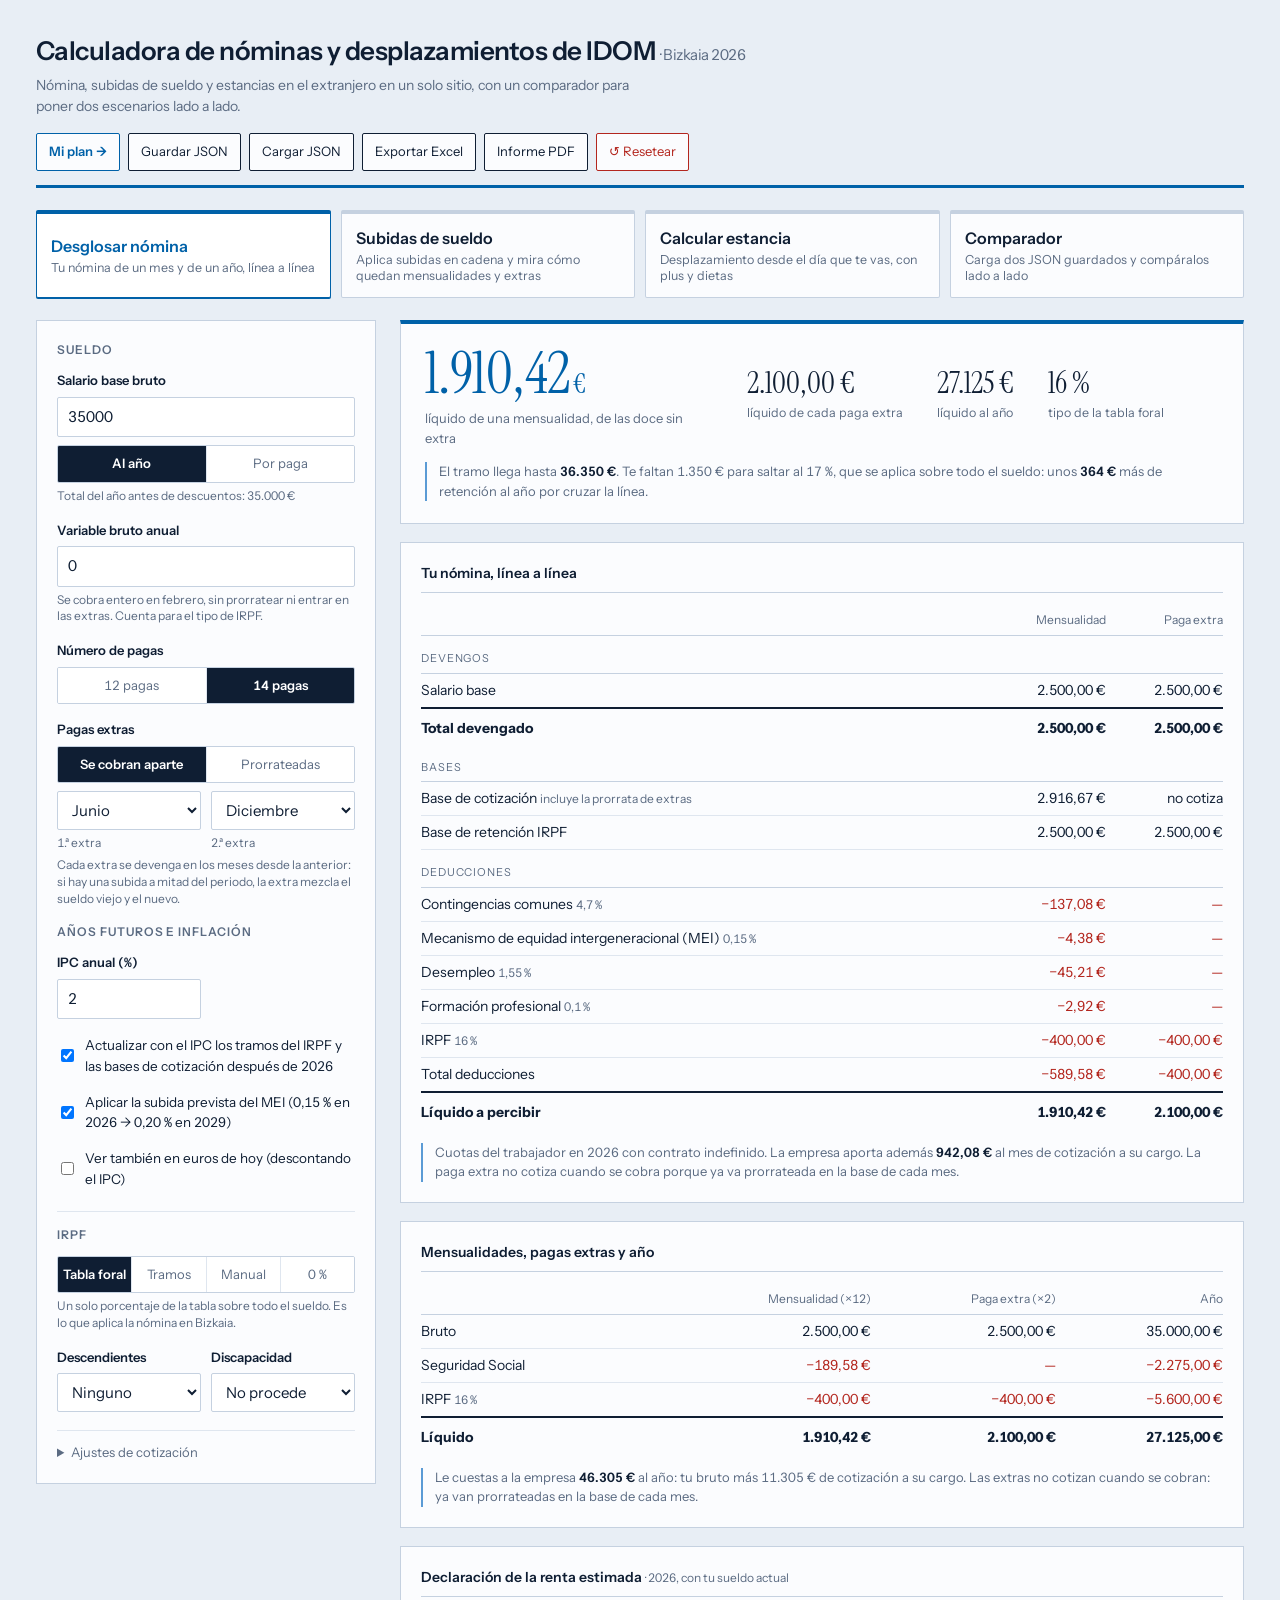
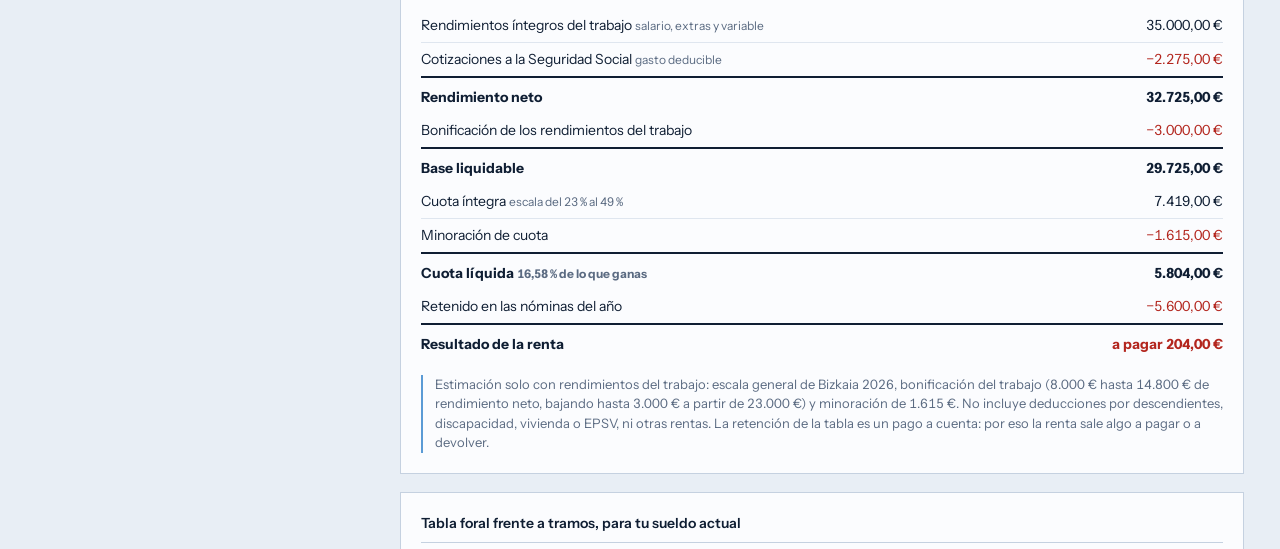
<file: index.html>
<!DOCTYPE html>
<html lang="es">
<head>
<meta charset="utf-8">
<meta name="viewport" content="width=device-width, initial-scale=1">
<title>Calculadora de nóminas y desplazamientos · IDOM</title>
<meta http-equiv="refresh" content="0; url=calculadora-idom.html">
<style>body{font-family:system-ui,sans-serif;background:#E8EEF5;color:#0F1E33;padding:40px 16px}a{color:#0061A8}</style>
</head>
<body>
<p>Abriendo la calculadora… Si no se abre sola, <a href="calculadora-idom.html">pulsa aquí</a>.</p>
</body>
</html>
</file>
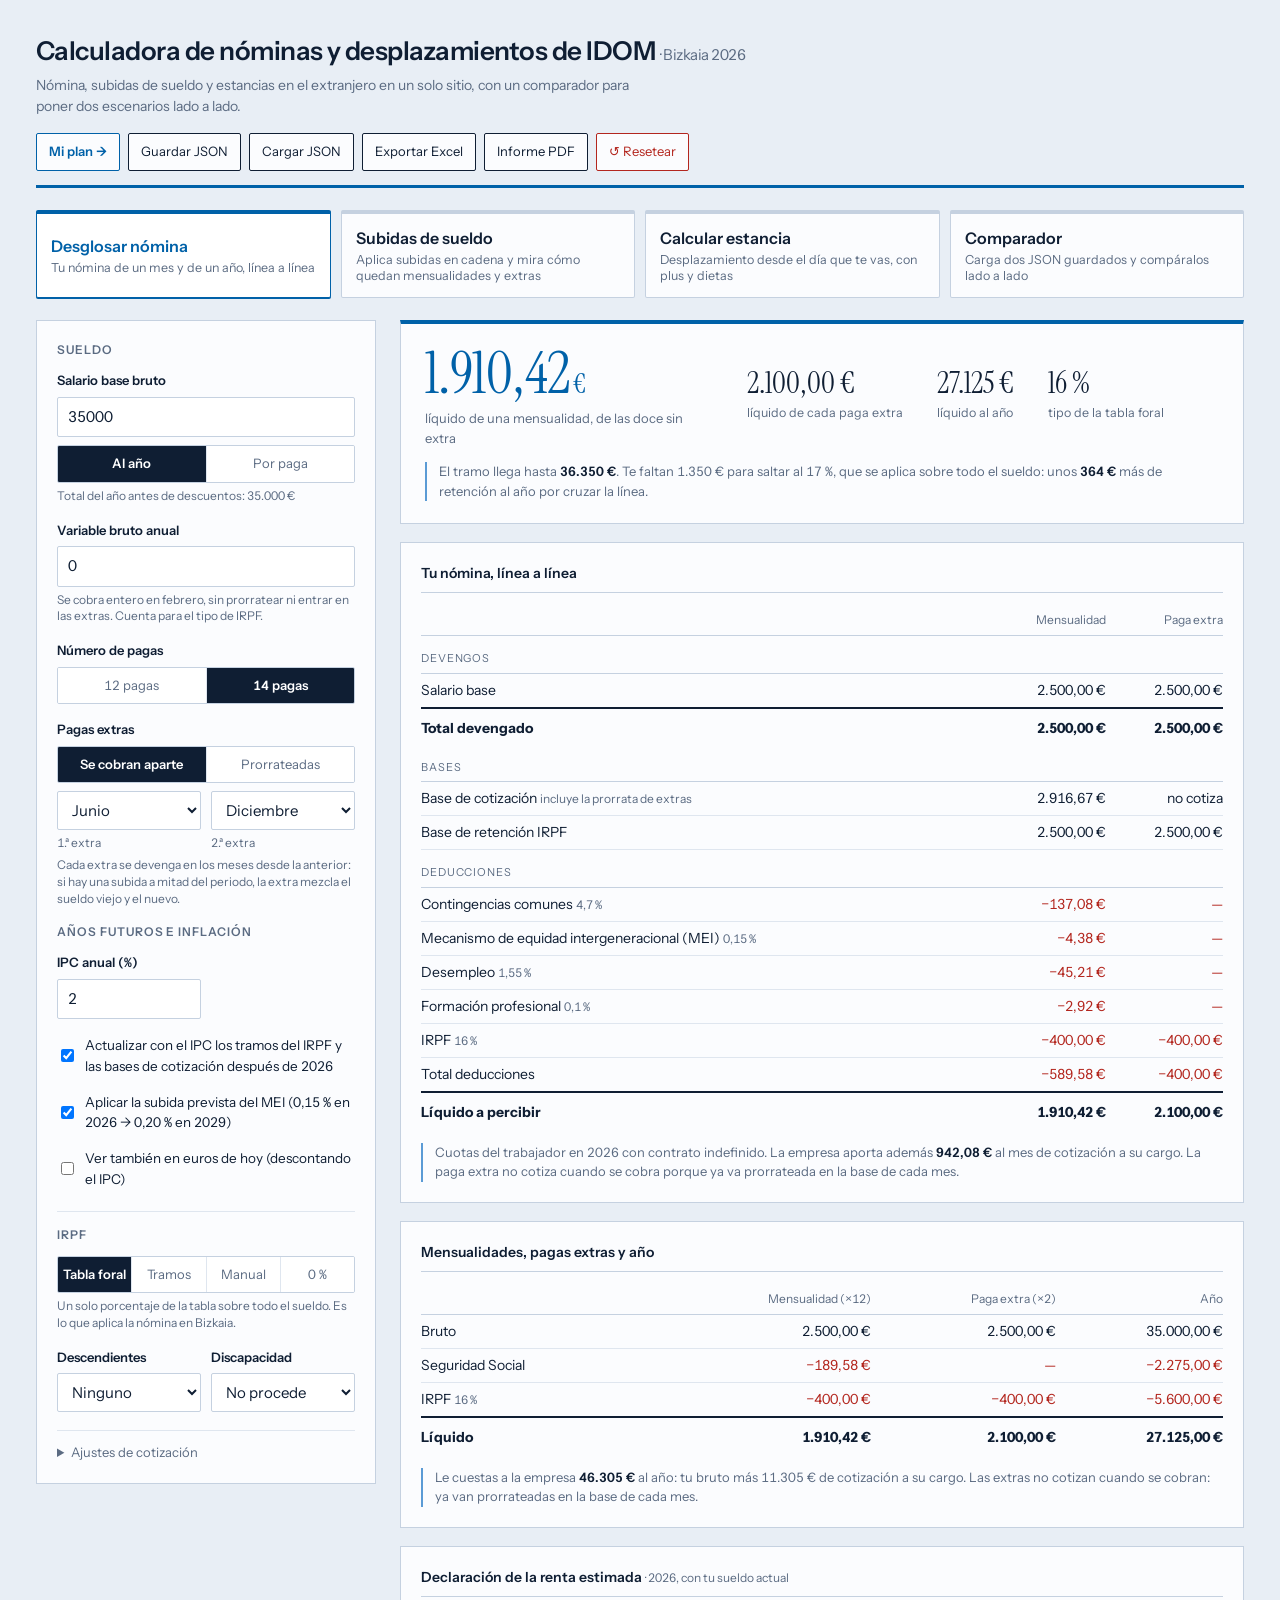
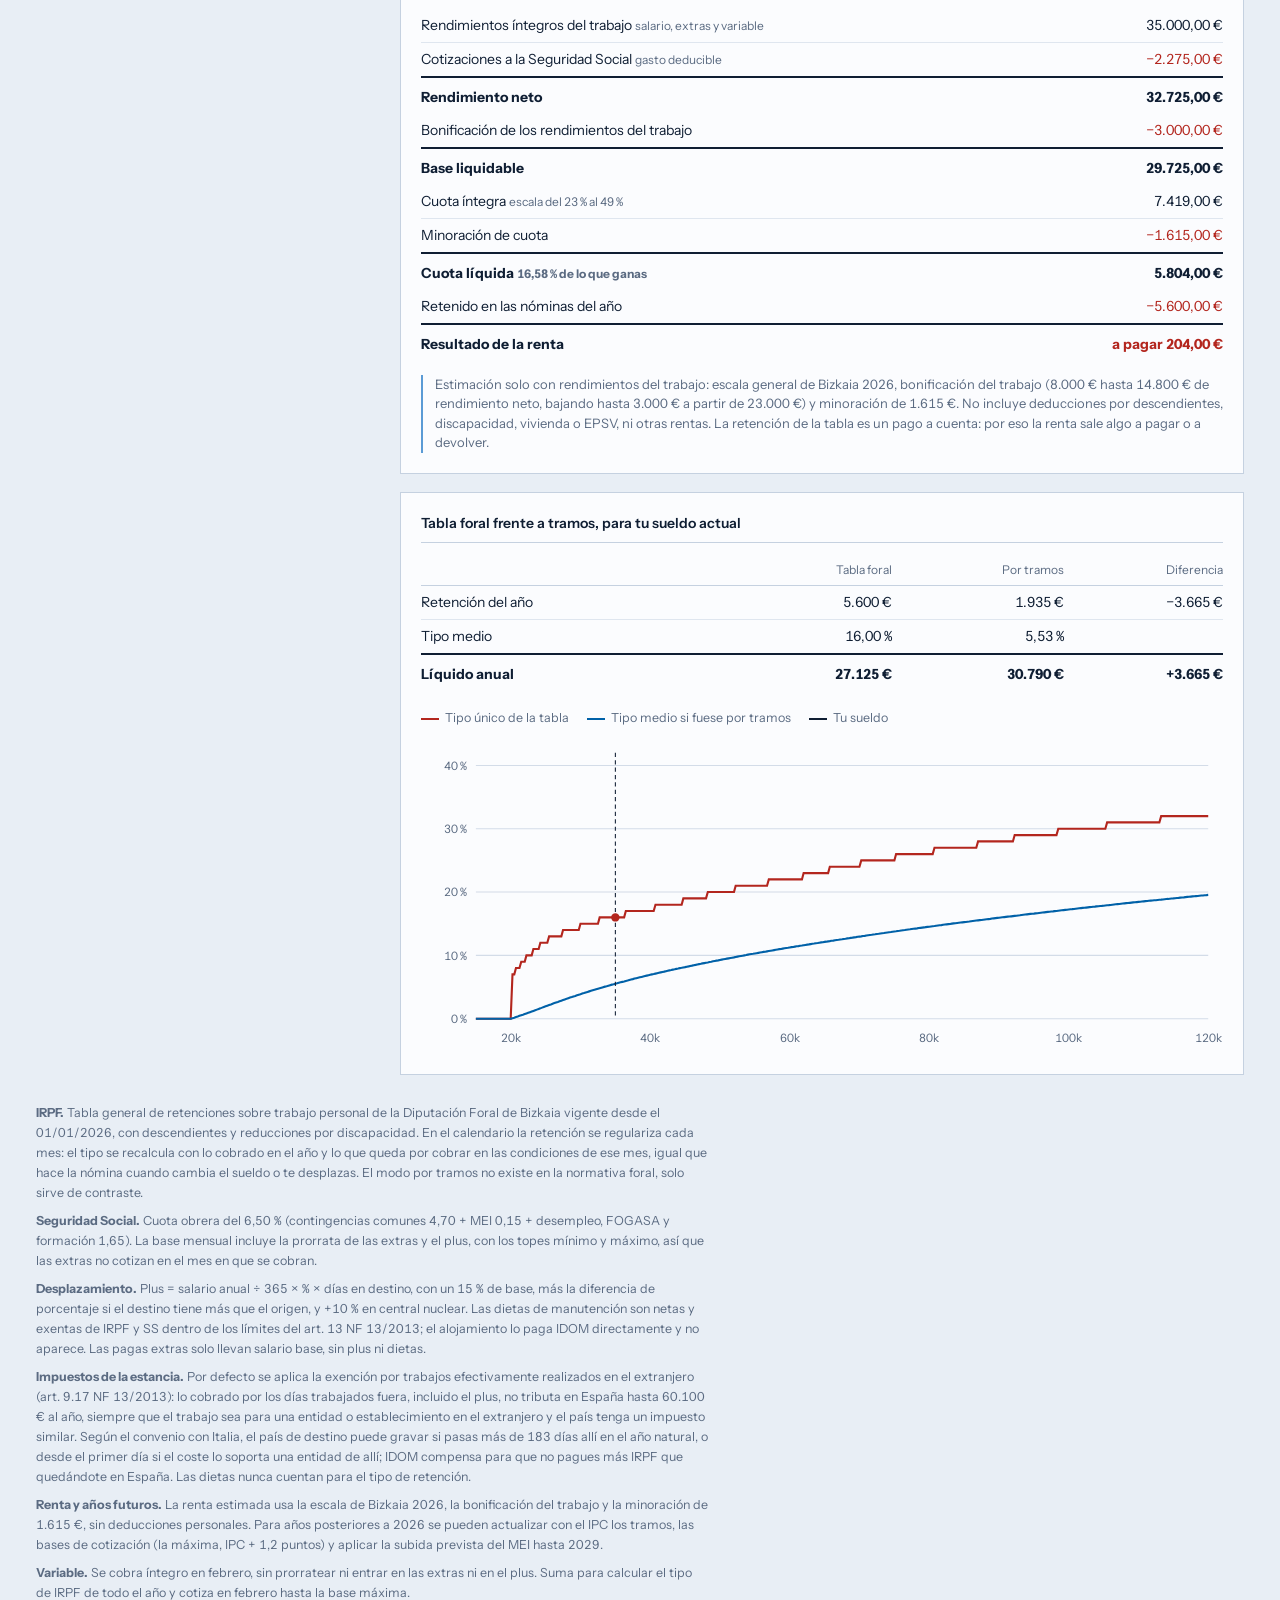
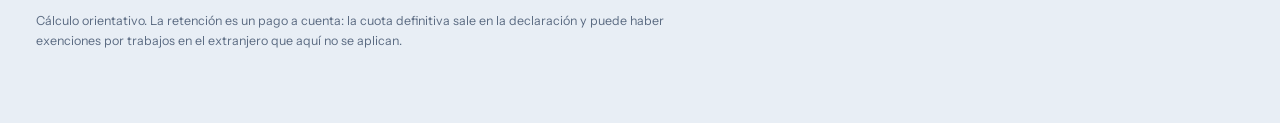
<file: src/index.html>
<!DOCTYPE html>
<html lang="es">
<head>
<meta charset="utf-8">
<meta name="viewport" content="width=device-width, initial-scale=1, viewport-fit=cover">
<meta name="theme-color" content="#0061A8">
<meta name="apple-mobile-web-app-capable" content="yes">
<meta name="mobile-web-app-capable" content="yes">
<meta name="apple-mobile-web-app-title" content="Calculadora IDOM">
<title>Calculadora de nóminas y desplazamientos · IDOM</title>
<link rel="preconnect" href="https://fonts.googleapis.com">
<link rel="preconnect" href="https://fonts.gstatic.com" crossorigin>
<link href="https://fonts.googleapis.com/css2?family=Instrument+Sans:ital,wght@0,400..700;1,400&family=Instrument+Serif:ital@0;1&display=swap" rel="stylesheet">
<link rel="manifest" href="manifest.webmanifest">
<link rel="icon" href="icono.svg" type="image/svg+xml">
<link rel="apple-touch-icon" href="icono-180.png">
<script src="vendor/xlsx.full.min.js"></script>
<link rel="stylesheet" href="estilos.css">
</head>
<body class="m-desglose irpf-tabla">
<div class="wrap">
<div id="impresion"></div>

<header>
  <div>
    <h1>Calculadora de nóminas y desplazamientos de IDOM <span class="tag" style="font-size:15px;font-weight:400">· Bizkaia 2026</span></h1>
    <p>Nómina, subidas de sueldo y estancias en el extranjero en un solo sitio, con un comparador para poner dos escenarios lado a lado.</p>
  </div>
  <div class="acciones">
    <a class="btn plan-link" href="plan.html">Mi plan →</a>
    <button class="btn" type="button" id="btnGuardar">Guardar JSON</button>
    <button class="btn" type="button" id="btnCargar">Cargar JSON</button>
    <input type="file" id="fichero" accept=".json,application/json" hidden>
    <button class="btn" type="button" id="btnExcel">Exportar Excel</button>
    <button class="btn" type="button" id="btnPdf">Informe PDF</button>
    <button class="btn reset" type="button" id="btnReset" title="Volver a los valores iniciales">↺ Resetear</button>
  </div>
</header>

<nav class="modos" id="segModo" aria-label="Qué quieres calcular">
  <button type="button" data-v="desglose" aria-pressed="true"><b>Desglosar nómina</b><span>Tu nómina de un mes y de un año, línea a línea</span></button>
  <button type="button" data-v="subidas" aria-pressed="false"><b>Subidas de sueldo</b><span>Aplica subidas en cadena y mira cómo quedan mensualidades y extras</span></button>
  <button type="button" data-v="estancia" aria-pressed="false"><b>Calcular estancia</b><span>Desplazamiento desde el día que te vas, con plus y dietas</span></button>
  <button type="button" data-v="comparador" aria-pressed="false"><b>Comparador</b><span>Carga dos JSON guardados y compáralos lado a lado</span></button>
</nav>

<div class="grid">

  <!-- ================= PANEL ================= -->
  <form class="panel" id="form" onsubmit="return false">
    <h3>Sueldo</h3>
    <div class="field">
      <label class="lab" for="importe">Salario base bruto</label>
      <input class="big-input" type="number" id="importe" value="35000" min="0" step="100">
      <div class="seg" style="margin-top:8px" id="segImporte">
        <button type="button" data-v="anual" aria-pressed="true">Al año</button>
        <button type="button" data-v="paga" aria-pressed="false">Por paga</button>
      </div>
      <div class="hint" id="hintImporte"></div>
    </div>
    <div class="field">
      <label class="lab" for="variable">Variable bruto anual</label>
      <input type="number" id="variable" value="0" min="0" step="100">
      <div class="hint">Se cobra entero en febrero, sin prorratear ni entrar en las extras. Cuenta para el tipo de IRPF.</div>
    </div>

    <div class="field">
      <label class="lab">Número de pagas</label>
      <div class="seg" id="segPagas">
        <button type="button" data-v="12" aria-pressed="false">12 pagas</button>
        <button type="button" data-v="14" aria-pressed="true">14 pagas</button>
      </div>
    </div>
    <div class="field solo-14">
      <label class="lab">Pagas extras</label>
      <div class="seg no-estancia" id="segCobro">
        <button type="button" data-v="aparte" aria-pressed="true">Se cobran aparte</button>
        <button type="button" data-v="prorr" aria-pressed="false">Prorrateadas</button>
      </div>
      <div class="hint solo-estancia" style="margin-top:0">En la estancia cada extra sale como partida aparte en su mes.</div>
      <div class="row2" style="margin-top:8px">
        <div><select id="extra1" aria-label="Mes de la primera extra"></select><div class="hint">1.ª extra</div></div>
        <div><select id="extra2" aria-label="Mes de la segunda extra"></select><div class="hint">2.ª extra</div></div>
      </div>
      <div class="hint">Cada extra se devenga en los meses desde la anterior: si hay una subida a mitad del periodo, la extra mezcla el sueldo viejo y el nuevo.</div>
    </div>

    <div class="no-desglose">
    <h3>Subidas de sueldo, en cadena</h3>
    <div id="subidas"></div>
    <div class="quick" id="quickSub">
      <button type="button" data-p="1">+1 %</button>
      <button type="button" data-p="2">+2 %</button>
      <button type="button" data-p="3">+3 %</button>
      <button type="button" data-p="5">+5 %</button>
      <button type="button" data-p="10">+10 %</button>
    </div>
    <div class="hint" id="hintSubidas"></div>
    </div>

    <div class="solo-estancia">
      <h3>Desplazamiento</h3>
      <div class="field">
        <label class="lab" for="origen">País de origen</label>
        <select id="origen"></select>
      </div>
      <div class="field">
        <label class="lab" for="destino">País o ciudad de destino</label>
        <select id="destino"></select>
      </div>
      <div class="field">
        <label class="check"><input type="checkbox" id="nuclear"> Central nuclear (+10 % de plus)</label>
      </div>
      <div class="field">
        <label class="check"><input type="checkbox" id="est2"> Vuelta a España a mitad de la estancia</label>
      </div>
      <div class="field">
        <div class="row2 fechas-est">
          <div><label class="lab" for="salida">Día de salida</label><input type="date" id="salida" value="2026-10-15"></div>
          <div class="solo-est2"><label class="lab" for="vueltaEsp">Vuelves a España</label><input type="date" id="vueltaEsp" value="2027-04-01"></div>
          <div class="solo-est2"><label class="lab" for="idaDeNuevo">Regresas a la estancia</label><input type="date" id="idaDeNuevo" value="2027-05-15"></div>
          <div><label class="lab" for="regreso"><span class="no-est2">Día de regreso</span><span class="solo-est2">Vuelta definitiva</span></label><input type="date" id="regreso" value="2027-12-20"></div>
        </div>
        <div class="hint no-est2">El resto del año cobras el sueldo de origen.</div>
        <div class="hint solo-est2">Mismo destino, con un tramo en España en medio (por ejemplo Italia, España, Italia). En ese tramo cobras el sueldo español, sin plus ni dietas. La regla de los 183 días suma los dos tramos fuera.</div>
      </div>
      <div class="field">
        <label class="lab">Periodo a calcular</label>
        <div class="seg" id="segPeriodo">
          <button type="button" data-v="estancia" aria-pressed="true">Solo la estancia</button>
          <button type="button" data-v="custom" aria-pressed="false">Otro periodo</button>
        </div>
        <div class="row2 solo-custom" style="margin-top:8px">
          <div><input type="month" id="calcDesde" value="2026-01" aria-label="Calcular desde" placeholder="AAAA-MM"><div class="hint">Desde</div></div>
          <div><input type="month" id="calcHasta" value="2027-12" aria-label="Calcular hasta" placeholder="AAAA-MM"><div class="hint">Hasta</div></div>
        </div>
        <div class="hint solo-custom">Meses completos. Los que caen fuera de la estancia van con el sueldo español; por ejemplo, de enero a octubre aunque vuelvas en julio.</div>
      </div>
      <div class="field">
        <label class="lab" for="modoDias">Días en destino (para plus y dietas)</label>
        <select id="modoDias">
          <option value="fijo">Un número fijo al mes</option>
          <option value="laborables">Laborables según calendario (lunes a viernes)</option>
          <option value="naturales">Todos los días naturales</option>
        </select>
        <div class="row2 solo-dias-fijo" style="margin-top:8px">
          <div><input type="number" id="diasDef" value="22" min="0" max="31" aria-label="Días en destino en un mes completo"><div class="hint">días en un mes completo</div></div>
        </div>
        <div class="hint">Se puede cambiar mes a mes en la tabla del calendario. Las dietas no cuentan para el tipo de IRPF.</div>
      </div>

      <h3>Impuestos de la estancia</h3>
      <div class="field">
        <label class="lab" for="regimen">Cómo tributa lo cobrado fuera</label>
        <select id="regimen">
          <option value="917">Exención por trabajos en el extranjero (art. 9.17)</option>
          <option value="183">Regla simplificada de los 183 días</option>
          <option value="ninguno">Tributa todo en España</option>
        </select>
        <div class="hint" id="hintRegimen"></div>
      </div>
      <div class="field solo-917">
        <label class="check"><input type="checkbox" id="aplicaNomina" checked> IDOM aplica la exención ya en la nómina</label>
        <div class="hint">Si no, te retienen como siempre y lo recuperas en la declaración de la renta.</div>
      </div>
      <div class="field">
        <label class="check"><input type="checkbox" id="costeDestino"> El coste lo soporta una entidad del país de destino (filial, sucursal o cliente allí)</label>
        <div class="hint">Con el convenio, el país de destino puede gravarte si pasas más de 183 días allí en el año natural, o desde el primer día si se cumple esta casilla.</div>
      </div>
      <div class="field">
        <label class="check"><input type="checkbox" id="tope" checked> IDOM compensa para que no pagues más IRPF que quedándote en España</label>
      </div>
    </div>

    <div class="solo-subidas">
      <h3>Calendario</h3>
      <div class="field">
        <label class="lab" for="anio">Ver mes a mes desde el año</label>
        <input type="number" id="anio" value="2026" min="2000" max="2100">
      </div>
    </div>

    <div class="no-comparador">
      <h3>Años futuros e inflación</h3>
      <div class="field">
        <div class="row2">
          <div><label class="lab" for="ipc">IPC anual (%)</label><input type="number" id="ipc" value="2" step="0.1" min="-5" max="20"></div>
        </div>
      </div>
      <div class="field">
        <label class="check"><input type="checkbox" id="indexar" checked> Actualizar con el IPC los tramos del IRPF y las bases de cotización después de 2026</label>
      </div>
      <div class="field">
        <label class="check"><input type="checkbox" id="meiProg" checked> Aplicar la subida prevista del MEI (0,15 % en 2026 → 0,20 % en 2029)</label>
      </div>
      <div class="field">
        <label class="check"><input type="checkbox" id="eurosHoy"> Ver también en euros de hoy (descontando el IPC)</label>
      </div>
    </div>

    <h3>IRPF</h3>
    <div class="field">
      <div class="seg" id="segIrpf">
        <button type="button" data-v="tabla" aria-pressed="true">Tabla foral</button>
        <button type="button" data-v="prog" aria-pressed="false">Tramos</button>
        <button type="button" data-v="manual" aria-pressed="false">Manual</button>
        <button type="button" data-v="zero" aria-pressed="false">0 %</button>
      </div>
      <div class="hint" id="hintIrpf"></div>
    </div>
    <div class="field solo-manual">
      <label class="lab" for="irpfManual">Tipo manual (%)</label>
      <input type="number" id="irpfManual" value="17" min="0" max="60" step="0.1">
    </div>
    <div class="field">
      <div class="row2">
        <div>
          <label class="lab" for="desc">Descendientes</label>
          <select id="desc">
            <option value="0" selected>Ninguno</option>
            <option value="1">1</option><option value="2">2</option>
            <option value="3">3</option><option value="4">4</option>
            <option value="5">5</option><option value="6">6 o más</option>
          </select>
        </div>
        <div>
          <label class="lab" for="disc">Discapacidad</label>
          <select id="disc">
            <option value="0" selected>No procede</option>
            <option value="1">Apdo. 4.a)</option>
            <option value="2">Apdos. 4.b) y c)</option>
          </select>
        </div>
      </div>
    </div>

    <details>
      <summary>Ajustes de cotización</summary>
      <div class="adv">
        <div class="field">
          <label class="lab" for="tipoSS">Cuota obrera (%)</label>
          <input type="number" id="tipoSS" value="6.50" step="0.01" min="0">
        </div>
        <div class="field">
          <label class="lab" for="tipoEmp">Cuota empresa (%)</label>
          <input type="number" id="tipoEmp" value="32.30" step="0.01" min="0">
        </div>
        <div class="field">
          <label class="lab" for="baseMin">Base mínima (€/mes)</label>
          <input type="number" id="baseMin" value="1649.70" step="0.01" min="0">
        </div>
        <div class="field">
          <label class="lab" for="baseMax">Base máxima (€/mes)</label>
          <input type="number" id="baseMax" value="5101.20" step="0.01" min="0">
        </div>
      </div>
    </details>
  </form>

  <!-- ================= RESULTADOS ================= -->
  <div id="resultados">

    <!-- ========== DESGLOSE Y SUBIDAS ========== -->
    <div class="no-estancia">
      <div class="hero solo-desglose">
        <div class="row">
          <div>
            <div class="figure" id="nHeroNeto">—</div>
            <div class="fig-lab" id="nHeroLab">líquido de una mensualidad</div>
          </div>
          <div class="solo-extra-aparte" id="nHeroExtraBox">
            <div class="sub" id="nHeroExtra">—</div>
            <div class="sub-lab">líquido de cada paga extra</div>
          </div>
          <div id="nHeroVarBox">
            <div class="sub" id="nHeroVar">—</div>
            <div class="sub-lab">líquido del variable, en febrero</div>
          </div>
          <div>
            <div class="sub" id="nHeroAnual">—</div>
            <div class="sub-lab">líquido al año</div>
          </div>
          <div>
            <div class="sub" id="nHeroTipo">—</div>
            <div class="sub-lab" id="nHeroTipoLab">retención IRPF</div>
          </div>
        </div>
        <div class="note" id="nTramoNota"></div>
      </div>

      <div class="panel solo-desglose" style="margin-top:18px">
        <h2>Tu nómina, línea a línea</h2>
        <div class="ancho"><table id="nNomina"></table></div>
        <div class="note" id="nNominaNota"></div>
      </div>

      <div class="panel solo-desglose" style="margin-top:18px">
        <h2>Mensualidades, pagas extras y año</h2>
        <div class="ancho"><table id="nTablaReparto"></table></div>
        <div class="note" id="nCosteNota"></div>
      </div>

      <div class="panel solo-desglose" style="margin-top:18px">
        <h2>Declaración de la renta estimada <span class="tag" id="nRentaTag"></span></h2>
        <div class="ancho"><table id="nRenta"></table></div>
        <div class="note" id="nRentaNota"></div>
      </div>

      <div class="hero solo-subidas">
        <div class="row">
          <div>
            <div class="figure" id="sHeroNeto">—</div>
            <div class="fig-lab" id="sHeroLab">líquido de una mensualidad tras las subidas</div>
          </div>
          <div id="sHeroExtraBox">
            <div class="sub" id="sHeroExtra">—</div>
            <div class="sub-lab" id="sHeroExtraLab">líquido de cada paga extra</div>
          </div>
          <div>
            <div class="sub" id="sHeroBruto">—</div>
            <div class="sub-lab" id="sHeroBrutoLab">bruto anual al final</div>
          </div>
          <div>
            <div class="sub" id="sHeroGana">—</div>
            <div class="sub-lab">más de líquido al año que hoy</div>
          </div>
        </div>
      </div>

      <div class="panel solo-subidas" style="margin-top:18px">
        <h2>Subidas encadenadas <span class="tag">· cada una sobre el sueldo que deja la anterior</span></h2>
        <div class="scrollx"><table id="nRecorrido"></table></div>
        <div class="note" id="nRecorridoNota"></div>
        <div class="chartbox">
          <div class="legend">
            <span><span class="key" style="background:var(--red)"></span>Líquido anual con la tabla foral</span>
            <span><span class="key" style="background:var(--teal)"></span>Líquido anual si fuese por tramos</span>
            <span><span class="key" style="background:var(--ink)"></span>Hoy y cada subida</span>
          </div>
          <svg id="chartNeto" viewBox="0 0 760 300" role="img" aria-label="Líquido anual en función del salario bruto"></svg>
        </div>
      </div>

      <div class="panel solo-subidas" style="margin-top:18px">
        <h2>Mes a mes <span class="tag" id="nCalTag"></span></h2>
        <div id="nCalendario"></div>
      </div>

      <div class="panel solo-desglose" style="margin-top:18px">
        <h2>Tabla foral frente a tramos, para tu sueldo actual</h2>
        <table>
          <tr class="th"><td></td><td class="n">Tabla foral</td><td class="n">Por tramos</td><td class="n">Diferencia</td></tr>
          <tr><td>Retención del año</td><td class="n" id="cU">—</td><td class="n" id="cP">—</td><td class="n" id="cD">—</td></tr>
          <tr><td>Tipo medio</td><td class="n" id="cUt">—</td><td class="n" id="cPt">—</td><td class="n"></td></tr>
          <tr class="total"><td>Líquido anual</td><td class="n" id="cUn">—</td><td class="n" id="cPn">—</td><td class="n" id="cDn">—</td></tr>
        </table>
        <div class="chartbox">
          <div class="legend">
            <span><span class="key" style="background:var(--red)"></span>Tipo único de la tabla</span>
            <span><span class="key" style="background:var(--teal)"></span>Tipo medio si fuese por tramos</span>
            <span><span class="key" style="background:var(--ink)"></span>Tu sueldo</span>
          </div>
          <svg id="chartTipo" viewBox="0 0 760 300" role="img" aria-label="Tipo de retención según el salario bruto anual"></svg>
        </div>
      </div>
    </div>

    <!-- ========== COMPARADOR ========== -->
    <div class="solo-comparador">
      <div class="slots" id="cmpSlots"></div>
      <input type="file" id="cmpFichero" accept=".json,application/json" hidden>
      <div class="panel" style="margin-top:18px">
        <h2>Comparación</h2>
        <div class="kpis" id="cmpKpis" style="margin-bottom:16px"></div>
        <div class="ancho"><table id="cmpTabla"></table></div>
        <div class="note" id="cmpNota"></div>
      </div>
      <div class="panel" id="cmpMesesPanel" style="margin-top:18px">
        <h2>Mes a mes <span class="tag" id="cmpMesesTag"></span></h2>
        <div class="legend" id="cmpLeyenda"></div>
        <svg id="chartCmp" viewBox="0 0 1200 280" role="img" aria-label="Líquido de cada mes en cada escenario"></svg>
        <div class="scrollx" style="margin-top:14px"><table class="cal" id="cmpMeses"></table></div>
      </div>
    </div>

    <!-- ========== ESTANCIA ========== -->
    <div class="solo-estancia">
      <div id="eAviso"></div>
      <div id="eContenido">
        <div class="panel dash">
          <div class="dash-head">
            <h2 style="border:0;margin:0;padding:0">Tu estancia <span class="tag" id="eDashTag"></span></h2>
            <div class="cfg" id="eCfg" style="margin:0;padding:0;border:0"></div>
          </div>
          <div class="kpis" id="eKpis"></div>
        </div>

        <div class="dos">
        <div class="panel" style="margin-top:18px">
          <h2>Desglose de la estancia <span class="tag" id="eResTag"></span></h2>
          <div class="ancho"><table id="eResumen"></table></div>
          <div class="note" id="eResNota"></div>
        </div>

        <div class="panel" style="margin-top:18px">
          <h2>Líquido de cada mes de estancia</h2>
          <div class="legend">
            <span><span class="key bar" style="background:var(--teal)"></span>Desplazado</span>
            <span><span class="key" style="background:var(--ink)"></span>Si te hubieras quedado, los mismos días</span>
          </div>
          <svg id="chartEstancia" viewBox="0 0 760 300" role="img" aria-label="Líquido de cada mes de estancia frente a quedarse"></svg>
        </div>
        </div>

        <div class="panel" style="margin-top:18px">
          <h2>IRPF y residencia fiscal, año a año</h2>
          <div class="ancho"><table id="eAnios"></table></div>
          <div class="note" id="eAniosNota"></div>
        </div>

      </div>
    </div>

  </div>
</div>

<div class="solo-estancia" id="eCalPanel">
  <div class="panel" style="margin-top:18px">
    <h2>Mes a mes, solo el periodo de estancia</h2>
    <div class="hint" style="margin:-4px 0 6px">Salario y pagas extras en proporción a los días naturales fuera de cada mes. Los días en destino (los que cuentan para plus y dietas) se pueden editar; los meses cambiados quedan marcados. <button type="button" class="btn" id="btnResetDias" style="padding:3px 8px;font-size:12px;margin-left:6px">Volver a los días por defecto</button></div>
    <div id="eCalendario"></div>
  </div>
</div>

    <footer>
      <p><b>IRPF.</b> Tabla general de retenciones sobre trabajo personal de la Diputación Foral de Bizkaia vigente desde el 01/01/2026, con descendientes y reducciones por discapacidad. En el calendario la retención se regulariza cada mes: el tipo se recalcula con lo cobrado en el año y lo que queda por cobrar en las condiciones de ese mes, igual que hace la nómina cuando cambia el sueldo o te desplazas. El modo por tramos no existe en la normativa foral, solo sirve de contraste.</p>
      <p><b>Seguridad Social.</b> Cuota obrera del 6,50 % (contingencias comunes 4,70 + MEI 0,15 + desempleo, FOGASA y formación 1,65). La base mensual incluye la prorrata de las extras y el plus, con los topes mínimo y máximo, así que las extras no cotizan en el mes en que se cobran.</p>
      <p><b>Desplazamiento.</b> Plus = salario anual ÷ 365 × % × días en destino, con un 15 % de base, más la diferencia de porcentaje si el destino tiene más que el origen, y +10 % en central nuclear. Las dietas de manutención son netas y exentas de IRPF y SS dentro de los límites del art. 13 NF 13/2013; el alojamiento lo paga IDOM directamente y no aparece. Las pagas extras solo llevan salario base, sin plus ni dietas.</p>
      <p><b>Impuestos de la estancia.</b> Por defecto se aplica la exención por trabajos efectivamente realizados en el extranjero (art. 9.17 NF 13/2013): lo cobrado por los días trabajados fuera, incluido el plus, no tributa en España hasta 60.100 € al año, siempre que el trabajo sea para una entidad o establecimiento en el extranjero y el país tenga un impuesto similar. Según el convenio con Italia, el país de destino puede gravar si pasas más de 183 días allí en el año natural, o desde el primer día si el coste lo soporta una entidad de allí; IDOM compensa para que no pagues más IRPF que quedándote en España. Las dietas nunca cuentan para el tipo de retención.</p>
      <p><b>Renta y años futuros.</b> La renta estimada usa la escala de Bizkaia 2026, la bonificación del trabajo y la minoración de 1.615 €, sin deducciones personales. Para años posteriores a 2026 se pueden actualizar con el IPC los tramos, las bases de cotización (la máxima, IPC + 1,2 puntos) y aplicar la subida prevista del MEI hasta 2029.</p>
      <p><b>Variable.</b> Se cobra íntegro en febrero, sin prorratear ni entrar en las extras ni en el plus. Suma para calcular el tipo de IRPF de todo el año y cotiza en febrero hasta la base máxima.</p>
      <p>Cálculo orientativo. La retención es un pago a cuenta: la cuota definitiva sale en la declaración y puede haber exenciones por trabajos en el extranjero que aquí no se aplican.</p>
    </footer>
</div>

<div id="barraMovil" role="region" aria-label="Resultado">
  <div class="bm-txt"><div class="bm-v" id="bmV">—</div><div class="bm-l" id="bmL"></div></div>
  <button type="button" id="bmDatos">Datos</button>
  <button type="button" id="bmRes" class="on">Resultado</button>
</div>
<script src="datos.js"></script>
<script src="motor.js"></script>
<script src="params.js"></script>
<script src="app.js"></script>
</body>
</html>
</file>
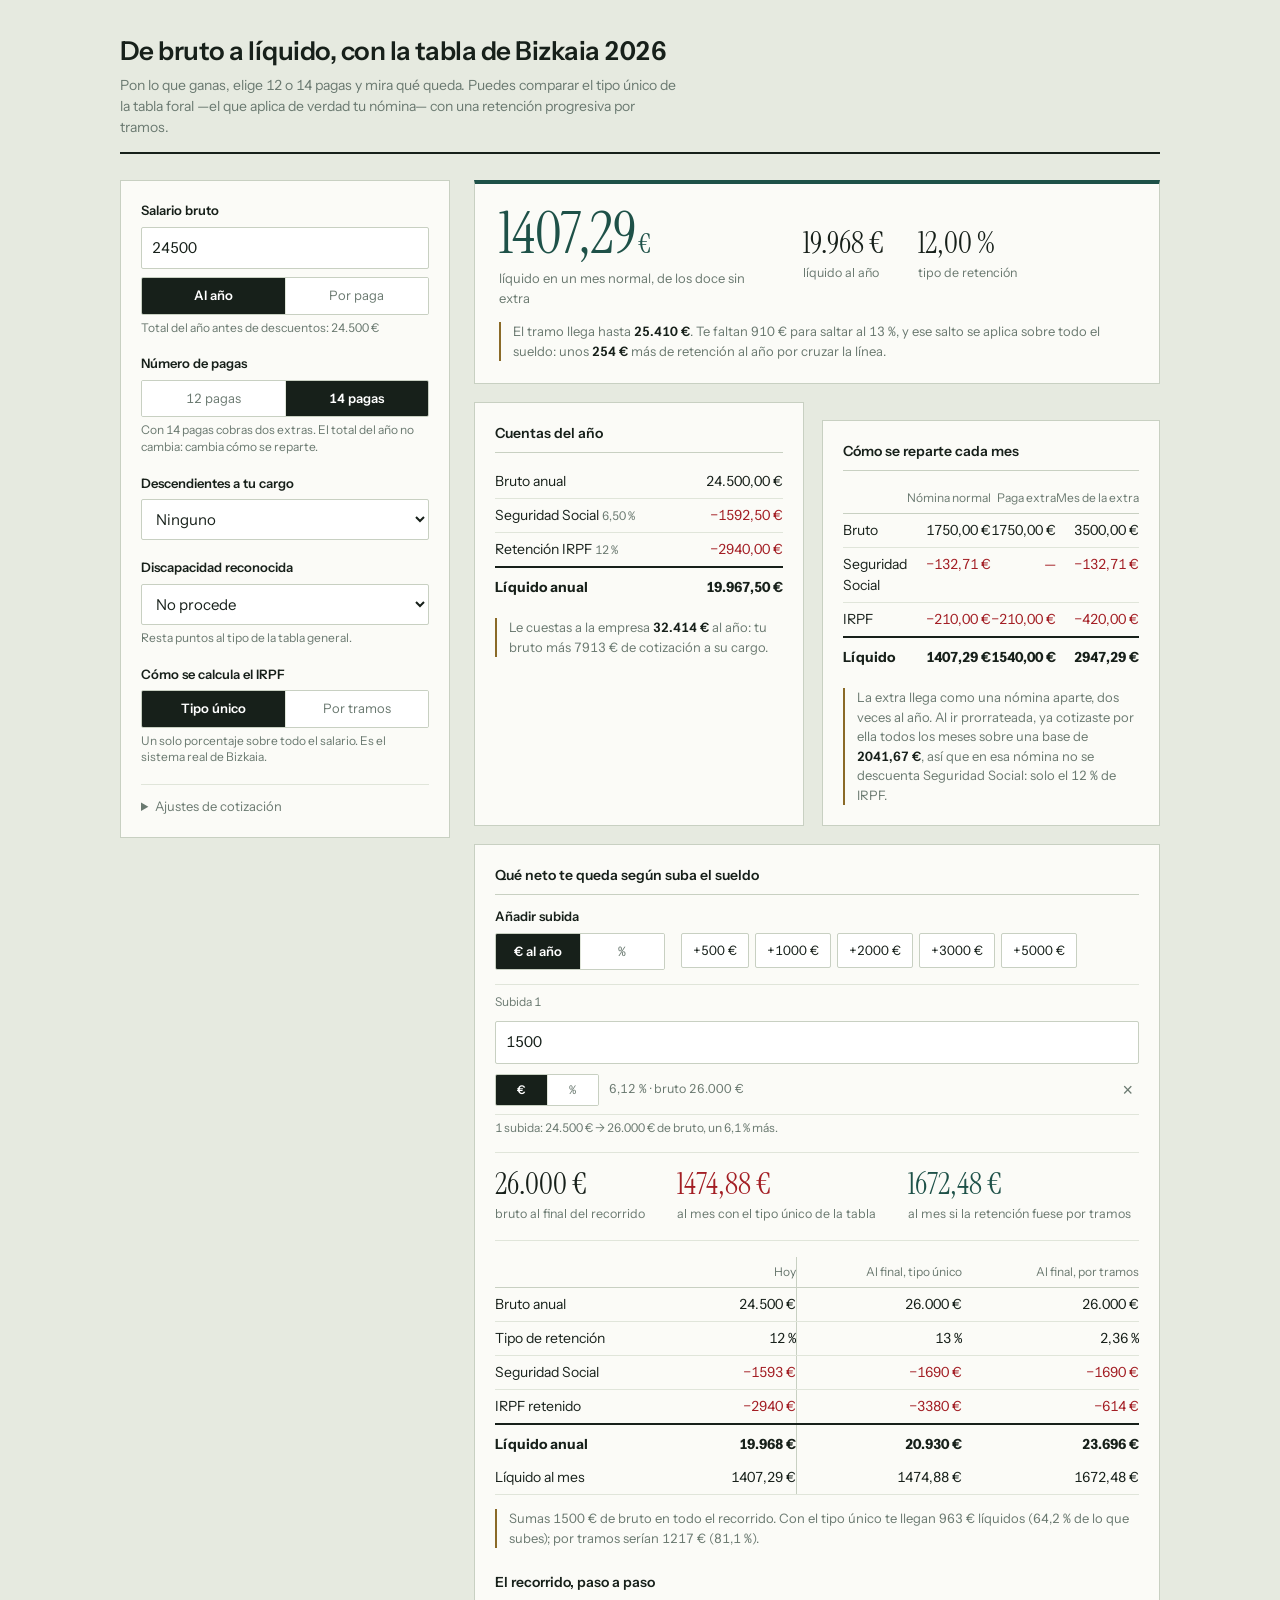
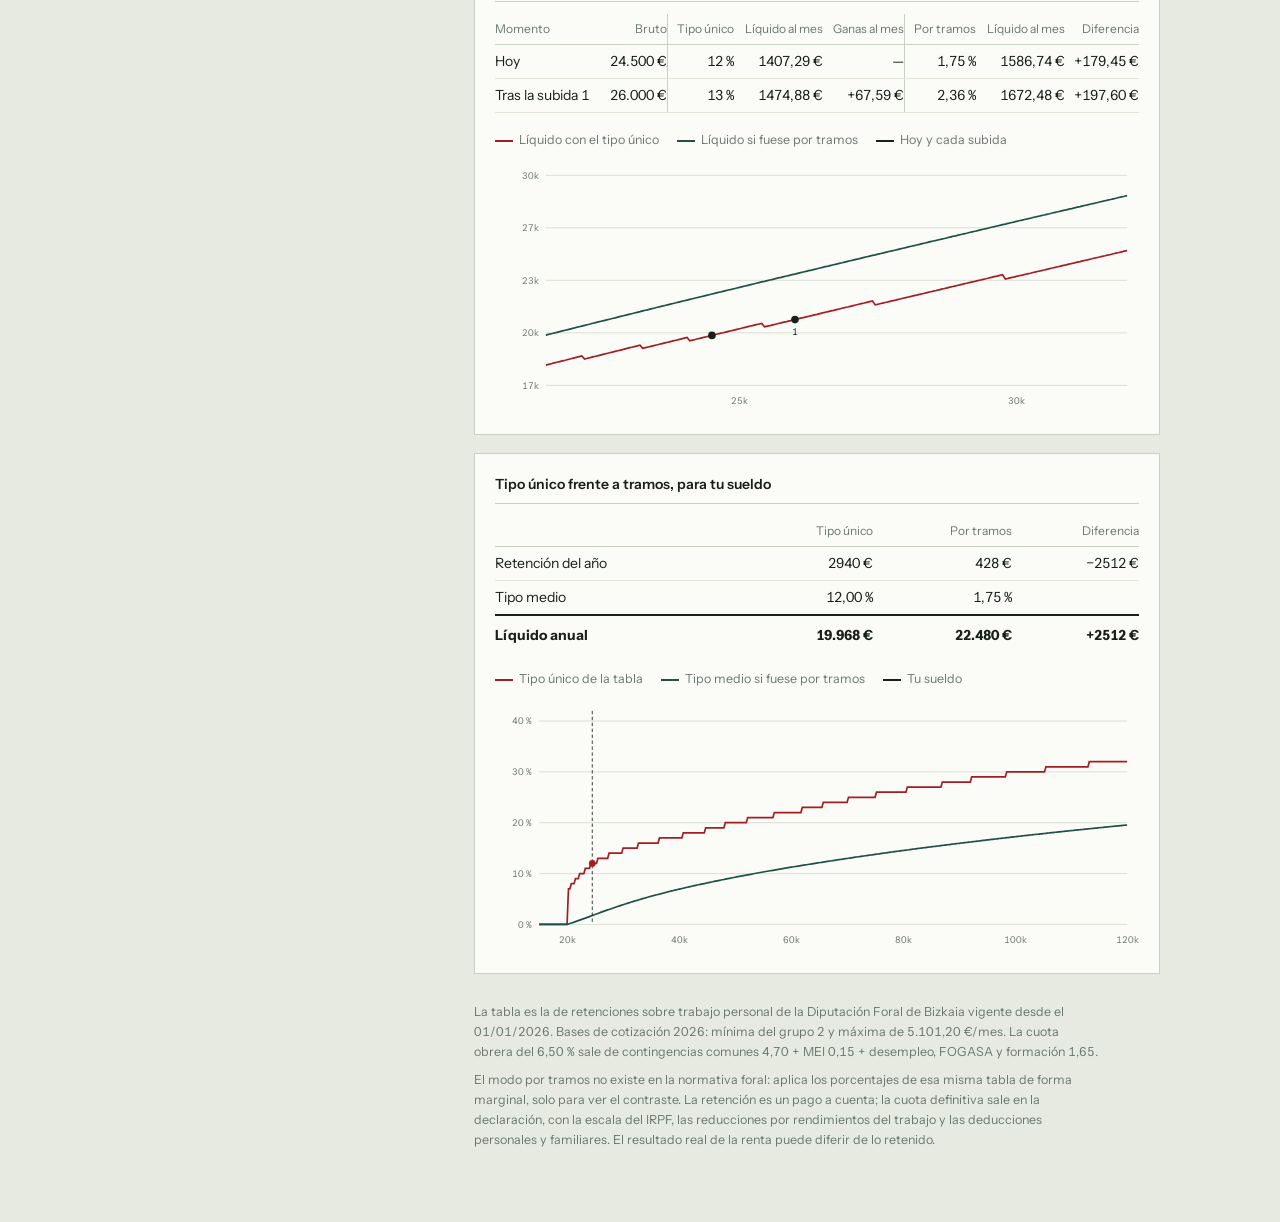
<file: calculadora-nomina-bizkaia-2026 (2).html>
<!DOCTYPE html>
<html lang="es">
<head>
<meta charset="utf-8">
<meta name="viewport" content="width=device-width, initial-scale=1">
<title>Calculadora de nómina · Bizkaia 2026</title>
<link rel="preconnect" href="https://fonts.googleapis.com">
<link rel="preconnect" href="https://fonts.gstatic.com" crossorigin>
<link href="https://fonts.googleapis.com/css2?family=Instrument+Sans:ital,wght@0,400..700;1,400&family=Instrument+Serif:ital@0;1&display=swap" rel="stylesheet">
<style>
  :root{
    --paper:#E6EAE0;
    --card:#FBFBF7;
    --ink:#17201A;
    --muted:#6A7970;
    --line:#C8D0C2;
    --line-soft:#E0E5DA;
    --red:#A31E24;
    --teal:#1E5148;
    --gold:#8A6A28;
  }
  *{box-sizing:border-box}
  html,body{margin:0;padding:0}
  body{
    background:var(--paper);
    color:var(--ink);
    font-family:"Instrument Sans",system-ui,sans-serif;
    font-size:15px;
    line-height:1.5;
    -webkit-font-smoothing:antialiased;
    font-variant-numeric:tabular-nums;
  }
  .wrap{max-width:1080px;margin:0 auto;padding:32px 20px 64px}

  header{border-bottom:2px solid var(--ink);padding-bottom:14px;margin-bottom:26px}
  h1{font-size:26px;font-weight:600;letter-spacing:-.02em;margin:0 0 4px}
  header p{margin:0;color:var(--muted);max-width:62ch;font-size:14px}

  .grid{display:grid;grid-template-columns:330px 1fr;gap:24px;align-items:start}
  @media (max-width:860px){.grid{grid-template-columns:1fr}}

  .panel{background:var(--card);border:1px solid var(--line);padding:20px}
  .panel + .panel{margin-top:18px}

  .field{margin-bottom:18px}
  .field:last-child{margin-bottom:0}
  label.lab{display:block;font-size:13px;font-weight:600;margin-bottom:6px}
  .hint{font-size:12px;color:var(--muted);margin-top:5px;line-height:1.4}

  input[type=number],select{
    width:100%;font:inherit;font-variant-numeric:tabular-nums;
    padding:9px 10px;border:1px solid var(--line);background:#fff;color:var(--ink);
    border-radius:2px;
  }
  input[type=number]:focus,select:focus,.seg button:focus-visible{outline:2px solid var(--teal);outline-offset:1px}
  .big-input{font-size:22px;font-weight:600;padding:10px}

  .seg{display:flex;border:1px solid var(--line);border-radius:2px;overflow:hidden;background:#fff}
  .seg button{
    flex:1;font:inherit;font-size:13px;padding:8px 4px;border:0;background:#fff;color:var(--muted);
    cursor:pointer;border-right:1px solid var(--line-soft);
  }
  .seg button:last-child{border-right:0}
  .seg button[aria-pressed=true]{background:var(--ink);color:#fff;font-weight:600}

  details{margin-top:18px;border-top:1px solid var(--line-soft);padding-top:12px}
  summary{cursor:pointer;font-size:13px;color:var(--muted)}
  summary:hover{color:var(--ink)}
  .adv{display:grid;grid-template-columns:1fr 1fr;gap:12px;margin-top:14px}
  .adv .field{margin-bottom:0}
  .adv label.lab{font-size:11.5px;font-weight:500;color:var(--muted)}
  .adv input{padding:6px 8px;font-size:13px}
  .check{grid-column:1/-1;display:flex;gap:8px;align-items:flex-start;font-size:12.5px;color:var(--muted)}
  .check input{margin-top:3px}

  /* results */
  .hero{background:var(--card);border:1px solid var(--line);border-top:4px solid var(--teal);padding:22px 24px}
  .hero .row{display:flex;flex-wrap:wrap;gap:34px;align-items:baseline}
  .figure{font-family:"Instrument Serif",Georgia,serif;font-size:58px;line-height:.95;letter-spacing:-.01em;color:var(--teal)}
  .figure span{font-size:26px}
  .fig-lab{font-size:13px;color:var(--muted);margin-top:8px;max-width:30ch}
  .sub{font-family:"Instrument Serif",Georgia,serif;font-size:30px;line-height:1;color:var(--ink)}
  .sub-lab{font-size:12.5px;color:var(--muted);margin-top:6px}

  .cols{display:grid;grid-template-columns:1fr 1fr;gap:18px;margin-top:18px}
  @media (max-width:720px){.cols{grid-template-columns:1fr}}

  h2{font-size:14px;font-weight:600;margin:0 0 12px;padding-bottom:8px;border-bottom:1px solid var(--line)}
  table{width:100%;border-collapse:collapse;font-size:14px}
  td{padding:6px 0;border-bottom:1px solid var(--line-soft);vertical-align:baseline}
  td.n{text-align:right;font-variant-numeric:tabular-nums;white-space:nowrap}
  tr.total td{border-bottom:0;border-top:2px solid var(--ink);font-weight:700;padding-top:9px}
  tr.neg td.n{color:var(--red)}
  .tag{font-size:12px;color:var(--muted)}
  .th td{color:var(--muted);font-size:12px;border-bottom:1px solid var(--line)}

  .note{margin-top:14px;font-size:13px;line-height:1.5;color:var(--muted);border-left:2px solid var(--gold);padding-left:12px}
  .note b{color:var(--ink);font-weight:600}

  .chartbox{margin-top:18px}
  .scrollx{overflow-x:auto}
  .scrollx table{min-width:620px}
  td.sep{border-left:1px solid var(--line)}

  .subida-bar{display:flex;flex-wrap:wrap;gap:16px;align-items:flex-end;margin-bottom:14px}

  .esc-row{display:flex;gap:10px;align-items:center;padding:8px 0;border-bottom:1px solid var(--line-soft);flex-wrap:wrap}
  .esc-row:first-child{border-top:1px solid var(--line-soft)}
  .esc-num{font-size:12px;color:var(--muted);width:68px;flex:0 0 auto}
  .esc-val{width:110px;font-size:16px;font-weight:600;padding:6px 8px}
  .esc-row .seg{width:104px;flex:0 0 auto}
  .esc-row .seg button{padding:6px 2px;font-size:12px}
  .esc-eq{font-size:12.5px;color:var(--muted);flex:1 1 140px}
  .esc-del{
    border:0;background:none;color:var(--muted);font-size:18px;line-height:1;
    cursor:pointer;padding:4px 6px;border-radius:2px;
  }
  .esc-del:hover{color:var(--red);background:#F6E9E5}
  .esc-vacia{padding:14px 0;color:var(--muted);font-size:13.5px;border-top:1px solid var(--line-soft);border-bottom:1px solid var(--line-soft)}
  .quick{display:flex;gap:6px;flex-wrap:wrap;padding-bottom:2px}
  .quick button{
    font:inherit;font-size:13px;padding:7px 11px;border:1px solid var(--line);background:#fff;
    color:var(--ink);cursor:pointer;border-radius:2px;
  }
  .quick button:hover{border-color:var(--ink)}
  .quick button[aria-pressed=true]{background:var(--ink);color:#fff;border-color:var(--ink)}
  .figs{display:flex;flex-wrap:wrap;gap:32px;padding:16px 0;border-top:1px solid var(--line-soft);border-bottom:1px solid var(--line-soft)}
  td.warn{color:var(--red);font-weight:600}
  tr.cliff td{background:#F6E9E5}
  .legend{display:flex;gap:18px;font-size:12.5px;color:var(--muted);margin-bottom:10px;flex-wrap:wrap}
  .key{display:inline-block;width:18px;height:2px;vertical-align:middle;margin-right:6px}
  svg{display:block;width:100%;height:auto}

  footer{margin-top:28px;font-size:12.5px;color:var(--muted);line-height:1.6;max-width:78ch}
  footer p{margin:0 0 8px}
</style>
</head>
<body>
<div class="wrap">

<header>
  <h1>De bruto a líquido, con la tabla de Bizkaia 2026</h1>
  <p>Pon lo que ganas, elige 12 o 14 pagas y mira qué queda. Puedes comparar el tipo único de la tabla foral —el que aplica de verdad tu nómina— con una retención progresiva por tramos.</p>
</header>

<div class="grid">

  <!-- ============ CONTROLES ============ -->
  <form class="panel" id="form" onsubmit="return false">
    <div class="field">
      <label class="lab" for="importe">Salario bruto</label>
      <input class="big-input" type="number" id="importe" value="24500" min="0" step="100">
      <div class="seg" style="margin-top:8px" id="segModo">
        <button type="button" data-v="anual" aria-pressed="true">Al año</button>
        <button type="button" data-v="paga" aria-pressed="false">Por paga</button>
      </div>
      <div class="hint" id="hintModo"></div>
    </div>

    <div class="field">
      <label class="lab">Número de pagas</label>
      <div class="seg" id="segPagas">
        <button type="button" data-v="12" aria-pressed="false">12 pagas</button>
        <button type="button" data-v="14" aria-pressed="true">14 pagas</button>
      </div>
      <div class="hint">Con 14 pagas cobras dos extras. El total del año no cambia: cambia cómo se reparte.</div>
    </div>

    <div class="field">
      <label class="lab" for="desc">Descendientes a tu cargo</label>
      <select id="desc">
        <option value="0" selected>Ninguno</option>
        <option value="1">1</option><option value="2">2</option>
        <option value="3">3</option><option value="4">4</option>
        <option value="5">5</option><option value="6">6 o más</option>
      </select>
    </div>

    <div class="field">
      <label class="lab" for="disc">Discapacidad reconocida</label>
      <select id="disc">
        <option value="0" selected>No procede</option>
        <option value="1">Apartado 4.a)</option>
        <option value="2">Apartados 4.b) y 4.c)</option>
      </select>
      <div class="hint">Resta puntos al tipo de la tabla general.</div>
    </div>

    <div class="field">
      <label class="lab">Cómo se calcula el IRPF</label>
      <div class="seg" id="segModoIrpf">
        <button type="button" data-v="unico" aria-pressed="true">Tipo único</button>
        <button type="button" data-v="prog" aria-pressed="false">Por tramos</button>
      </div>
      <div class="hint" id="hintIrpf"></div>
    </div>

    <details>
      <summary>Ajustes de cotización</summary>
      <div class="adv">
        <div class="field">
          <label class="lab" for="tipoSS">Cuota obrera (%)</label>
          <input type="number" id="tipoSS" value="6.50" step="0.01" min="0">
        </div>
        <div class="field">
          <label class="lab" for="tipoEmp">Cuota empresa (%)</label>
          <input type="number" id="tipoEmp" value="32.30" step="0.01" min="0">
        </div>
        <div class="field">
          <label class="lab" for="baseMin">Base mínima (€/mes)</label>
          <input type="number" id="baseMin" value="1649.70" step="0.01" min="0">
        </div>
        <div class="field">
          <label class="lab" for="baseMax">Base máxima (€/mes)</label>
          <input type="number" id="baseMax" value="5101.20" step="0.01" min="0">
        </div>
        <div class="check">
          <input type="checkbox" id="prorrateo" checked>
          <label for="prorrateo">Pagas extras prorrateadas en la base de cotización (así aparece en tu nómina)</label>
        </div>
      </div>
    </details>
  </form>

  <!-- ============ RESULTADOS ============ -->
  <div>
    <div class="hero">
      <div class="row">
        <div>
          <div class="figure" id="heroNeto">—</div>
          <div class="fig-lab" id="heroLab">líquido en un mes normal</div>
        </div>
        <div>
          <div class="sub" id="heroAnual">—</div>
          <div class="sub-lab">líquido al año</div>
        </div>
        <div>
          <div class="sub" id="heroTipo">—</div>
          <div class="sub-lab" id="heroTipoLab">retención IRPF</div>
        </div>
      </div>
      <div class="note" id="tramoNota"></div>
    </div>

    <div class="cols">
      <div class="panel">
        <h2>Cuentas del año</h2>
        <table>
          <tr><td>Bruto anual</td><td class="n" id="aBruto">—</td></tr>
          <tr class="neg"><td>Seguridad Social <span class="tag" id="aSSpct"></span></td><td class="n" id="aSS">—</td></tr>
          <tr class="neg"><td>Retención IRPF <span class="tag" id="aIRPFpct"></span></td><td class="n" id="aIRPF">—</td></tr>
          <tr class="total"><td>Líquido anual</td><td class="n" id="aNeto">—</td></tr>
        </table>
        <div class="note" id="costeNota"></div>
      </div>

      <div class="panel">
        <h2>Cómo se reparte cada mes</h2>
        <table id="tablaMeses"></table>
        <div class="note" id="repartoNota"></div>
      </div>
    </div>

    <div class="panel" style="margin-top:18px">
      <h2>Qué neto te queda según suba el sueldo</h2>
      <div class="subida-bar">
        <div>
          <label class="lab">Añadir subida</label>
          <div class="seg" id="segSubidaTipo" style="width:170px">
            <button type="button" data-v="eur" aria-pressed="true">€ al año</button>
            <button type="button" data-v="pct" aria-pressed="false">%</button>
          </div>
        </div>
        <div class="quick" id="quick"></div>
      </div>
      <div id="escalera"></div>
      <div class="hint" id="hintSubida"></div>

      <div class="figs" style="margin-top:16px">
        <div><div class="sub" id="sBrutoFin">—</div><div class="sub-lab">bruto al final del recorrido</div></div>
        <div><div class="sub" style="color:var(--red)" id="sMesUnico">—</div><div class="sub-lab">al mes con el tipo único de la tabla</div></div>
        <div><div class="sub" style="color:var(--teal)" id="sMesProg">—</div><div class="sub-lab">al mes si la retención fuese por tramos</div></div>
      </div>

      <table style="margin-top:16px" id="tablaComparativa"></table>
      <div class="note" id="subidaNota"></div>

      <h2 style="margin-top:24px">El recorrido, paso a paso</h2>
      <div class="scrollx"><table id="tablaEscenarios"></table></div>

      <div class="chartbox">
        <div class="legend">
          <span><span class="key" style="background:var(--red)"></span>Líquido con el tipo único</span>
          <span><span class="key" style="background:var(--teal)"></span>Líquido si fuese por tramos</span>
          <span><span class="key" style="background:var(--ink)"></span>Hoy y cada subida</span>
        </div>
        <svg id="chartNeto" viewBox="0 0 760 300" role="img" aria-label="Líquido anual en función del salario bruto"></svg>
      </div>
    </div>

    <div class="panel" style="margin-top:18px">
      <h2>Tipo único frente a tramos, para tu sueldo</h2>
      <table>
        <tr class="th"><td></td><td class="n">Tipo único</td><td class="n">Por tramos</td><td class="n">Diferencia</td></tr>
        <tr><td>Retención del año</td><td class="n" id="cU">—</td><td class="n" id="cP">—</td><td class="n" id="cD">—</td></tr>
        <tr><td>Tipo medio</td><td class="n" id="cUt">—</td><td class="n" id="cPt">—</td><td class="n"></td></tr>
        <tr class="total"><td>Líquido anual</td><td class="n" id="cUn">—</td><td class="n" id="cPn">—</td><td class="n" id="cDn">—</td></tr>
      </table>

      <div class="chartbox">
        <div class="legend">
          <span><span class="key" style="background:var(--red)"></span>Tipo único de la tabla</span>
          <span><span class="key" style="background:var(--teal)"></span>Tipo medio si fuese por tramos</span>
          <span><span class="key" style="background:var(--ink)"></span>Tu sueldo</span>
        </div>
        <svg id="chart" viewBox="0 0 760 300" role="img" aria-label="Comparación del tipo de retención según el salario bruto anual"></svg>
      </div>
    </div>

    <footer>
      <p>La tabla es la de retenciones sobre trabajo personal de la Diputación Foral de Bizkaia vigente desde el 01/01/2026. Bases de cotización 2026: mínima del grupo 2 y máxima de 5.101,20 €/mes. La cuota obrera del 6,50 % sale de contingencias comunes 4,70 + MEI 0,15 + desempleo, FOGASA y formación 1,65.</p>
      <p>El modo por tramos no existe en la normativa foral: aplica los porcentajes de esa misma tabla de forma marginal, solo para ver el contraste. La retención es un pago a cuenta; la cuota definitiva sale en la declaración, con la escala del IRPF, las reducciones por rendimientos del trabajo y las deducciones personales y familiares. El resultado real de la renta puede diferir de lo retenido.</p>
    </footer>
  </div>
</div>
</div>

<script>
/* ---------- Tabla general de retención, Bizkaia 2026 ----------
   [hasta, [0,1,2,3,4,5,6+ descendientes]] */
const TABLA=[
[20000,[0,0,0,0,0,0,0]],[20510,[7,5,3,0,0,0,0]],[21300,[8,6,4,1,0,0,0]],
[22150,[9,7,5,2,0,0,0]],[23220,[10,9,7,4,0,0,0]],[24050,[11,10,8,5,1,0,0]],
[25410,[12,11,9,6,3,0,0]],[27440,[13,12,10,7,4,0,0]],[29790,[14,13,11,9,6,2,0]],
[32610,[15,14,13,10,8,4,0]],[36350,[16,15,14,12,9,6,0]],[40670,[17,16,15,13,11,8,0]],
[44560,[18,17,16,15,13,10,2]],[48060,[19,18,17,16,14,12,4]],[52020,[20,19,18,17,15,13,7]],
[56780,[21,20,20,18,17,15,9]],[61820,[22,21,21,20,18,16,11]],[65710,[23,22,22,21,19,18,12]],
[70080,[24,23,23,22,21,19,14]],[75020,[25,25,24,23,22,20,16]],[80730,[26,26,25,24,23,22,17]],
[86770,[27,27,26,25,24,23,19]],[92190,[28,28,27,26,25,24,21]],[98350,[29,29,28,27,27,25,22]],
[105380,[30,30,29,29,28,27,23]],[113180,[31,31,30,30,29,28,25]],[122030,[32,32,31,31,30,29,26]],
[132200,[33,33,32,32,31,30,28]],[144140,[34,34,33,33,32,32,29]],[157300,[35,35,34,34,33,33,31]],
[172280,[36,36,36,35,35,34,32]],[190410,[37,37,37,36,36,35,33]],[212820,[38,38,38,37,37,36,35]],
[236060,[39,39,39,38,38,37,36]],[Infinity,[40,40,40,39,39,39,37]]];

/* Reducciones por discapacidad: [hasta, [apartado 4.a), apartados 4.b) y 4.c)]] */
const DISCAP=[[25410,[9,12]],[32610,[7,12]],[48060,[6,10]],[56780,[5,10]],
[80730,[4,8]],[122030,[3,6]],[190410,[2,5]],[Infinity,[1,3]]];

const eur=n=>new Intl.NumberFormat('es-ES',{minimumFractionDigits:2,maximumFractionDigits:2}).format(n)+' €';
const eur0=n=>new Intl.NumberFormat('es-ES',{maximumFractionDigits:0}).format(n)+' €';
const pct=n=>new Intl.NumberFormat('es-ES',{minimumFractionDigits:2,maximumFractionDigits:2}).format(n)+' %';

function fila(bruto){return TABLA.find(r=>bruto<=r[0]);}
function reduccion(bruto,disc){return disc===0?0:DISCAP.find(r=>bruto<=r[0])[1][disc-1];}
function tipoUnico(bruto,desc,disc){
  return Math.max(0,fila(bruto)[1][Math.min(desc,6)]-reduccion(bruto,disc));
}
function irpfProgresivo(bruto,desc,disc){
  let acc=0,prev=0;
  for(const r of TABLA){
    const top=Math.min(bruto,r[0]);
    if(top>prev){
      const t=Math.max(0,r[1][Math.min(desc,6)]-reduccion(prev+0.01,disc));
      acc+=(top-prev)*t/100; prev=top;
    }
    if(bruto<=r[0])break;
  }
  return acc;
}

const $=id=>document.getElementById(id);
const state={modo:'anual',pagas:14,irpf:'unico',subidaTipo:'eur'};

function seg(idBox,key,cast){
  $(idBox).addEventListener('click',e=>{
    const b=e.target.closest('button'); if(!b)return;
    [...$(idBox).querySelectorAll('button')].forEach(x=>x.setAttribute('aria-pressed',x===b));
    state[key]=cast?cast(b.dataset.v):b.dataset.v; calc();
  });
}
seg('segModo','modo');
seg('segPagas','pagas',Number);
seg('segModoIrpf','irpf');
['importe','desc','disc','tipoSS','tipoEmp','baseMin','baseMax','prorrateo']
  .forEach(id=>$(id).addEventListener('input',calc));

/* ---------- escalera de subidas ---------- */
let escalera=[{v:1500,u:'eur'}];
const QUICK={eur:[500,1000,2000,3000,5000],pct:[1,2,3,5,10]};
const milar=n=>new Intl.NumberFormat('es-ES',{maximumFractionDigits:2}).format(n);

function pintaQuick(){
  $('quick').innerHTML=QUICK[state.subidaTipo].map(v=>
    `<button type="button" data-v="${v}">+${milar(v)}${state.subidaTipo==='eur'?' €':' %'}</button>`).join('');
}
function pintaEscalera(){
  if(!escalera.length){
    $('escalera').innerHTML='<div class="esc-vacia">Sin subidas. Añade una con los botones de arriba para ver cómo evoluciona.</div>';
    return;
  }
  $('escalera').innerHTML=escalera.map((s,i)=>`
    <div class="esc-row" data-i="${i}">
      <span class="esc-num">Subida ${i+1}</span>
      <input type="number" class="esc-val" value="${s.v}" min="0" step="${s.u==='eur'?100:0.5}">
      <div class="seg">
        <button type="button" data-u="eur" aria-pressed="${s.u==='eur'}">€</button>
        <button type="button" data-u="pct" aria-pressed="${s.u==='pct'}">%</button>
      </div>
      <span class="esc-eq" data-eq="${i}"></span>
      <button type="button" class="esc-del" title="Quitar esta subida" aria-label="Quitar subida ${i+1}">×</button>
    </div>`).join('');
}
$('escalera').addEventListener('input',e=>{
  if(!e.target.classList.contains('esc-val'))return;
  escalera[+e.target.closest('.esc-row').dataset.i].v=Math.max(0,parseFloat(e.target.value)||0);
  calc();
});
$('escalera').addEventListener('click',e=>{
  const fila=e.target.closest('.esc-row'); if(!fila)return;
  const i=+fila.dataset.i;
  if(e.target.closest('.esc-del')){ escalera.splice(i,1); pintaEscalera(); calc(); return; }
  const u=e.target.closest('button[data-u]');
  if(u&&escalera[i].u!==u.dataset.u){
    const eu=u.dataset.u==='eur';
    escalera[i]={v:eu?1000:3,u:u.dataset.u};
    pintaEscalera(); calc();
  }
});
$('quick').addEventListener('click',e=>{
  const b=e.target.closest('button'); if(!b)return;
  escalera.push({v:+b.dataset.v,u:state.subidaTipo});
  pintaEscalera(); calc();
});
$('segSubidaTipo').addEventListener('click',e=>{
  const b=e.target.closest('button'); if(!b||b.dataset.v===state.subidaTipo)return;
  [...$('segSubidaTipo').querySelectorAll('button')].forEach(x=>x.setAttribute('aria-pressed',x===b));
  state.subidaTipo=b.dataset.v; pintaQuick();
});
pintaQuick(); pintaEscalera();

/* Motor: dado un bruto anual y los parámetros, devuelve la nómina completa.
   Se reutiliza para simular cualquier otro sueldo. */
function motor(b,P){
  const clamp=x=>Math.min(Math.max(x,P.bMin),P.bMax);
  const tU=tipoUnico(b,P.desc,P.disc);
  const irpf=P.modo==='unico'?b*tU/100:irpfProgresivo(b,P.desc,P.disc);
  const tipoMedio=b>0?irpf/b*100:0;
  const brutoPaga=b/P.n;
  let ssNormal,ssExtra,baseNormal;
  if(P.n===12||P.prorr){
    baseNormal=clamp(b/12); ssNormal=baseNormal*P.tSS; ssExtra=0;
  }else{
    baseNormal=clamp(brutoPaga); ssNormal=baseNormal*P.tSS;
    ssExtra=clamp(brutoPaga*2)*P.tSS-ssNormal;
  }
  const ssAnual=ssNormal*12+ssExtra*(P.n===14?2:0);
  const irpfNormal=brutoPaga*tipoMedio/100;
  return {b,tU,irpf,tipoMedio,ssNormal,ssExtra,ssAnual,baseNormal,brutoPaga,irpfNormal,
          neto:b-ssAnual-irpf,
          netoNormal:brutoPaga-ssNormal-irpfNormal,
          netoExtra:brutoPaga-ssExtra-irpfNormal};
}

function calc(){
  const imp=Math.max(0,parseFloat($('importe').value)||0);
  const n=state.pagas;
  const bruto=state.modo==='anual'?imp:imp*n;
  const desc=+$('desc').value, disc=+$('disc').value;
  const tSS=(parseFloat($('tipoSS').value)||0)/100;
  const tEmp=(parseFloat($('tipoEmp').value)||0)/100;
  const bMin=parseFloat($('baseMin').value)||0, bMax=parseFloat($('baseMax').value)||1e9;
  const prorr=$('prorrateo').checked;

  $('hintModo').textContent=state.modo==='anual'
    ? 'Total del año antes de descuentos: '+eur0(bruto)
    : 'Cada paga bruta × '+n+' pagas = '+eur0(bruto)+' al año';
  $('hintIrpf').textContent=state.irpf==='unico'
    ? 'Un solo porcentaje sobre todo el salario. Es el sistema real de Bizkaia.'
    : 'Cada tramo tributa a su propio porcentaje. Simulación, no es lo que aplica la nómina.';

  const P={desc,disc,tSS,tEmp,bMin,bMax,n,prorr,modo:state.irpf};
  const R=motor(bruto,P);
  const {tU,irpf,tipoMedio,ssNormal,ssExtra,ssAnual,baseNormal,brutoPaga,
         neto,netoNormal,netoExtra,irpfNormal}=R;
  const irpfU=bruto*tU/100, irpfP=irpfProgresivo(bruto,desc,disc);
  const costeEmpresa=tSS>0?ssAnual/tSS*tEmp:0;

  /* --- pintar --- */
  $('heroNeto').innerHTML=eur(netoNormal).replace(' €','<span> €</span>');
  $('heroLab').textContent=n===14
    ? 'líquido en un mes normal, de los doce sin extra'
    : 'líquido cada mes, las doce veces';
  $('heroAnual').textContent=eur0(neto);
  $('heroTipo').textContent=state.irpf==='unico'?pct(tU):pct(tipoMedio);
  $('heroTipoLab').textContent=state.irpf==='unico'?'tipo de retención':'tipo medio por tramos';

  $('aBruto').textContent=eur(bruto);
  $('aSS').textContent='−'+eur(ssAnual);
  $('aSSpct').textContent=(tSS*100).toFixed(2).replace('.',',')+' %';
  $('aIRPF').textContent='−'+eur(irpf);
  $('aIRPFpct').textContent=state.irpf==='unico'?tU+' %':'tipo medio '+pct(tipoMedio);
  $('aNeto').textContent=eur(neto);
  $('costeNota').innerHTML='Le cuestas a la empresa <b>'+eur0(bruto+costeEmpresa)+'</b> al año: tu bruto más '+eur0(costeEmpresa)+' de cotización a su cargo.';

  const t=$('tablaMeses');
  if(n===14){
    t.innerHTML=`
      <tr class="th"><td></td><td class="n">Nómina normal</td><td class="n">Paga extra</td><td class="n">Mes de la extra</td></tr>
      <tr><td>Bruto</td><td class="n">${eur(brutoPaga)}</td><td class="n">${eur(brutoPaga)}</td><td class="n">${eur(brutoPaga*2)}</td></tr>
      <tr class="neg"><td>Seguridad Social</td><td class="n">−${eur(ssNormal)}</td><td class="n">${ssExtra?'−'+eur(ssExtra):'—'}</td><td class="n">−${eur(ssNormal+ssExtra)}</td></tr>
      <tr class="neg"><td>IRPF</td><td class="n">−${eur(irpfNormal)}</td><td class="n">−${eur(irpfNormal)}</td><td class="n">−${eur(irpfNormal*2)}</td></tr>
      <tr class="total"><td>Líquido</td><td class="n">${eur(netoNormal)}</td><td class="n">${eur(netoExtra)}</td><td class="n">${eur(netoNormal+netoExtra)}</td></tr>`;
    $('repartoNota').innerHTML='La extra llega como una nómina aparte, dos veces al año. '+(prorr
      ? 'Al ir prorrateada, ya cotizaste por ella todos los meses sobre una base de <b>'+eur(baseNormal)+'</b>, así que en esa nómina no se descuenta Seguridad Social: solo el '+(state.irpf==='unico'?tU+' %':'tipo medio')+' de IRPF.'
      : 'Sin prorrateo, la extra cotiza en el mes en que se paga y puede topar contra la base máxima.');
  }else{
    t.innerHTML=`
      <tr class="th"><td></td><td class="n">Cada uno de los 12 meses</td></tr>
      <tr><td>Bruto</td><td class="n">${eur(brutoPaga)}</td></tr>
      <tr class="neg"><td>Seguridad Social</td><td class="n">−${eur(ssNormal)}</td></tr>
      <tr class="neg"><td>IRPF</td><td class="n">−${eur(irpfNormal)}</td></tr>
      <tr class="total"><td>Líquido</td><td class="n">${eur(netoNormal)}</td></tr>`;
    $('repartoNota').innerHTML='Doce pagas iguales. Mismo total anual que con catorce: '+eur0(neto)+' líquidos.';
  }

  /* comparativa */
  $('cU').textContent=eur0(irpfU); $('cP').textContent=eur0(irpfP);
  $('cD').textContent=(irpfP-irpfU>=0?'+':'−')+eur0(Math.abs(irpfP-irpfU));
  $('cUt').textContent=pct(tU); $('cPt').textContent=pct(bruto>0?irpfP/bruto*100:0);
  $('cUn').textContent=eur0(bruto-ssAnual-irpfU); $('cPn').textContent=eur0(bruto-ssAnual-irpfP);
  $('cDn').textContent=(irpfU-irpfP>=0?'+':'−')+eur0(Math.abs(irpfU-irpfP));

  /* salto de tramo */
  const f=fila(bruto), techo=f[0];
  if(bruto<20000.01){
    $('tramoNota').innerHTML='Por debajo de 20.000 € no hay retención. Te quedan '+eur0(20000-bruto)+' de margen antes de empezar a retener.';
  }else if(techo===Infinity){
    $('tramoNota').innerHTML='Estás en el último tramo de la tabla.';
  }else{
    const sig=TABLA[TABLA.indexOf(f)+1];
    const tSig=Math.max(0,sig[1][Math.min(desc,6)]-reduccion(techo+0.01,disc));
    const extra=(techo+0.01)*tSig/100-(techo+0.01)*tU/100;
    $('tramoNota').innerHTML='El tramo llega hasta <b>'+eur0(techo)+'</b>. Te faltan '+eur0(techo-bruto)+
      ' para saltar al '+tSig+' %, y ese salto se aplica sobre todo el sueldo: unos <b>'+eur0(extra)+
      '</b> más de retención al año por cruzar la línea.';
  }

  dibujar(bruto,desc,disc);
  subidas(bruto,P,R);
}

/* ---------- Simulador de subidas ---------- */
function subidas(bruto,P,R){
  const Pu={...P,modo:'unico'}, Pp={...P,modo:'prog'};
  const dosRegimenes=b=>({b,u:motor(b,Pu),p:motor(b,Pp)});

  /* recorrido: hoy más cada subida acumulada */
  const hoy=dosRegimenes(bruto);
  const pasos=[]; let b=bruto;
  for(const s of escalera){
    const inc=s.u==='pct'?b*s.v/100:s.v;
    b+=inc;
    pasos.push({inc,u:s.u,v:s.v,...dosRegimenes(b)});
  }
  const fin=pasos.length?pasos[pasos.length-1]:hoy;
  const incTotal=fin.b-bruto;

  /* equivalencias en cada fila de la lista */
  pasos.forEach((p,i)=>{
    const eq=document.querySelector('[data-eq="'+i+'"]');
    if(!eq)return;
    const desde=i?pasos[i-1].b:bruto;
    eq.textContent=(p.u==='pct'?eur(p.inc):(desde>0?(p.inc/desde*100).toFixed(2).replace('.',',')+' %':'—'))
      +' · bruto '+eur0(p.b);
  });

  $('sBrutoFin').textContent=eur0(fin.b);
  $('sMesUnico').textContent=eur(fin.u.netoNormal);
  $('sMesProg').textContent=eur(fin.p.netoNormal);

  $('hintSubida').textContent=pasos.length
    ? pasos.length+(pasos.length===1?' subida: ':' subidas encadenadas: ')+eur0(bruto)+' → '+eur0(fin.b)+
      ' de bruto, un '+(incTotal/bruto*100).toFixed(1).replace('.',',')+' % más.'
    : 'Añade subidas para simular el recorrido. Cada una se aplica sobre el sueldo que deja la anterior.';

  /* comparativa hoy / final bajo los dos regímenes */
  const linea=(et,f,cl)=>`<tr class="${cl||''}"><td>${et}</td>
    <td class="n">${f(hoy.u,'unico')}</td><td class="n sep">${f(fin.u,'unico')}</td><td class="n">${f(fin.p,'prog')}</td></tr>`;
  $('tablaComparativa').innerHTML=
    `<tr class="th"><td></td><td class="n">Hoy</td><td class="n sep">Al final, tipo único</td>
      <td class="n">Al final, por tramos</td></tr>`+
    linea('Bruto anual',r=>eur0(r.b))+
    linea('Tipo de retención',(r,m)=>m==='unico'?r.tU+' %':pct(r.tipoMedio))+
    linea('Seguridad Social',r=>'−'+eur0(r.ssAnual),'neg')+
    linea('IRPF retenido',r=>'−'+eur0(r.irpf),'neg')+
    linea('Líquido anual',r=>eur0(r.neto),'total')+
    linea('Líquido al mes',r=>eur(r.netoNormal));

  /* recorrido paso a paso, los dos regímenes en paralelo */
  let filas='<tr class="th"><td>Momento</td><td class="n">Bruto</td>'+
    '<td class="n sep">Tipo único</td><td class="n">Líquido al mes</td><td class="n">Ganas al mes</td>'+
    '<td class="n sep">Por tramos</td><td class="n">Líquido al mes</td><td class="n">Diferencia</td></tr>';
  const fila=(et,d,prev,cl)=>`<tr class="${cl||''}">
    <td>${et}</td><td class="n">${eur0(d.b)}</td>
    <td class="n sep">${d.u.tU} %</td>
    <td class="n">${eur(d.u.netoNormal)}</td>
    <td class="n ${prev&&d.u.netoNormal<prev.u.netoNormal?'warn':''}">${prev?(d.u.netoNormal-prev.u.netoNormal>=0?'+':'−')+eur(Math.abs(d.u.netoNormal-prev.u.netoNormal)):'—'}</td>
    <td class="n sep">${pct(d.p.tipoMedio)}</td>
    <td class="n">${eur(d.p.netoNormal)}</td>
    <td class="n">+${eur(d.p.netoNormal-d.u.netoNormal)}</td></tr>`;
  filas+=fila('Hoy',hoy,null);
  let prev=hoy, malos=0;
  pasos.forEach((d,i)=>{
    const baja=d.u.netoNormal<prev.u.netoNormal; if(baja)malos++;
    filas+=fila('Tras la subida '+(i+1),d,prev,baja?'cliff':'');
    prev=d;
  });
  $('tablaEscenarios').innerHTML=filas;

  /* lectura */
  const dU=fin.u.neto-hoy.u.neto, dP=fin.p.neto-hoy.p.neto;
  let nota;
  if(!pasos.length){
    nota='Con '+eur0(bruto)+' de bruto te quedan <b>'+eur(hoy.u.netoNormal)+'</b> al mes con el tipo único de la tabla, frente a '+
      eur(hoy.p.netoNormal)+' si la retención se aplicase por tramos. La diferencia son '+eur0(hoy.p.neto-hoy.u.neto)+' al año.';
  }else if(malos){
    nota='<b>Hay '+(malos===1?'una subida que te deja':malos+' subidas que te dejan')+' con menos líquido que antes.</b> '+
      'Pasa solo con el tipo único: al cruzar de tramo, el porcentaje nuevo se aplica a todo el sueldo. '+
      'Por tramos la curva no tiene esos saltos y nunca pierdes al cobrar más.';
  }else{
    nota='Sumas '+eur0(incTotal)+' de bruto en todo el recorrido. Con el tipo único te llegan '+eur0(dU)+
      ' líquidos ('+(dU/incTotal*100).toFixed(1).replace('.',',')+' % de lo que subes); por tramos serían '+eur0(dP)+
      ' ('+(dP/incTotal*100).toFixed(1).replace('.',',')+' %).';
  }
  $('subidaNota').innerHTML=nota;

  dibujarNeto(bruto,hoy,pasos,Pu,Pp);
}


function dibujarNeto(bruto,hoy,pasos,Pu,Pp){
  const W=760,H=300,ml=60,mr=14,mt=18,mb=34;
  const ultimo=pasos.length?pasos[pasos.length-1].b:bruto;
  const x0=Math.max(0,bruto-3000), x1=ultimo+Math.max(6000,(ultimo-bruto)*0.25);
  const paso=Math.max(50,Math.round((x1-x0)/400/50)*50);
  const cu=[],cp=[];
  for(let v=x0;v<=x1;v+=paso){ cu.push([v,motor(v,Pu).neto]); cp.push([v,motor(v,Pp).neto]); }
  const ys=cu.concat(cp).map(p=>p[1]);
  let yMin=Math.min(...ys), yMax=Math.max(...ys);
  const pad=(yMax-yMin)*0.12||1000; yMin-=pad; yMax+=pad;
  const X=v=>ml+(v-x0)/(x1-x0)*(W-ml-mr);
  const Y=v=>mt+(1-(v-yMin)/(yMax-yMin))*(H-mt-mb);
  const linea=(pts,color)=>'<path d="'+pts.map((p,i)=>(i?'L':'M')+X(p[0]).toFixed(1)+','+Y(p[1]).toFixed(1)).join('')+
    '" fill="none" stroke="'+color+'" stroke-width="2"/>';
  let s='';
  for(let i=0;i<=4;i++){
    const val=yMin+(yMax-yMin)*i/4;
    s+=`<line x1="${ml}" y1="${Y(val)}" x2="${W-mr}" y2="${Y(val)}" stroke="#D5DCCF"/>`;
    s+=`<text x="${ml-8}" y="${Y(val)+4}" text-anchor="end" font-size="11" fill="#6A7970">${Math.round(val/1000)}k</text>`;
  }
  const rejilla=(x1-x0)>60000?20000:(x1-x0)>25000?10000:5000;
  for(let v=Math.ceil(x0/rejilla)*rejilla;v<=x1;v+=rejilla)
    s+=`<text x="${X(v)}" y="${H-12}" text-anchor="middle" font-size="11" fill="#6A7970">${v/1000}k</text>`;
  s+=linea(cp,'#1E5148')+linea(cu,'#A31E24');
  s+=`<circle cx="${X(bruto)}" cy="${Y(hoy.u.neto)}" r="4.5" fill="#17201A"/>`;
  pasos.forEach((d,i)=>{
    s+=`<circle cx="${X(d.b)}" cy="${Y(d.u.neto)}" r="4.5" fill="#17201A"/>`;
    s+=`<text x="${X(d.b)}" y="${Y(d.u.neto)+18}" text-anchor="middle" font-size="11" fill="#17201A">${i+1}</text>`;
  });
  $('chartNeto').innerHTML=s;
}

function dibujar(bruto,desc,disc){
  const W=760,H=300,ml=52,mr=14,mt=14,mb=34;
  const x0=15000,x1=Math.max(120000,bruto*1.3),y1=42;
  const X=v=>ml+(v-x0)/(x1-x0)*(W-ml-mr);
  const Y=v=>mt+(1-v/y1)*(H-mt-mb);
  let s='';
  for(let g=0;g<=40;g+=10){
    s+=`<line x1="${ml}" y1="${Y(g)}" x2="${W-mr}" y2="${Y(g)}" stroke="#D5DCCF"/>`;
    s+=`<text x="${ml-8}" y="${Y(g)+4}" text-anchor="end" font-size="11" fill="#6A7970">${g} %</text>`;
  }
  for(let v=20000;v<=x1;v+=20000){
    s+=`<text x="${X(v)}" y="${H-12}" text-anchor="middle" font-size="11" fill="#6A7970">${v/1000}k</text>`;
  }
  let pu='',pp='';
  for(let v=x0;v<=x1;v+=250){
    const a=X(v);
    pu+=(pu?'L':'M')+a+','+Y(tipoUnico(v,desc,disc));
    pp+=(pp?'L':'M')+a+','+Y(v>0?irpfProgresivo(v,desc,disc)/v*100:0);
  }
  s+=`<path d="${pu}" fill="none" stroke="#A31E24" stroke-width="2"/>`;
  s+=`<path d="${pp}" fill="none" stroke="#1E5148" stroke-width="2"/>`;
  if(bruto>=x0&&bruto<=x1){
    s+=`<line x1="${X(bruto)}" y1="${mt}" x2="${X(bruto)}" y2="${H-mb}" stroke="#17201A" stroke-width="1" stroke-dasharray="4 3"/>`;
    s+=`<circle cx="${X(bruto)}" cy="${Y(tipoUnico(bruto,desc,disc))}" r="4" fill="#A31E24"/>`;
  }
  document.getElementById('chart').innerHTML=s;
}

calc();
</script>
</body>
</html>
</file>
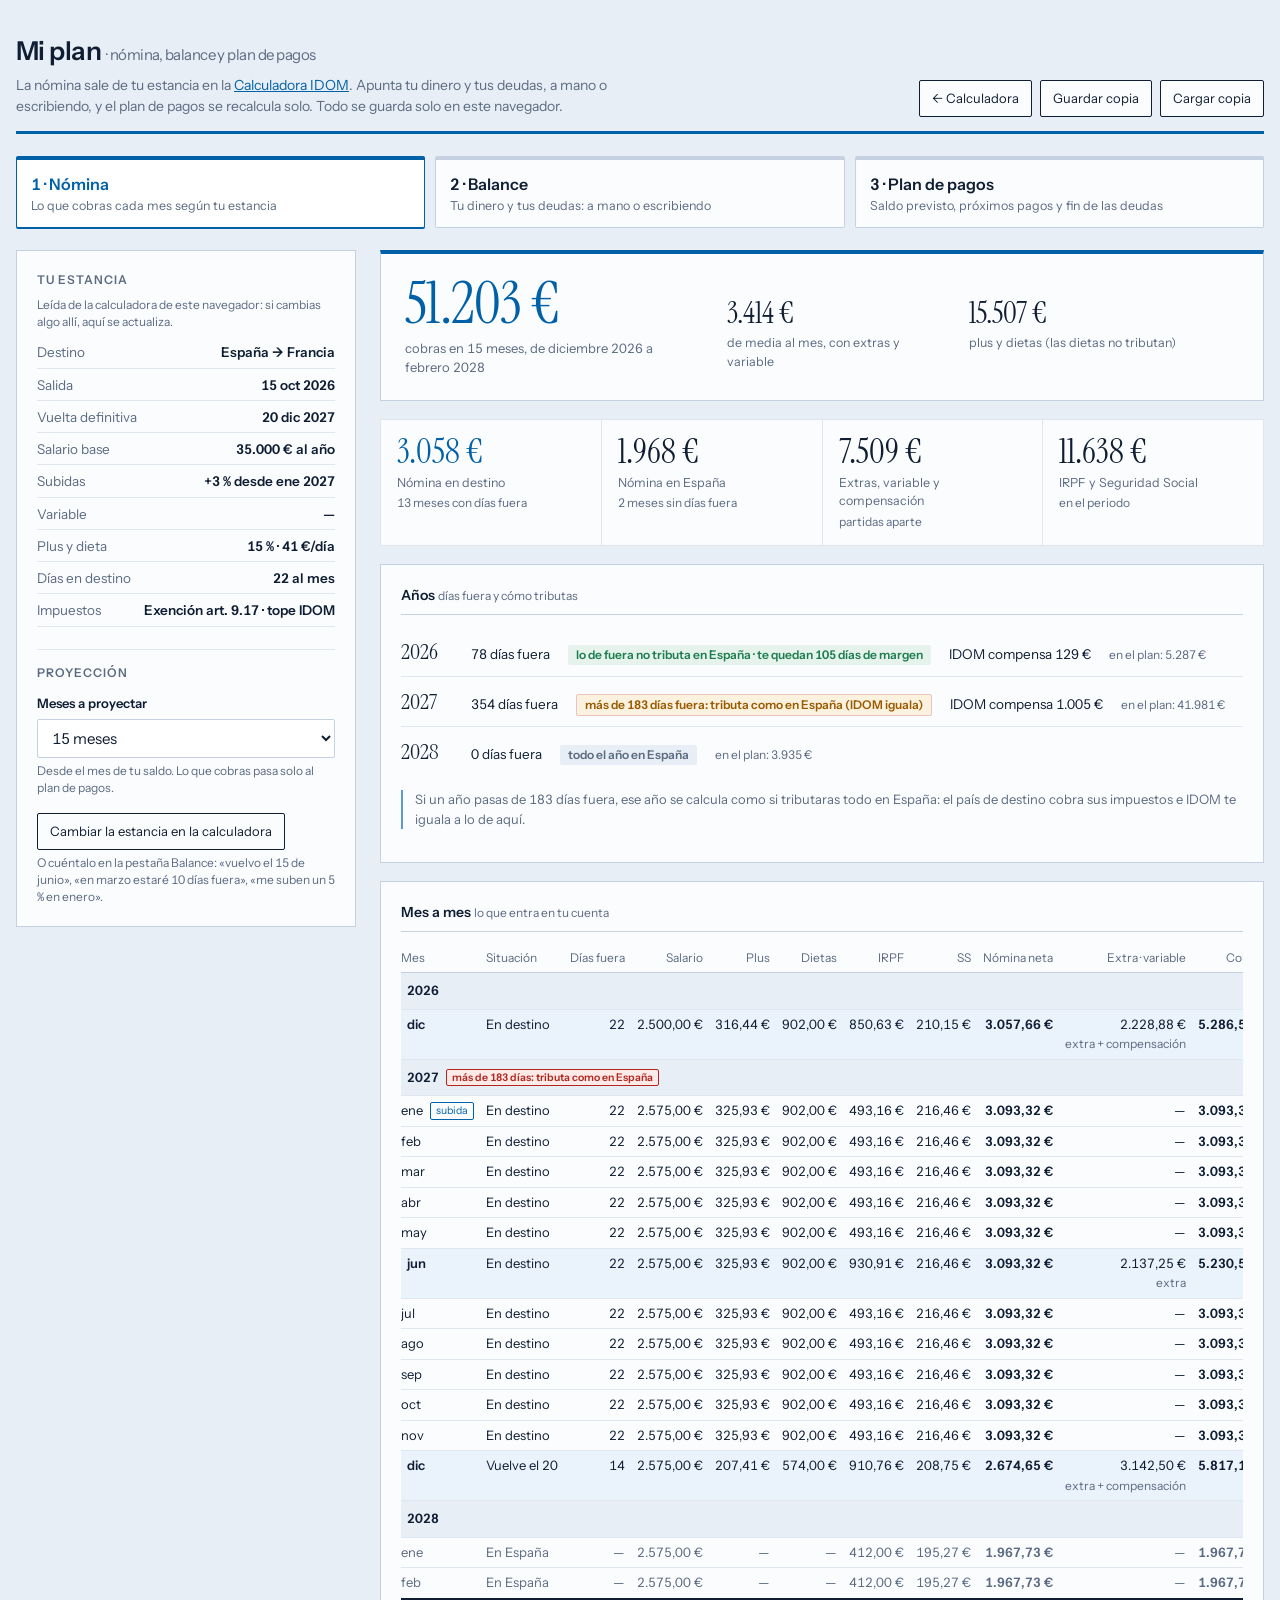
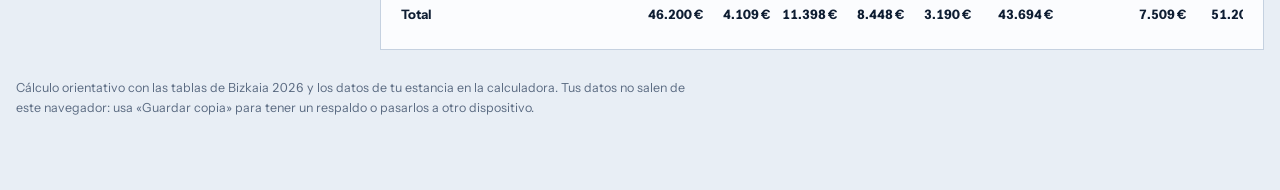
<file: plan.html>
<!DOCTYPE html>
<html lang="es">
<head>
<meta charset="utf-8">
<meta name="viewport" content="width=device-width, initial-scale=1, viewport-fit=cover">
<meta name="theme-color" content="#0061A8">
<title>Mi plan · Calculadora IDOM</title>
<link rel="preconnect" href="https://fonts.googleapis.com">
<link rel="preconnect" href="https://fonts.gstatic.com" crossorigin>
<link href="https://fonts.googleapis.com/css2?family=Instrument+Sans:ital,wght@0,400..700;1,400&family=Instrument+Serif:ital@0;1&display=swap" rel="stylesheet">
<link rel="manifest" href="manifest.webmanifest">
<link rel="icon" href="icono.svg" type="image/svg+xml">
<link rel="apple-touch-icon" href="icono-180.png">
<style>
  :root{
    /* paleta azul IDOM: cambia --teal para ajustar el azul corporativo */
    --paper:#E8EEF5;
    --card:#FBFCFE;
    --ink:#0F1E33;
    --muted:#5B6B82;
    --line:#C5D1E0;
    --line-soft:#DFE6EF;
    --red:#B3261E;
    --teal:#0061A8;
    --gold:#5B9BD5;
    --tint:#EAF2FB;
    --warn-bg:#FBEAE8;
  }
  *{box-sizing:border-box}
  html,body{margin:0;padding:0}
  body{
    background:var(--paper);
    color:var(--ink);
    font-family:"Instrument Sans",system-ui,sans-serif;
    font-size:15px;
    line-height:1.5;
    -webkit-font-smoothing:antialiased;
    font-variant-numeric:tabular-nums;
  }
  .wrap{max-width:1240px;margin:0 auto;padding:32px 16px 64px}

  header{border-bottom:3px solid var(--teal);padding-bottom:14px;margin-bottom:22px;
    display:flex;flex-wrap:wrap;gap:16px;align-items:flex-end;justify-content:space-between}
  h1{font-size:26px;font-weight:600;letter-spacing:-.02em;margin:0 0 4px}
  header p{margin:0;color:var(--muted);max-width:70ch;font-size:14px}
  .acciones{display:flex;gap:8px;flex-wrap:wrap}
  .btn{font:inherit;font-size:13px;padding:8px 12px;border:1px solid var(--ink);background:var(--card);
    color:var(--ink);cursor:pointer;border-radius:2px}
  .btn:hover{background:var(--ink);color:#fff}
  .btn.reset{border-color:var(--red);color:var(--red)}
  .btn.reset:hover{background:var(--red);color:#fff}
  .btn.ok{background:var(--teal);border-color:var(--teal);color:#fff}
  a.btn{display:inline-block;text-decoration:none}
  .btn.plan-link{border-color:var(--teal);color:var(--teal);font-weight:600}
  .btn.plan-link:hover{background:var(--teal);color:#fff}

  .grid{display:grid;grid-template-columns:340px minmax(0,1fr);gap:24px;align-items:start}
  @media (max-width:900px){.grid{grid-template-columns:minmax(0,1fr)}}
  .grid > *{min-width:0}
  body.m-estancia .wrap{max-width:1680px}
  body.m-estancia .grid{grid-template-columns:320px minmax(0,1fr)}
  @media (max-width:900px){body.m-estancia .grid{grid-template-columns:minmax(0,1fr)}}
  .dos{display:grid;grid-template-columns:minmax(0,1fr) minmax(0,1fr);gap:18px;margin-top:18px}
  .dos > .panel{margin-top:0 !important}
  @media (max-width:1150px){.dos{grid-template-columns:minmax(0,1fr)}}
  #eCalPanel .scrollx table{min-width:1000px}
  #eAnios td{padding-right:12px}
  #eResumen td.n{padding-left:14px}
  #eAnios td:last-child{padding-right:0}
  table.cal td{white-space:nowrap}
  body.m-comparador .grid{grid-template-columns:minmax(0,1fr)}
  .slots{display:grid;grid-template-columns:repeat(2,minmax(0,1fr));gap:18px}
  @media (max-width:900px){.slots{grid-template-columns:minmax(0,1fr)}}
  .slots .panel{margin-top:0 !important}
  .cmp-slot h2 .dot{display:inline-block;width:10px;height:10px;border-radius:2px;margin-right:6px;vertical-align:0}
  .cmp-slot .acciones{margin:4px 0 12px}
  .cmp-slot .btn{font-size:12.5px;padding:6px 10px}
  .cmp-info{font-size:13px;color:var(--muted)}
  .cmp-info b{color:var(--ink)}
  .cmp-vacio{padding:18px;border:1px dashed var(--line);color:var(--muted);font-size:13.5px;text-align:center}
  #cmpTabla td.n{padding-left:14px}
  .dash-head{display:flex;flex-wrap:wrap;gap:8px 24px;align-items:baseline;justify-content:space-between;margin-bottom:14px}
  .kpis{display:grid;grid-template-columns:repeat(4,minmax(0,1fr));gap:1px;background:var(--line-soft);border:1px solid var(--line-soft)}
  @media (max-width:1100px){.kpis{grid-template-columns:repeat(2,minmax(0,1fr))}}
  .kpi{background:var(--card);padding:14px 16px;min-width:0}
  .kpi .v{font-family:"Instrument Serif",Georgia,serif;font-size:34px;line-height:1.05;white-space:nowrap}
  .kpi .l{font-size:12.5px;color:var(--muted);margin-top:4px}
  .kpi .s{font-size:12px;color:var(--muted);margin-top:2px}
  .kpi.main .v{color:var(--teal);font-size:44px}
  .kpi.pos .v{color:var(--teal)}
  @media (max-width:500px){.kpi .v{font-size:26px}.kpi.main .v{font-size:32px}}
  table.cal tr.yrow td{background:var(--paper);font-weight:600;padding:8px 6px;white-space:normal}
  table.cal tr.ysub td{border-top:1px solid var(--ink);font-weight:600}
  .pill.nores{color:var(--teal);background:#E2EEF9}
  .pill.alerta{color:var(--red);background:var(--warn-bg);white-space:nowrap}
  .pill.res{color:var(--muted)}

  .panel{background:var(--card);border:1px solid var(--line);padding:20px}
  .panel + .panel{margin-top:18px}
  .panel h3{font-size:12px;text-transform:uppercase;letter-spacing:.08em;color:var(--muted);
    margin:22px 0 12px;padding-top:14px;border-top:1px solid var(--line-soft);font-weight:600}
  .panel h3:first-of-type{margin-top:0;border-top:0;padding-top:0}

  .field{margin-bottom:16px}
  .field:last-child{margin-bottom:0}
  label.lab{display:block;font-size:13px;font-weight:600;margin-bottom:6px}
  .hint{font-size:12px;color:var(--muted);margin-top:5px;line-height:1.4}
  .row2{display:grid;grid-template-columns:minmax(0,1fr) minmax(0,1fr);gap:10px}
  .fechas-est{row-gap:12px;align-items:end}
  .row2 input[type=date]{padding:8px 6px;font-size:14px}

  input[type=number],input[type=date],input[type=month],input[type=text],select{
    width:100%;font:inherit;font-variant-numeric:tabular-nums;
    padding:8px 10px;border:1px solid var(--line);background:#fff;color:var(--ink);border-radius:2px;
  }
  input:focus,select:focus,.seg button:focus-visible,.btn:focus-visible{outline:2px solid var(--teal);outline-offset:1px}
  .big-input{font-size:22px;font-weight:600;padding:10px}

  .seg{display:flex;border:1px solid var(--line);border-radius:2px;overflow:hidden;background:#fff}
  .seg button{
    flex:1;font:inherit;font-size:13px;padding:8px 4px;border:0;background:#fff;color:var(--muted);
    cursor:pointer;border-right:1px solid var(--line-soft);
  }
  .seg button:last-child{border-right:0}
  .seg button[aria-pressed=true]{background:var(--ink);color:#fff;font-weight:600}
  .modos{display:grid;grid-template-columns:repeat(4,minmax(0,1fr));gap:10px;margin-bottom:22px}
  @media (max-width:1000px){.modos{grid-template-columns:repeat(2,minmax(0,1fr))}}
  @media (max-width:700px){.modos{grid-template-columns:1fr}}
  .modos button{font:inherit;text-align:left;cursor:pointer;background:var(--card);color:var(--ink);
    border:1px solid var(--line);border-top:4px solid var(--line);padding:12px 14px;border-radius:2px}
  .modos button:hover{border-color:var(--ink)}
  .modos button b{display:block;font-size:16px;font-weight:600;margin-bottom:2px}
  .modos button span{display:block;font-size:12.5px;color:var(--muted);line-height:1.35}
  .modos button[aria-pressed=true]{border-color:var(--teal);border-top-color:var(--teal);background:#fff;
    box-shadow:0 1px 0 var(--teal)}
  .modos button[aria-pressed=true] b{color:var(--teal)}
  tr.sec td{font-size:11px;text-transform:uppercase;letter-spacing:.08em;color:var(--muted);
    padding-top:14px;border-bottom:1px solid var(--line)}

  .check{display:flex;gap:8px;align-items:center;font-size:13.5px}

  details{margin-top:18px;border-top:1px solid var(--line-soft);padding-top:12px}
  summary{cursor:pointer;font-size:13px;color:var(--muted)}
  summary:hover{color:var(--ink)}
  .adv{display:grid;grid-template-columns:1fr 1fr;gap:12px;margin-top:14px}
  .adv .field{margin-bottom:0}
  .adv label.lab{font-size:11.5px;font-weight:500;color:var(--muted)}
  .adv input{padding:6px 8px;font-size:13px}

  /* subidas */
  .sub-row{display:grid;grid-template-columns:22px 74px 1fr 28px;gap:6px;align-items:center;margin-bottom:6px}
  .sub-row .n{font-size:12px;color:var(--muted)}
  .sub-row input{padding:6px 7px;font-size:13.5px}
  .sub-del{border:0;background:none;color:var(--muted);font-size:18px;line-height:1;cursor:pointer;padding:4px;border-radius:2px}
  .sub-del:hover{color:var(--red);background:var(--warn-bg)}
  .quick{display:flex;gap:6px;flex-wrap:wrap;margin-top:8px}
  .quick button{font:inherit;font-size:12.5px;padding:6px 9px;border:1px solid var(--line);background:#fff;
    color:var(--ink);cursor:pointer;border-radius:2px}
  .quick button:hover{border-color:var(--ink)}
  .vacio{font-size:13px;color:var(--muted);padding:6px 0}

  /* resultados */
  .hero{background:var(--card);border:1px solid var(--line);border-top:4px solid var(--teal);padding:22px 24px}
  .hero .row{display:flex;flex-wrap:wrap;gap:34px;align-items:baseline}
  .figure{font-family:"Instrument Serif",Georgia,serif;font-size:58px;line-height:.95;letter-spacing:-.01em;color:var(--teal)}
  .figure span{font-size:26px}
  .fig-lab{font-size:13px;color:var(--muted);margin-top:8px;max-width:32ch}
  .sub{font-family:"Instrument Serif",Georgia,serif;font-size:30px;line-height:1;color:var(--ink)}
  .sub-lab{font-size:12.5px;color:var(--muted);margin-top:6px;max-width:26ch}

  .cols{display:grid;grid-template-columns:1fr 1fr;gap:18px;margin-top:18px}
  @media (max-width:760px){.cols{grid-template-columns:1fr}}

  h2{font-size:14px;font-weight:600;margin:0 0 12px;padding-bottom:8px;border-bottom:1px solid var(--line)}
  h2 .tag{font-weight:400}
  table{width:100%;border-collapse:collapse;font-size:14px}
  td,th{padding:6px 0;border-bottom:1px solid var(--line-soft);vertical-align:baseline;text-align:left;font-weight:400}
  td.n,th.n{text-align:right;font-variant-numeric:tabular-nums;white-space:nowrap}
  tr.total td{border-bottom:0;border-top:2px solid var(--ink);font-weight:700;padding-top:9px}
  tr.neg td.n,td.neg{color:var(--red)}
  .tag{font-size:12px;color:var(--muted)}
  .th td,thead th{color:var(--muted);font-size:12px;border-bottom:1px solid var(--line)}
  td.pos{color:var(--teal);font-weight:600}

  .note{margin-top:14px;font-size:13px;line-height:1.5;color:var(--muted);border-left:2px solid var(--gold);padding-left:12px}
  .note b{color:var(--ink);font-weight:600}
  .note:empty{display:none}

  .scrollx{overflow-x:auto;-webkit-overflow-scrolling:touch}
  .scrollx table{min-width:760px}
  .ancho{overflow-x:auto}
  .th td.n{white-space:normal}
  td.sep,th.sep{border-left:1px solid var(--line);padding-left:8px}
  td.warn{color:var(--red);font-weight:600}
  tr.cliff td{background:var(--warn-bg)}

  /* calendario */
  table.cal{font-size:13px}
  table.cal th,table.cal td{padding:5px 6px}
  table.cal td:first-child,table.cal th:first-child{padding-left:0}
  table.cal tr.fuera td{color:var(--muted)}
  table.cal tr.extra td{background:var(--tint)}
  table.cal tr.extra td:first-child{font-weight:600;padding-left:6px}
  table.cal tfoot td{border-top:2px solid var(--ink);border-bottom:0;font-weight:700}
  table.cal td.b{font-weight:600}
  table.cal input.dias{width:56px;padding:3px 5px;font-size:13px;text-align:right}
  table.cal tr.ov input.dias{border-color:var(--red);background:var(--warn-bg)}
  .pill{display:inline-block;font-size:10.5px;padding:0 5px;border:1px solid currentColor;border-radius:2px;
    margin-left:4px;vertical-align:1px;line-height:1.5}
  .pill.up{color:var(--teal)}
  .pill.dest{color:var(--gold)}
  .yh{display:flex;justify-content:space-between;align-items:baseline;flex-wrap:wrap;gap:8px;margin:26px 0 6px}
  .yh:first-child{margin-top:4px}
  .yh b{font-family:"Instrument Serif",Georgia,serif;font-size:26px;font-weight:400}
  .resumen-anio{display:flex;flex-wrap:wrap;gap:6px 26px;font-size:13px;color:var(--muted);padding:10px 0 4px}
  .resumen-anio b{color:var(--ink)}

  .cfg{display:flex;flex-wrap:wrap;gap:6px 26px;font-size:13px;color:var(--muted);margin-top:14px;padding-top:12px;border-top:1px solid var(--line-soft)}
  .cfg b{color:var(--ink)}

  .chartbox{margin-top:18px}
  .legend{display:flex;gap:18px;font-size:12.5px;color:var(--muted);margin-bottom:10px;flex-wrap:wrap}
  .key{display:inline-block;width:18px;height:2px;vertical-align:middle;margin-right:6px}
  .key.bar{height:10px;width:10px}
  svg{display:block;width:100%;height:auto}

  .aviso{padding:16px;background:var(--warn-bg);border:1px solid #EBC4C0;color:var(--red);font-size:14px}

  body:not(.m-desglose) .solo-desglose,
  body:not(.m-subidas) .solo-subidas,
  body:not(.m-estancia) .solo-estancia,
  body:not(.m-comparador) .solo-comparador,
  body.m-comparador .no-estancia,
  body.m-comparador #form,
  body:not(.per-custom) .solo-custom,
  body:not(.con-est2) .solo-est2,
  body:not(.reg-917) .solo-917,
  body:not(.dias-fijo) .solo-dias-fijo,
  body.m-comparador .no-comparador,
  body:not(.euros-hoy) .solo-euros-hoy,
  body.con-est2 .no-est2,
  body.m-desglose .no-desglose,
  body.m-estancia .no-estancia,
  body.p12 .solo-14,
  body:not(.irpf-manual) .solo-manual,
  body:not(.irpf-tabla) .solo-tabla{display:none !important}

  footer{margin-top:28px;font-size:12.5px;color:var(--muted);line-height:1.6;max-width:84ch}
  footer p{margin:0 0 8px}

  /* ================= MÓVIL ================= */
  #barraMovil{display:none}
  @media (max-width:900px){
    .wrap{padding:14px 12px calc(96px + env(safe-area-inset-bottom))}
    header{gap:10px;margin-bottom:12px;padding-bottom:10px}
    h1{font-size:20px;line-height:1.2}
    h1 .tag{display:block;font-size:13px !important}
    header p{display:none}
    .acciones{display:grid;grid-template-columns:repeat(2,minmax(0,1fr));gap:6px;width:100%}
    .acciones .btn{padding:10px 8px;font-size:13px;min-height:42px}

    /* pestañas compactas y fijas arriba */
    .modos{position:sticky;top:0;z-index:20;display:flex !important;gap:6px;overflow-x:auto;
      margin:0 -12px 14px;padding:8px 12px;background:var(--paper);scrollbar-width:none;
      box-shadow:0 6px 10px -10px rgba(15,30,51,.5)}
    .modos::-webkit-scrollbar{display:none}
    .modos button{flex:0 0 auto;padding:9px 14px;border-top-width:1px;border-radius:20px;min-height:40px}
    .modos button span{display:none}
    .modos button b{font-size:14px;margin:0;white-space:nowrap}
    .modos button[aria-pressed=true]{background:var(--teal);border-color:var(--teal)}
    .modos button[aria-pressed=true] b{color:#fff}

    /* tamaños táctiles y sin zoom en iPhone */
    input[type=number],input[type=date],input[type=month],input[type=text],select,
    .adv input,.sub-row input,table.cal input.dias{font-size:16px !important}
    input[type=number],input[type=date],input[type=month],select{min-height:44px}
    .big-input{font-size:22px !important}
    .seg button{min-height:42px;font-size:14px}
    .quick button{min-height:38px;padding:7px 12px}
    .check{font-size:15px}
    .check input{width:20px;height:20px}
    .panel{padding:16px 14px}
    .sub-row{grid-template-columns:20px 80px 1fr 36px}

    /* resultados */
    .hero{padding:16px 14px}
    .hero .row{gap:16px 26px}
    .figure{font-size:44px}
    .sub{font-size:24px}
    .kpi{padding:12px}
    .kpi .v{font-size:24px}
    .kpi.main .v{font-size:30px}
    .kpi .s{font-size:11.5px}
    h2{font-size:15px}

    /* tablas: mes fijo a la izquierda al deslizar */
    .scrollx{margin:0 -14px;padding:0 14px}
    table.cal{font-size:12.5px}
    table.cal th:first-child,table.cal td:first-child:not([colspan]){position:sticky;left:0;z-index:2;background:var(--card);
      box-shadow:6px 0 6px -6px rgba(15,30,51,.25)}
    table.cal input.dias{width:58px;min-height:36px}

    /* gráficos legibles */
    svg text{font-size:22px}
    #chartCmp text{font-size:32px}

    /* barra fija con el resultado */
    #barraMovil{display:flex;position:fixed;left:0;right:0;bottom:0;z-index:30;align-items:center;gap:10px;
      padding:10px 12px calc(10px + env(safe-area-inset-bottom));background:var(--ink);color:#fff;
      box-shadow:0 -6px 18px rgba(15,30,51,.25)}
    #barraMovil .bm-txt{flex:1;min-width:0;line-height:1.2}
    #barraMovil .bm-v{font-family:"Instrument Serif",Georgia,serif;font-size:24px;white-space:nowrap;overflow:hidden;text-overflow:ellipsis}
    #barraMovil .bm-l{font-size:11.5px;opacity:.75;white-space:nowrap;overflow:hidden;text-overflow:ellipsis}
    #barraMovil button{font:inherit;font-size:13px;font-weight:600;border:1px solid rgba(255,255,255,.4);background:transparent;
      color:#fff;border-radius:20px;padding:9px 14px;min-height:40px}
    #barraMovil button.on{background:#fff;color:var(--ink);border-color:#fff}
  }

  /* ================= INFORME (IMPRESIÓN / PDF) ================= */
  #impresion{display:none}
  @media print{
    @page{size:A4;margin:12mm}
    :root{--paper:#fff}
    html,body{background:#fff !important}
    body{font-size:11px;-webkit-print-color-adjust:exact;print-color-adjust:exact}
    .wrap{max-width:none !important;padding:0 !important}
    header .acciones,.modos,#form,#barraMovil,.btn,.quick,details,#btnResetDias{display:none !important}
    header{border-bottom:2px solid var(--teal);margin-bottom:8px}
    header p{display:none}
    h1{font-size:18px}
    .grid,body.m-estancia .grid,body.m-comparador .grid{display:block !important}
    #impresion{display:block;font-size:11px;color:var(--muted);margin:0 0 10px;line-height:1.5}
    #impresion b{color:var(--ink)}
    .panel,.hero{box-shadow:none;border-color:#c8d0dc;padding:10px 12px;margin-top:10px !important}
    .hero,.kpis,.dos>.panel,svg{break-inside:avoid;page-break-inside:avoid}
    .dos{display:block}
    .scrollx,.ancho{overflow:visible !important;margin:0 !important;padding:0 !important}
    .scrollx table,#eCalPanel .scrollx table{min-width:0 !important}
    table{font-size:9.5px}
    table.cal{font-size:8.5px}
    table.cal th,table.cal td{padding:2px 3px}
    table.cal th:first-child,table.cal td:first-child{position:static !important;box-shadow:none !important}
    table.cal input.dias{border:0;background:none;width:auto;padding:0;font-size:8.5px !important;min-height:0;text-align:right}
    tr{break-inside:avoid}
    svg{max-height:200px}
    svg text{font-size:11px !important}
    .figure{font-size:34px}
    .kpi .v{font-size:20px}
    .kpi.main .v{font-size:26px}
    footer{font-size:8.5px;max-width:none;columns:2;column-gap:20px}
    a{color:inherit;text-decoration:none}
    .tag{font-size:.85em}
    #eAnios,#cmpTabla{font-size:8px}
    #eAnios td{padding-right:5px}
    .pill{font-size:7.5px;white-space:nowrap;padding:0 3px}
    .hint,.note{font-size:9.5px}
  }

</style>
<style>
  /* «Mi plan»: usa estilos.css de la calculadora; aquí solo lo propio del plan */
  :root{--ok:#1E7D4F;--ok-bg:#E5F3EC;--aviso:#9A5B00;--aviso-bg:#FBF1DF;
    --fijo:#0061A8;--aplazable:#D9822B;--amigo:#2E9E6B;--aparte:#8A99AD}
  body.plan .wrap{max-width:1480px}
  .modos.tabs3{grid-template-columns:repeat(3,minmax(0,1fr))}
  @media (max-width:700px){.modos.tabs3{grid-template-columns:1fr}}
  .grid > div > .panel:first-child{margin-top:0}
  .grid > div > .kpis + .panel,.grid > div > .hero + .kpis{margin-top:18px}
  .grid > div > .panel + .panel{margin-top:18px}
  .bloque + .bloque{margin-top:22px;padding-top:16px;border-top:1px solid var(--line-soft)}
  .bloque h3{margin-top:0 !important;border-top:0 !important;padding-top:0 !important}
  a{color:var(--teal)}
  a.btn{display:inline-block;text-decoration:none}
  .btn.mini{font-size:12px;padding:4px 9px}
  .btn.hecho{font-size:12px;padding:3px 9px;border-color:var(--teal);color:var(--teal)}
  .btn.hecho:hover{background:var(--teal);color:#fff}
  .btn.quitar{font-size:12px;padding:3px 8px;border-color:var(--line);color:var(--muted)}
  .btn.quitar:hover{background:var(--red);border-color:var(--red);color:#fff}

  /* ficha de la estancia */
  .ficha{display:grid;gap:6px;font-size:13.5px}
  .ficha div{display:flex;justify-content:space-between;gap:12px;border-bottom:1px solid var(--line-soft);padding-bottom:5px}
  .ficha span{color:var(--muted)}
  .ficha b{font-weight:600;text-align:right}

  /* años */
  .anio{display:flex;flex-wrap:wrap;gap:6px 18px;align-items:baseline;padding:8px 0;border-bottom:1px solid var(--line-soft);font-size:13.5px}
  .anio:last-child{border-bottom:0}
  .anio b.y{font-family:"Instrument Serif",Georgia,serif;font-size:22px;font-weight:400;min-width:52px}
  .estado{display:inline-block;font-size:12px;font-weight:600;padding:1px 8px;border-radius:2px}
  .estado.ok{color:var(--ok);background:var(--ok-bg)}
  .estado.aviso{color:var(--aviso);background:var(--aviso-bg)}
  .estado.mal{color:var(--red);background:var(--warn-bg)}
  .estado.neutro{color:var(--muted);background:var(--paper)}

  /* listas */
  .lista{display:grid}
  .fila{display:grid;grid-template-columns:64px minmax(0,1fr) auto;gap:10px;align-items:center;padding:8px 0;border-bottom:1px solid var(--line-soft)}
  .fila:last-child{border-bottom:0}
  .fila .f{font-size:12.5px;color:var(--muted);font-variant-numeric:tabular-nums}
  .fila small{display:block;color:var(--muted);font-size:12px}
  .fila .a{text-align:right;display:flex;gap:8px;align-items:center;justify-content:flex-end;white-space:nowrap;font-variant-numeric:tabular-nums}
  .entra{color:var(--ok);font-weight:600}
  .grupo{margin-top:16px}
  .grupo:first-child{margin-top:0}
  .grupo-hd{display:flex;justify-content:space-between;gap:10px;font-size:11px;text-transform:uppercase;letter-spacing:.08em;color:var(--muted);
    padding-bottom:6px;border-bottom:1px solid var(--line);font-weight:600}
  .grupo-hd i,.legend i{display:inline-block;width:10px;height:10px;border-radius:2px;margin-right:6px;vertical-align:-1px}
  .deuda{display:grid;grid-template-columns:minmax(0,1fr) auto auto;gap:4px 12px;align-items:center;padding:8px 0;border-bottom:1px solid var(--line-soft)}
  .deuda small{grid-column:1/-1;color:var(--muted);font-size:12px}
  .deuda .n{font-variant-numeric:tabular-nums;text-align:right}
  .deuda .acc{display:flex;gap:6px}
  .row-ctl{display:flex;gap:10px;align-items:center;margin-bottom:10px}

  /* cuéntame */
  .msgs{max-height:380px;min-height:90px;overflow-y:auto;display:flex;flex-direction:column;gap:9px;padding:4px 0 12px}
  .msg{max-width:92%;padding:9px 12px;font-size:14px;overflow-wrap:anywhere;border-radius:2px}
  .msg.u{align-self:flex-end;background:var(--teal);color:#fff;white-space:pre-wrap}
  .msg.a{align-self:flex-start;background:var(--tint);border:1px solid var(--line-soft)}
  .msg.a p{margin:0 0 6px}.msg.a p:last-child{margin-bottom:0}
  .msg.a ul{margin:2px 0 6px;padding-left:18px}
  .msg.imp{align-self:stretch;max-width:none;background:var(--card);border:1px solid var(--line);border-left:3px solid var(--teal);font-size:13px;display:grid;gap:2px}
  .msg.imp b{font-size:12px;text-transform:uppercase;letter-spacing:.08em;color:var(--muted);margin-bottom:3px}
  .msg.imp .sub{padding-left:12px;color:var(--muted)}
  .msg.imp .mal{color:var(--red);font-weight:600}
  .composer{display:flex;gap:8px;align-items:flex-end;margin-top:10px}
  .composer textarea{flex:1;min-width:0;resize:vertical;font:inherit;font-size:15px;padding:8px 10px;border:1px solid var(--line);border-radius:2px;background:#fff;color:var(--ink);min-height:44px}
  .composer textarea:focus{outline:2px solid var(--teal);outline-offset:1px}
  .hechos-bar{display:flex;justify-content:flex-end;margin-top:8px}

  body:not(.t-prestamo) .solo-prestamo,
  body:not(.t-pago) .solo-pago{display:none !important}
  .vacio-grande{padding:22px;border:1px dashed var(--line);color:var(--muted);text-align:center;font-size:14px}
  @media (max-width:900px){
    .msgs{max-height:320px}
    .fila{grid-template-columns:52px minmax(0,1fr) auto}
  }
</style>
</head>
<body class="plan">
<div class="wrap">

<header>
  <div>
    <h1>Mi plan <span class="tag" style="font-size:15px;font-weight:400">· nómina, balance y plan de pagos</span></h1>
    <p>La nómina sale de tu estancia en la <a href="calculadora-idom.html">Calculadora IDOM</a>. Apunta tu dinero y tus deudas, a mano o escribiendo, y el plan de pagos se recalcula solo. Todo se guarda solo en este navegador.</p>
  </div>
  <div class="acciones">
    <a class="btn" href="calculadora-idom.html">← Calculadora</a>
    <button class="btn" type="button" id="btnExportar">Guardar copia</button>
    <button class="btn" type="button" id="btnImportar">Cargar copia</button>
    <input type="file" id="fichero" accept=".json,application/json" hidden>
    <button class="btn" type="button" id="btnDeshacer" hidden>Deshacer</button>
  </div>
</header>

<nav class="modos tabs3" id="tabs" aria-label="Pestañas">
  <button type="button" data-tab="nomina" aria-pressed="true"><b>1 · Nómina</b><span>Lo que cobras cada mes según tu estancia</span></button>
  <button type="button" data-tab="balance" aria-pressed="false"><b>2 · Balance</b><span>Tu dinero y tus deudas: a mano o escribiendo</span></button>
  <button type="button" data-tab="pagos" aria-pressed="false"><b>3 · Plan de pagos</b><span>Saldo previsto, próximos pagos y fin de las deudas</span></button>
</nav>

<!-- ================= 1 · NÓMINA ================= -->
<section id="t-nomina">
<div class="grid">
  <div class="panel" id="formN">
    <h3>Tu estancia</h3>
    <div id="nFuente" class="hint" style="margin:-4px 0 12px"></div>
    <div id="nCfg" class="ficha"></div>
    <h3>Proyección</h3>
    <div class="field"><label class="lab" for="horizonte">Meses a proyectar</label>
      <select id="horizonte">
        <option value="12">12 meses</option><option value="15">15 meses</option><option value="18">18 meses</option>
        <option value="24">24 meses</option><option value="36">36 meses</option>
      </select>
      <div class="hint">Desde el mes de tu saldo. Lo que cobras pasa solo al plan de pagos.</div></div>
    <a class="btn" href="calculadora-idom.html" style="display:inline-block;text-decoration:none">Cambiar la estancia en la calculadora</a>
    <div class="hint">O cuéntalo en la pestaña Balance: «vuelvo el 15 de junio», «en marzo estaré 10 días fuera», «me suben un 5 % en enero».</div>
  </div>
  <div>
    <div id="nAviso"></div>
    <div class="hero" id="nHero"></div>
    <div class="kpis" id="nKpis" style="margin-top:18px"></div>
    <div class="panel" style="margin-top:18px">
      <h2>Años <span class="tag">días fuera y cómo tributas</span></h2>
      <div id="nAnios"></div>
      <p class="note">Si un año pasas de 183 días fuera, ese año se calcula como si tributaras todo en España: el país de destino cobra sus impuestos e IDOM te iguala a lo de aquí.</p>
    </div>
    <div class="panel">
      <h2>Mes a mes <span class="tag">lo que entra en tu cuenta</span></h2>
      <div class="scrollx"><table class="cal" id="nTabla"></table></div>
    </div>
  </div>
</div>
</section>

<!-- ================= 2 · BALANCE ================= -->
<section id="t-balance" hidden>
<div class="grid">
  <div class="panel" id="formB">
    <div class="bloque">
      <h3>Dinero</h3>
      <div class="row2">
        <div class="field"><label class="lab" for="sFecha">Fecha</label><input type="date" id="sFecha"></div>
        <div class="field"><label class="lab" for="sImporte">Saldo en cuenta (€)</label><input type="number" id="sImporte" step="0.01"></div>
      </div>
      <div class="field"><label class="lab" for="sGastos">Gastos de vida al mes (€)</label><input type="number" id="sGastos" step="10">
        <div class="hint">Se restan el día 1 de cada mes en el que no hayas apuntado otro importe de «Gastos de vida».</div></div>
      <button class="btn ok" type="button" id="sGuardar">Guardar saldo</button>
      <div class="hint">Al guardar un saldo nuevo, lo que ya estaba previsto antes de esa fecha sigue pendiente hasta que lo marques como hecho.</div>
    </div>
    <div class="bloque">
      <h3 id="dTitulo">Añadir deuda</h3>
      <form id="dForm">
        <div class="field"><label class="lab" for="dNombre">Nombre</label><input type="text" id="dNombre" required maxlength="60" placeholder="Ej.: préstamo del coche"></div>
        <div class="row2">
          <div class="field"><label class="lab" for="dBloque">Tipo</label>
            <select id="dBloque">
              <option value="fijo">Fija (no se aplaza)</option>
              <option value="aplazable">Aplazable (se paga y se vuelve a pedir)</option>
              <option value="amigo">Amigos y familia</option>
              <option value="aparte">Cuota aparte (no cuenta en el total)</option>
            </select></div>
          <div class="field"><label class="lab" for="dPendiente">Debes hoy (€)</label><input type="number" id="dPendiente" step="0.01" min="0" required></div>
        </div>
        <div class="row2">
          <div class="field"><label class="lab" for="dCuota">Cuota al mes (€, opcional)</label><input type="number" id="dCuota" step="0.01" min="0"></div>
          <div class="field"><label class="lab" for="dDia">Día de pago</label><input type="number" id="dDia" min="1" max="28" value="1"></div>
        </div>
        <div class="field"><label class="lab" for="dNotas">Notas</label><input type="text" id="dNotas" maxlength="240"></div>
        <div class="acciones"><button class="btn ok" type="submit" id="dGuardar">Añadir deuda</button><button class="btn" type="button" id="dCancelar" hidden>Cancelar</button></div>
        <div class="hint">Con cuota, el plan añade sus pagos cada mes hasta saldarla (después del último pago que hayas apuntado a mano).</div>
      </form>
    </div>
    <div class="bloque">
      <h3>Añadir movimiento previsto</h3>
      <form id="mForm">
        <div class="row2">
          <div class="field"><label class="lab" for="mFecha">Fecha</label><input type="date" id="mFecha" required></div>
          <div class="field"><label class="lab" for="mTipo">Tipo</label>
            <select id="mTipo">
              <option value="pago">Pago de una deuda</option>
              <option value="gasto">Gasto</option>
              <option value="ingreso">Ingreso</option>
              <option value="prestamo">Préstamo (entra dinero y se debe)</option>
              <option value="aplazado">Aplazar (pagar y volver a pedir)</option>
            </select></div>
        </div>
        <div class="field"><label class="lab" for="mConcepto">Concepto</label><input type="text" id="mConcepto" required maxlength="120"></div>
        <div class="row2">
          <div class="field"><label class="lab" for="mImporte">Importe (€)</label><input type="number" id="mImporte" step="0.01" min="0" required></div>
          <div class="field"><label class="lab" for="mDeuda">Deuda</label><select id="mDeuda"></select></div>
        </div>
        <div class="row2 solo-prestamo">
          <div class="field"><label class="lab" for="mDebe">A devolver (€)</label><input type="number" id="mDebe" step="0.01" min="0"></div>
        </div>
        <label class="check solo-pago"><input type="checkbox" id="mCierra"> Este pago salda la deuda entera</label>
        <div class="acciones" style="margin-top:12px"><button class="btn ok" type="submit">Añadir</button></div>
      </form>
    </div>
  </div>
  <div>
    <div class="kpis" id="bKpis"></div>
    <div class="panel diario" style="margin-top:18px">
    <h2>Cuéntame qué ha pasado <span class="tag">lo apunto y te explico cómo te afecta</span></h2>
    <div class="msgs" id="msgs" aria-live="polite"></div>
    <div class="quick" id="chips">
      <button type="button">Mi saldo es 650 €</button>
      <button type="button">He pagado la cuota del préstamo</button>
      <button type="button">Me ha llegado la nómina, 2.540 €</button>
      <button type="button">En noviembre estaré 20 días fuera</button>
      <button type="button">Vuelvo definitivamente el 15 de junio</button>
      <button type="button">Me suben un 5 % en enero</button>
      <button type="button">Debo 200 € a Jon</button>
    </div>
    <form class="composer" id="form">
      <textarea id="input" rows="2" placeholder="Ej.: he pagado el préstamo y ahora tengo 420 € en la cuenta" aria-label="Qué ha pasado"></textarea>
      <button class="btn ok" id="send" type="submit">Apuntar</button>
    </form>
    <div class="hechos-bar"><button class="btn mini" type="button" id="clearChat">Borrar conversación</button></div>
  </div>
    <div class="panel">
      <h2>Deudas <span class="tag">lo que debes hoy</span></h2>
      <div id="bDeudas"></div>
    </div>
    <div class="panel">
      <h2>Tus movimientos previstos <span class="tag">los que has apuntado tú</span></h2>
      <div class="lista" id="bMovs"></div>
    </div>
  </div>
</div>
</section>

<!-- ================= 3 · PLAN DE PAGOS ================= -->
<section id="t-pagos" hidden>
  <div class="kpis" id="pKpis"></div>
  <div class="panel" style="margin-top:18px">
    <div class="dash-head"><h2 style="border:0;margin:0;padding:0">Saldo previsto <span class="tag">día a día, si se cumple el plan</span></h2>
      <div class="seg" id="segRango" style="width:auto"><button type="button" data-v="6" aria-pressed="true">6 meses</button><button type="button" data-v="todo" aria-pressed="false">Todo</button></div></div>
    <div id="pSaldo" class="chartbox"></div>
  </div>
  <div class="dos">
    <div class="panel">
      <h2>Próximos 45 días <span class="tag">marca «Hecho» cuando lo pagues o cobres</span></h2>
      <div class="lista" id="pProx"></div>
    </div>
    <div class="panel">
      <h2>Deuda a fin de mes <span class="tag">sin las cuotas aparte</span></h2>
      <div id="pDeuda" class="chartbox" style="margin-top:0"></div>
      <div class="legend" id="pLeyenda"></div>
    </div>
  </div>
  <div class="panel">
    <h2>Mes a mes</h2>
    <div class="scrollx"><table class="cal" id="pTabla"></table></div>
  </div>
</section>

<footer>
  <p>Cálculo orientativo con las tablas de Bizkaia 2026 y los datos de tu estancia en la calculadora. Tus datos no salen de este navegador: usa «Guardar copia» para tener un respaldo o pasarlos a otro dispositivo.</p>
</footer>
</div>

<script>
"use strict";
/* ============================================================
   DATOS
   ============================================================ */
/* Tabla general de retención, Bizkaia 2026: [hasta, [0,1,2,3,4,5,6+ descendientes]] */
const TABLA=[
[20000,[0,0,0,0,0,0,0]],[20510,[7,5,3,0,0,0,0]],[21300,[8,6,4,1,0,0,0]],
[22150,[9,7,5,2,0,0,0]],[23220,[10,9,7,4,0,0,0]],[24050,[11,10,8,5,1,0,0]],
[25410,[12,11,9,6,3,0,0]],[27440,[13,12,10,7,4,0,0]],[29790,[14,13,11,9,6,2,0]],
[32610,[15,14,13,10,8,4,0]],[36350,[16,15,14,12,9,6,0]],[40670,[17,16,15,13,11,8,0]],
[44560,[18,17,16,15,13,10,2]],[48060,[19,18,17,16,14,12,4]],[52020,[20,19,18,17,15,13,7]],
[56780,[21,20,20,18,17,15,9]],[61820,[22,21,21,20,18,16,11]],[65710,[23,22,22,21,19,18,12]],
[70080,[24,23,23,22,21,19,14]],[75020,[25,25,24,23,22,20,16]],[80730,[26,26,25,24,23,22,17]],
[86770,[27,27,26,25,24,23,19]],[92190,[28,28,27,26,25,24,21]],[98350,[29,29,28,27,27,25,22]],
[105380,[30,30,29,29,28,27,23]],[113180,[31,31,30,30,29,28,25]],[122030,[32,32,31,31,30,29,26]],
[132200,[33,33,32,32,31,30,28]],[144140,[34,34,33,33,32,32,29]],[157300,[35,35,34,34,33,33,31]],
[172280,[36,36,36,35,35,34,32]],[190410,[37,37,37,36,36,35,33]],[212820,[38,38,38,37,37,36,35]],
[236060,[39,39,39,38,38,37,36]],[Infinity,[40,40,40,39,39,39,37]]];

/* Reducciones por discapacidad: [hasta, [apartado 4.a), apartados 4.b) y 4.c)]] */
const DISCAP=[[25410,[9,12]],[32610,[7,12]],[48060,[6,10]],[56780,[5,10]],
[80730,[4,8]],[122030,[3,6]],[190410,[2,5]],[Infinity,[1,3]]];

/* [país, dieta diaria €, % plus del país] */
const PAISES=[
  ["Argelia",29,0.35],["Egipto",32,0.25],
  ["Angola",47,0.35],["Etiopía",30,0.35],["Sudáfrica",30,0.20],["Tanzania",36,0.35],
  ["Canadá",44,0.15],["Estados Unidos",49,0.15],
  ["Estados Unidos - Atlanta",56,0.15],["Estados Unidos - Minneapolis",51,0.15],
  ["México",34,0.25],
  ["Costa Rica",39,0.20],["República Dominicana",36,0.25],["Guatemala",40,0.25],
  ["Honduras",33,0.45],["Nicaragua",30,0.35],["Panamá",38,0.20],
  ["Argentina",41,0.20],["Bolivia",33,0.35],["Brasil",32,0.25],
  ["Brasil - Sao Paulo",37,0.25],["Brasil - Rio de Janeiro",35,0.25],
  ["Chile",37,0.15],["Colombia",27,0.25],["Ecuador",40,0.25],
  ["Perú",34,0.25],["Uruguay",44,0.15],
  ["Arabia Saudita",50,0.25],["Bahréin",42,0.20],
  ["Emiratos Árabes Unidos",48,0.15],["Israel",58,0.20],
  ["Jordania",42,0.20],["Kuwait",39,0.20],["Omán",40,0.20],["Qatar",40,0.15],
  ["China",49,0.30],["Corea del Sur",47,0.15],["Hong Kong",55,0.15],
  ["Japón",43,0.15],["Japón - Tokio",44,0.15],["Macao",49,0.15],
  ["Mongolia",36,0.35],["Taiwán",42,0.15],
  ["Bangladesh",38,0.35],["India",31,0.35],["Irán",89,0.25],
  ["Filipinas",37,0.25],["Laos",31,0.30],["Malasia",32,0.20],["Vietnam",36,0.30],
  ["Kazajistán",26,0.35],
  ["Alemania",44,0.15],["Bélgica",45,0.15],["Dinamarca",54,0.15],
  ["Eslovaquia",40,0.20],["Eslovenia",38,0.20],["España",36,0.15],
  ["Francia",41,0.15],["Francia - París",43,0.15],["Grecia",39,0.15],
  ["Holanda",46,0.15],["Irlanda",42,0.15],["Italia",42,0.15],
  ["Lituania",38,0.20],["Luxemburgo",43,0.15],["Polonia",32,0.15],
  ["Portugal",39,0.15],["Reino Unido",42,0.15],["Reino Unido - Londres",44,0.15],
  ["Suecia",44,0.15],
  ["Federación Rusa",36,0.25],["Federación Rusa - Moscú",36,0.25],
  ["Macedonia",29,0.20],["Turquía",23,0.20],
  ["Australia",40,0.15],["Nueva Zelanda",39,0.15],
];

const MESES=["ene","feb","mar","abr","may","jun","jul","ago","sep","oct","nov","dic"];
const MESES_L=["enero","febrero","marzo","abril","mayo","junio","julio","agosto","septiembre","octubre","noviembre","diciembre"];

/* ============================================================
   PARÁMETROS POR AÑO
   ============================================================ */
/* Año de las tablas: retenciones (DF 134/2025) y escala y minoración (NF 13/2013, redacción NF 7/2025) */
const ANIO_BASE=2026;

/* Escala general del IRPF de Bizkaia 2026: [base liquidable hasta, tipo marginal %] */
const ESCALA=[[18080,23],[36160,28],[54240,35],[77450,40],[107260,45],[142960,46],[208390,47],[Infinity,49]];

/* Minoración general de la cuota por declaración (2026) */
const MINORACION=1615;

/* Bonificación de los rendimientos del trabajo (art. 23 NF 13/2013, desde 2025):
   8.000 € hasta 14.800 € de rendimiento neto; de ahí a 23.000 €, 8.000 − 0,6098 × exceso; después, 3.000 € */
const BONIF_TRABAJO={hasta:14800, max:8000, coef:0.6098, tope:23000, min:3000};

/* Exención por trabajos efectivamente realizados en el extranjero (art. 9.17 NF 13/2013): límite anual */
const LIMITE_917=60100;

/* Cuota obrera del MEI (mecanismo de equidad intergeneracional) por año, en %. Sube hasta 2029 */
const MEI_OBRERO={2023:0.10,2024:0.12,2025:0.13,2026:0.15,2027:0.17,2028:0.18,2029:0.20};


</script>
<script>
"use strict";
/* ============================================================
   FORMATO
   ============================================================ */
const nf2=new Intl.NumberFormat('es-ES',{minimumFractionDigits:2,maximumFractionDigits:2,useGrouping:'always'});
const nf0=new Intl.NumberFormat('es-ES',{maximumFractionDigits:0,useGrouping:'always'});
const nfx=new Intl.NumberFormat('es-ES',{maximumFractionDigits:2,useGrouping:'always'});
const eur=n=>nf2.format(n)+' €';
const eur0=n=>nf0.format(n)+' €';
const pct=n=>nf2.format(n)+' %';          // n ya en porcentaje
const milar=n=>nfx.format(n);
const menos=v=>v>0.004?'−'+eur(v):'—';
const signo=(n,f)=>(n>=0?'+':'−')+f(Math.abs(n));
const mesLabel=i=>MESES[((i%12)+12)%12]+' '+Math.floor(i/12);
const ymKey=i=>Math.floor(i/12)+'-'+String(i%12+1).padStart(2,'0');

/* Las fechas se leen a mano para no depender de la zona horaria del navegador */
function parseFecha(s){
  const m=/^(\d{4})-(\d{2})-(\d{2})$/.exec(s||''); if(!m)return null;
  const y=+m[1],mo=+m[2],d=+m[3];
  if(mo<1||mo>12||d<1||d>diasMes(y,mo))return null;
  return {y,m:mo,d,i:y*12+mo-1};
}
function parseYM(s){
  const m=/^(\d{4})-(\d{1,2})$/.exec(s||''); if(!m)return NaN;
  const mo=+m[2]; if(mo<1||mo>12)return NaN;
  return +m[1]*12+mo-1;
}
function diasMes(y,m){return new Date(y,m,0).getDate();}

/* ============================================================
   IRPF
   ============================================================ */
function filaTabla(b){return TABLA.find(r=>b<=r[0]);}
function reduccion(b,disc){return disc===0?0:DISCAP.find(r=>b<=r[0])[1][disc-1];}
function tipoUnico(b,desc,disc){return Math.max(0,filaTabla(b)[1][Math.min(desc,6)]-reduccion(b,disc));}
function irpfProgresivo(b,desc,disc){
  let acc=0,prev=0;
  for(const r of TABLA){
    const top=Math.min(b,r[0]);
    if(top>prev){
      const t=Math.max(0,r[1][Math.min(desc,6)]-reduccion(prev+0.01,disc));
      acc+=(top-prev)*t/100; prev=top;
    }
    if(b<=r[0])break;
  }
  return acc;
}
/* ---------- parámetros que cambian con el año ---------- */
const aniosDesdeBase=y=>Math.max(0,(y||ANIO_BASE)-ANIO_BASE);
/* Factor para actualizar con el IPC los tramos y bases de años posteriores a las tablas */
function factorIPC(P,y){ return P.indexar?Math.pow(1+P.ipc,aniosDesdeBase(y)):1; }
function meiObrero(y){
  y=y||ANIO_BASE;
  if(MEI_OBRERO[y]!=null) return MEI_OBRERO[y];
  return y<2023?0.10:0.20;
}
/* Cuota obrera del año: la que hay en el panel (2026) más lo que sube el MEI */
function tipoSS(P,y){ return P.tSS+(P.meiProg?(meiObrero(y)-meiObrero(ANIO_BASE))/100:0); }
/* Bases de cotización del año: la máxima sube IPC + 1,2 puntos al año (reforma de pensiones) */
function basesSS(P,y){
  const n=aniosDesdeBase(y);
  if(!P.indexar||!n) return {min:P.bMin,max:P.bMax};
  return {min:P.bMin*Math.pow(1+P.ipc,n),max:P.bMax*Math.pow(1+P.ipc+0.012,n)};
}
function clampBase(x,P,y){ const B=basesSS(P,y); return Math.min(Math.max(x,B.min),B.max); }

/* retención anual objetivo para una base anual (tabla del año, con los tramos actualizados si toca) */
function retencionAnual(b,P,modo,y){
  modo=modo||P.irpf;
  if(modo==='zero'||b<=0)return 0;
  if(modo==='manual')return b*P.irpfManual;
  const f=factorIPC(P,y);
  if(modo==='prog')return irpfProgresivo(b/f,P.desc,P.disc)*f;
  return b*tipoUnico(b/f,P.desc,P.disc)/100;
}
/* Euros de un año expresados en euros de hoy (año de las tablas), descontando el IPC */
const aHoy=(v,y,P)=>v/Math.pow(1+P.ipc,(y||ANIO_BASE)-ANIO_BASE);
function tipoTabla(b,P,y){ return tipoUnico(b/factorIPC(P,y),P.desc,P.disc); }

/* ---------- declaración de la renta (estimación) ---------- */
function bonificacionTrabajo(rn,f){
  const B=BONIF_TRABAJO;
  let v;
  if(rn<=B.hasta*f) v=B.max*f;
  else if(rn<=B.tope*f) v=B.max*f-B.coef*(rn-B.hasta*f);
  else v=B.min*f;
  return Math.max(0,Math.min(v,rn));
}
function cuotaEscala(base,f){
  let c=0, prev=0;
  for(const [hasta,t] of ESCALA){
    const top=Math.min(base,hasta*f);
    if(top>prev){ c+=(top-prev)*t/100; prev=top; }
    if(base<=hasta*f) break;
  }
  return c;
}
/* Renta de un año a partir de su simulación: rendimientos del trabajo, sin otras rentas ni deducciones familiares */
function rentaAnio(A,P){
  const f=factorIPC(P,A.y), T=A.tot;
  const integro=T.suj, exento=T.exento, gastos=T.ss;
  const rn=Math.max(0,integro-exento-gastos);
  const bonif=bonificacionTrabajo(rn,f);
  const base=Math.max(0,rn-bonif);
  const cuota=cuotaEscala(base,f);
  const minor=Math.min(cuota,MINORACION*f);
  const liquida=Math.max(0,cuota-minor);
  const retenido=T.irpf;
  return {integro,exento,gastos,rn,bonif,base,cuota,minor,liquida,retenido,resultado:liquida-retenido,
          tipoMedio:integro>0?liquida/integro:0};
}

/* ============================================================
   MOTOR
   ============================================================ */
/* Salario anual vigente en el mes absoluto i (año*12+mes-1), con las subidas encadenadas */
function salAnual(P,i){
  let s=P.salario0;
  for(const sub of P.subidas) if(i>=sub.i) s*=1+sub.pct/100;
  return s;
}

/* Meses (índices absolutos) que devenga la extra que se paga en el mes absoluto i */
function periodoExtra(P,i){
  const [a,b]=P.extraMeses, y=Math.floor(i/12), m=i%12+1;
  const prev=m===a?(y-1)*12+(b-1):y*12+(a-1);
  const out=[]; for(let k=prev+1;k<=i;k++)out.push(k);
  return out;
}
/* Largo del periodo de devengo al que pertenece el mes m (1-12) */
function largoPeriodo(P,m){
  const [a,b]=P.extraMeses;
  return (m>a&&m<=b)?b-a:a+12-b;
}
function importeExtra(P,i){
  const per=periodoExtra(P,i);
  return per.reduce((s,k)=>s+salAnual(P,k)/P.pagas,0)/per.length;
}
function infoExtra(P,i){
  const per=periodoExtra(P,i), f=per[0], l=per[per.length-1];
  const y0=Math.floor(f/12), y1=Math.floor(l/12);
  let t='devengo '+MESES[f%12]+(y0!==y1?' '+y0:'')+'–'+MESES[l%12];
  const s0=salAnual(P,f), sl=salAnual(P,l);
  if(Math.abs(sl-s0)>0.005){
    const nuevos=per.filter(k=>Math.abs(salAnual(P,k)-sl)<0.005).length;
    t+=' · '+nuevos+' de '+per.length+' meses con el sueldo subido';
  }
  return t;
}

/* Días en destino que cuentan para plus y dietas entre los días a y b (inclusive) de un mes */
function diasDestino(P,a,b,cub,dim){
  if(P.modoDias==='naturales') return cub;
  if(P.modoDias==='laborables'){
    let n=0;
    for(let d=a;d<=b;d++){ const w=new Date(d*864e5).getUTCDay(); if(w>0&&w<6) n++; }
    return n;
  }
  return Math.round(P.diasDef*cub/dim);
}
/* Días en destino de un mes completo, para proyectar lo que queda de año */
const diasMesTipico=P=>P.modoDias==='naturales'?30.44:P.modoDias==='laborables'?21.75:P.diasDef;

/* Situación de un mes respecto a las estancias (una o dos) */
const diaNum=(y,m,d)=>Date.UTC(y,m-1,d)/864e5;
const solapeDias=(a0,a1,b0,b1)=>Math.max(0,Math.min(a1,b1)-Math.max(a0,b0)+1);
const tramosOk=P=>(P.estancias||[]).filter(t=>isFinite(t.a)&&isFinite(t.b)&&t.b>=t.a);
function situacion(P,y,m,est){
  if(!est)return {dias:0,fin:false,sit:'origen',partes:[]};
  const i=y*12+m-1, dim=diasMes(y,m), m0=diaNum(y,m,1), m1=diaNum(y,m,dim);
  const T=tramosOk(P);
  const partes=[];
  for(const t of T){
    const cub=solapeDias(m0,m1,t.a,t.b);
    if(cub>0){
      const a=Math.max(m0,t.a), b=Math.min(m1,t.b);
      partes.push({t,cub,d0:a-m0+1,d1:b-m0+1,dias:diasDestino(P,a,b,cub,dim)});
    }
  }
  if(!partes.length){
    const sit=!T.length||m1<T[0].a?'antes':m0>T[T.length-1].b?'despues':'entre';
    return {dias:0,fin:false,sit,partes};
  }
  const k=ymKey(i), ov=S.overrides[k]!=null;
  let dias=partes.reduce((a,p)=>a+p.dias,0);
  if(ov){
    const v=S.overrides[k];
    if(dias>0) partes.forEach(p=>p.dias=v*p.dias/dias); else partes[0].dias=v;
    dias=v;
  }
  const finT=T.find(t=>t.a<=m1&&t.b>m1)||null;
  let sit;
  if(partes.length>1) sit='varias';
  else{
    const p=partes[0], ini=p.d0>1, fin=p.d1<dim;
    sit=ini&&fin?'ida-vuelta':ini?'salida':fin?'regreso':'destino';
  }
  return {dias,fin:!!finT,finT,sit,ov,d0:partes[0].d0,d1:partes[partes.length-1].d1,partes,dest:partes[0].t.destino};
}
function textoSituacion(D,P){
  const dests=new Set(tramosOk(P).map(t=>t.destino));
  const dest=dests.size>1&&D.dest?' · '+D.dest:'';
  if(D.sit==='antes'||D.sit==='despues') return 'En España';
  if(D.sit==='entre') return 'En España · vuelta intermedia';
  if(D.sit==='varias') return 'Vuelve el '+D.partes[0].d1+' y sale el '+D.partes[1].d0;
  return {destino:'En destino',salida:'Sale el '+D.d0,regreso:'Vuelve el '+D.d1,'ida-vuelta':'Del '+D.d0+' al '+D.d1}[D.sit]+dest;
}
const enEspana=D=>D.sit==='antes'||D.sit==='despues'||D.sit==='entre';

/* Días naturales fuera de España en el año y, sumando las estancias */
function residencia(P,y,est){
  const diasAnio=diaNum(y+1,1,1)-diaNum(y,1,1);
  let fuera=0;
  if(est) for(const t of tramosOk(P)) fuera+=solapeDias(diaNum(y,1,1),diaNum(y,12,31),t.a,t.b);
  const espana=diasAnio-fuera;
  const reg=P.regimen||'183';
  const noRes=!!(est&&reg==='183'&&fuera>0&&fuera<183);
  /* libre: lo cobrado fuera ese año no tributa en España (183 simplificada o exención 9.17) */
  const libre=!!(est&&fuera>0&&(noRes||reg==='917'));
  /* el país de destino puede gravar: más de 183 días allí en el año natural o coste soportado allí */
  const destinoGrava=!!(est&&fuera>0&&(fuera>183||P.costeDestino));
  return {fuera,espana,noRes,libre,destinoGrava};
}

/* Parte del mes absoluto i que pasas fuera (días naturales dentro de alguna estancia) */
function fraccionFuera(P,i){
  const y0=Math.floor(i/12), m0=i%12+1, dim=diasMes(y0,m0);
  let f=0;
  for(const t of tramosOk(P)) f+=solapeDias(diaNum(y0,m0,1),diaNum(y0,m0,dim),t.a,t.b);
  return f/dim;
}

/* Un año natural mes a mes. est=true aplica la estancia (plus y dietas). */
function simularAnio(P,y,est){
  const meses=[];
  const RES=residencia(P,y,est);
  for(let m=1;m<=12;m++){
    const i=y*12+m-1;
    const sa=salAnual(P,i), salMes=sa/P.pagas;
    const D=situacion(P,y,m,est);
    const plus=D.partes.reduce((a,p)=>a+sa/365*p.t.pctPlus*p.dias,0);
    const dieta=D.partes.reduce((a,p)=>a+p.t.dietaDia*p.dias,0);
    let extra=0, extraInfo=null;
    if(P.pagas===14){
      if(P.prorr) extra=salMes/largoPeriodo(P,m);
      else if(P.extraMeses.includes(m)){ extra=importeExtra(P,i); extraInfo=infoExtra(P,i); }
    }
    const variable=m===2?P.variable:0;
    const tss=tipoSS(P,y);
    const baseSS=clampBase(salMes*P.pagas/12+plus,P,y);
    const ssVar=(clampBase(salMes*P.pagas/12+plus+variable,P,y)-baseSS)*tss;
    meses.push({y,m,i,sa,salMes,D,plus,dieta,extra,extraInfo,variable,baseSS,ss:baseSS*tss,ssVar,tss,
                subida:P.subidas.find(s=>s.i===i)});
  }

  /* IRPF con regularización mensual.
     Exención de lo cobrado fuera (régimen 9.17, o 183 días simplificada): salario de los días fuera,
     plus y la parte de extras y variable, con el límite anual del 9.17. El tipo sale de todo el año.
     exRet: si la nómina ya aplica la exención en la retención (si no, se recupera en la renta). */
  const ex=RES.libre;
  const exRet=ex&&(P.regimen!=='917'||P.aplicaNomina);
  const limite=P.regimen==='917'?LIMITE_917*factorIPC(P,y):Infinity;
  const fa=i=>ex?fraccionFuera(P,i):0;
  const raV=ex?RES.fuera/(RES.fuera+RES.espana):0;
  let retenido=0, acum=0, acumTax=0, exentoAcum=0;
  for(const M of meses){
    /* las dietas no cuentan para el IRPF; el variable sí */
    const suj=M.salMes+M.extra+M.plus+M.variable;
    const f=fa(M.i);
    let fExt=1;
    if(ex){
      if(P.prorr) fExt=1-f;
      else if(M.extraInfo){ const per=periodoExtra(P,M.i); fExt=1-per.reduce((a,k)=>a+fa(k),0)/per.length; }
    }
    /* partes exentas, recortadas si se pasa del límite anual */
    let exSal=M.salMes*f, exPlus=ex?M.plus:0, exExt=M.extra*(1-fExt), exVar=M.variable*raV;
    const exTot=exSal+exPlus+exExt+exVar, cabe=Math.max(0,limite-exentoAcum);
    if(exTot>cabe){ const k=exTot>0?cabe/exTot:0; exSal*=k; exPlus*=k; exExt*=k; exVar*=k; }
    M.exento=exSal+exPlus+exExt+exVar; exentoAcum+=M.exento;
    const r0=exRet?1:0;
    const salTax=M.salMes-exSal*r0, plusTax=M.plus-exPlus*r0, extTax=M.extra-exExt*r0, varTax=M.variable-exVar*r0;
    const sujTax=salTax+plusTax+extTax+varTax;
    let tipo;
    if(P.irpf==='zero') tipo=0;
    else if(P.irpf==='manual') tipo=P.irpfManual;
    else{
      /* lo que queda del año, suponiendo que las condiciones de este mes se mantienen */
      const salCur=M.salMes;
      const plusCur=M.D.fin?M.sa/365*M.D.finT.pctPlus*diasMesTipico(P):0;
      const fueraFut=exRet&&M.D.fin;
      let fut=0, futTax=0;
      for(let j=M.m+1;j<=12;j++){
        fut+=salCur+plusCur+(j===2?P.variable:0);
        futTax+=(fueraFut?0:salCur)+(exRet?0:plusCur)+(j===2?P.variable*(1-raV*r0):0);
        if(P.pagas===14){
          const e=P.prorr?salCur/largoPeriodo(P,j):(P.extraMeses.includes(j)?salCur:0);
          fut+=e; futTax+=fueraFut?0:e;
        }
      }
      const proj=acum+suj+fut, projTax=acumTax+sujTax+futTax;
      const r=proj>0?retencionAnual(proj,P,null,y)/proj:0;
      const resto=sujTax+futTax;
      tipo=resto>0?Math.max(0,(r*projTax-retenido)/resto):0;
      M.proj=proj;
    }
    M.sujTax=sujTax;
    const baseMes=M.salMes+M.plus+(P.prorr?M.extra:0);
    const baseExtra=P.prorr?0:M.extra;
    M.tipo=tipo;
    M.irpfMes=(salTax+plusTax+(P.prorr?extTax:0))*tipo;
    M.irpfExtra=(P.prorr?0:extTax)*tipo;
    M.irpfVar=varTax*tipo;
    M.irpf=M.irpfMes+M.irpfExtra+M.irpfVar;
    M.brutoMes=baseMes+M.dieta;
    M.netoMes=baseMes+M.dieta-M.irpfMes-M.ss;
    M.netoExtra=baseExtra-M.irpfExtra;
    M.netoVar=M.variable-M.irpfVar-M.ssVar;
    M.neto=M.netoMes+M.netoExtra+M.netoVar;
    retenido+=M.irpf; acum+=suj; acumTax+=sujTax;
  }
  return {y,meses,res:RES,exRet,comp:0,tot:totales(meses,P)};
}

function totales(meses,P){
  const t={sal:0,extra:0,plus:0,dieta:0,variable:0,irpf:0,ss:0,neto:0,netoMes:0,netoExtra:0,netoVar:0,
           irpfMes:0,irpfExtra:0,irpfVar:0,ssVar:0,dias:0,suj:0,comp:0,exento:0};
  for(const M of meses){
    t.sal+=M.salMes; t.extra+=M.extra; t.plus+=M.plus; t.dieta+=M.dieta; t.variable+=M.variable;
    t.irpf+=M.irpf; t.ss+=M.ss+M.ssVar; t.ssVar+=M.ssVar; t.neto+=M.neto;
    t.netoMes+=M.netoMes; t.netoExtra+=M.netoExtra; t.netoVar+=M.netoVar;
    t.irpfMes+=M.irpfMes; t.irpfExtra+=M.irpfExtra; t.irpfVar+=M.irpfVar; t.dias+=M.D.dias; t.exento+=M.exento||0;
  }
  t.suj=t.sal+t.extra+t.plus+t.variable;
  t.dev=t.suj+t.dieta;
  t.tipoEf=t.suj>0?t.irpf/t.suj:0;
  return t;
}

/* Tope de IDOM: en los años con residencia en España no pagas más IRPF que quedándote.
   La diferencia se suma como compensación al final del año. */
function aplicarTope(con,sin,P){
  const comp=(P.tope&&!(P.regimen==='183'&&con.res.noRes))?Math.max(0,con.tot.irpf-sin.tot.irpf):0;
  con.comp=comp; con.tot.comp=comp; con.tot.neto+=comp;
  con.tot.irpfNeto=con.tot.irpf-comp;
  return con;
}

/* Nómina anualizada para un bruto fijo todo el año (sin desplazamiento) */
function motor(b,P,modo,y){
  modo=modo||P.irpf; y=y||ANIO_BASE;
  const v=P.variable||0, total=b+v, tss=tipoSS(P,y);
  const salMes=b/P.pagas;
  const baseM=clampBase(b/12,P,y);
  const ss=baseM*tss, ssVar=(clampBase(b/12+v,P,y)-baseM)*tss, ssAnual=ss*12+ssVar;
  const irpf=retencionAnual(total,P,modo,y);
  const tipo=total>0?irpf/total:0;
  const aparte=P.pagas===14&&!P.prorr;
  const brutoMes=aparte?salMes:b/12;
  const brutoExtra=aparte?salMes:0;
  return {b,v,y,total,tU:tipoTabla(total,P,y),irpf,tipo,ss,ssVar,ssAnual,brutoMes,brutoExtra,
          irpfMes:brutoMes*tipo,irpfExtra:brutoExtra*tipo,irpfVar:v*tipo,
          netoMes:brutoMes-ss-brutoMes*tipo,netoExtra:brutoExtra-brutoExtra*tipo,
          netoVar:v-v*tipo-ssVar,
          neto:total-ssAnual-irpf};
}


</script>
<script>
"use strict";
/* ============================================================
   PARÁMETROS DEL CÁLCULO
   ============================================================ */
/* Parámetros a partir de los campos del formulario (c: {id: valor o marcado}) y del estado (st).
   Lo usan la calculadora (con lo que hay en pantalla) y el plan (con lo que guardó la calculadora). */
function paramsDe(c,st){
  const v=id=>c[id]==null?'':String(c[id]);
  const n=id=>{const x=parseFloat(c[id]);return isFinite(x)?x:0;};
  const ck=id=>!!c[id];
  const imp=Math.max(0,n('importe'));
  const pagas=+st.pagas===12?12:14;
  const salario0=st.modoImporte==='paga'?imp*pagas:imp;
  let a=+v('extra1')||6,b=+v('extra2')||12;
  if(a===b){a=6;b=12;}
  const extraMeses=pagas===14?[Math.min(a,b),Math.max(a,b)]:[];
  const prorr=pagas===14&&st.cobroExtra==='prorr';
  const po=PAISES.find(p=>p[0]===v('origen'))||PAISES.find(p=>p[0]==='España')||PAISES[0];
  const pd=PAISES.find(p=>p[0]===v('destino'))||PAISES[0];
  const nuclear=ck('nuclear');
  const plusDe=d=>(d[2]<=po[2]?0.15:0.15+(d[2]-po[2]))+(nuclear?0.10:0);
  const pctPlus=plusDe(pd);
  const tramo=(d,x,y)=>{ const sa=parseFecha(x), rb=parseFecha(y);
    return {destino:d[0],dietaDia:d[1],pctPlus:plusDe(d),salida:sa,regreso:rb,
            a:sa?diaNum(sa.y,sa.m,sa.d):NaN,b:rb?diaNum(rb.y,rb.m,rb.d):NaN}; };
  /* una estancia; con vuelta intermedia a España, dos tramos al mismo destino */
  let estancias=[tramo(pd,v('salida'),v('regreso'))];
  const pausa=ck('est2');
  if(pausa){
    const vu=parseFecha(v('vueltaEsp')), id=parseFecha(v('idaDeNuevo'));
    const iso=x=>x?new Date((diaNum(x.y,x.m,x.d))*864e5).toISOString().slice(0,10):'';
    const dia=(x,k)=>x?new Date((diaNum(x.y,x.m,x.d)+k)*864e5).toISOString().slice(0,10):'';
    /* el día que vuelves ya estás en España; el día que te vas de nuevo ya estás fuera */
    estancias=[tramo(pd,v('salida'),dia(vu,-1)),tramo(pd,iso(id),v('regreso'))];
    estancias.pausa={vuelta:vu,ida:id};
  }
  const ult=estancias[estancias.length-1];
  const subidas=(st.subidas||[])
    .map(s=>({pct:+s.pct||0,i:parseYM(s.desde)}))
    .filter(s=>isFinite(s.i)&&st.mode!=='desglose')
    .sort((x,y)=>x.i-y.i);
  const bMax=n('baseMax')||1e9;
  return {
    salario0,pagas,extraMeses,prorr,variable:Math.max(0,n('variable')),
    regimen:v('regimen')||'917',aplicaNomina:ck('aplicaNomina'),costeDestino:ck('costeDestino'),
    tope:ck('tope'),
    ipc:n('ipc')/100,indexar:ck('indexar'),meiProg:ck('meiProg'),eurosHoy:ck('eurosHoy'),
    modoDias:v('modoDias')||'fijo',
    desc:+v('desc')||0,disc:+v('disc')||0,
    irpf:st.irpf||'tabla',irpfManual:n('irpfManual')/100,
    tSS:n('tipoSS')/100,tEmp:n('tipoEmp')/100,bMin:n('baseMin'),bMax,
    subidas,
    origen:po[0],destino:pd[0],nuclear,dietaDia:pd[1],pctPlus,
    estancias,pausa:pausa?estancias.pausa:null,
    salida:estancias[0].salida,regreso:ult.regreso||estancias[0].regreso,
    diasDef:Math.max(0,Math.min(31,n('diasDef'))),
    anio:Math.round(n('anio'))||new Date().getFullYear(),
  };
}

</script>
<script>
"use strict";
/* ============================================================
   MI PLAN: nómina (de la estancia de la calculadora), balance y plan de pagos
   ============================================================ */
const $=id=>document.getElementById(id);
/* motor.js lee los días cambiados a mano de S.overrides */
const S={overrides:{}};
const CLAVE_PLAN='idom-plan', CLAVE_CALC='idom-nomina-estancia', CLAVE_CHAT='idom-plan-chat';

const r2=n=>Math.round(n*100)/100;
const clon=o=>JSON.parse(JSON.stringify(o));
const esc=s=>String(s??'').replace(/[&<>"']/g,c=>({'&':'&amp;','<':'&lt;','>':'&gt;','"':'&quot;',"'":'&#39;'}[c]));
const pad=n=>String(n).padStart(2,'0');
const isoD=d=>`${d.getFullYear()}-${pad(d.getMonth()+1)}-${pad(d.getDate())}`;
const parseD=s=>{const[y,m,d]=s.split('-').map(Number);return new Date(y,m-1,d);};
const hoy=()=>isoD(new Date());
const fdate=s=>{const d=parseD(s);return `${d.getDate()} ${MESES[d.getMonth()]}`;};
const fdateY=s=>{const d=parseD(s);return `${d.getDate()} ${MESES[d.getMonth()]} ${String(d.getFullYear()).slice(2)}`;};
const fx=x=>x?x.d+' '+MESES[x.m-1]+' '+x.y:'—';
const mesTxt=i=>MESES_L[i%12]+' '+Math.floor(i/12);
const mesCorto=i=>MESES[i%12]+' '+String(Math.floor(i/12)).slice(2);
const mayus=s=>s.charAt(0).toUpperCase()+s.slice(1);
const e0=n=>eur0(r2(n)||0);
const e2=n=>eur(r2(n)||0);

const BLOQ={
  fijo:{label:'Fijas',desc:'no se aplazan',color:'var(--fijo)'},
  aplazable:{label:'Aplazables',desc:'se pagan y se vuelven a pedir',color:'var(--aplazable)'},
  amigo:{label:'Amigos y familia',desc:'sin plazo ni intereses',color:'var(--amigo)'},
  aparte:{label:'Cuotas aparte',desc:'no cuentan en la deuda total',color:'var(--aparte)'},
};
const CUENTAN=['fijo','aplazable','amigo'];

/* ============================================================
   ESTADO
   ============================================================ */
const planVacio=()=>({version:1,saldo:{fecha:hoy(),importe:0},gastosMes:0,deudas:[],movimientos:[],cobrados:{},horizonte:15});
const idNuevo=p=>p+Date.now().toString(36)+Math.random().toString(36).slice(2,5);
const esFecha=s=>/^\d{4}-\d{2}-\d{2}$/.test(String(s||''));
/* Acepta copias de esta página y planes de deudas antiguos (con bloque «santander» y nóminas a mano) */
function normalizarPlan(p){
  p=p&&typeof p==='object'?p:{};
  const out=planVacio();
  if(p.saldo&&esFecha(p.saldo.fecha)) out.saldo={fecha:p.saldo.fecha,importe:r2(+p.saldo.importe||0)};
  out.gastosMes=Math.abs(+p.gastosMes||0);
  out.deudas=(Array.isArray(p.deudas)?p.deudas:[]).filter(d=>d&&d.id!=null).map(d=>({
    id:String(d.id).slice(0,40),nombre:String(d.nombre||d.id).slice(0,60),
    bloque:d.bloque==='santander'?'aparte':(BLOQ[d.bloque]?d.bloque:'fijo'),
    pendiente:r2(Math.max(0,+d.pendiente||0)),notas:String(d.notas||'').slice(0,240),
    cuota:r2(Math.max(0,+d.cuota||0)),dia:Math.min(28,Math.max(1,Math.round(+d.dia||1)))}));
  /* las nóminas salen de la estancia: las apuntadas a mano en planes antiguos se quitan para no contarlas dos veces */
  out.movimientos=(Array.isArray(p.movimientos)?p.movimientos:[])
    .filter(m=>m&&esFecha(m.f)&&!(m.t==='ingreso'&&/^(Nómina|Paga extra|Variable)/.test(m.c||'')))
    .map(m=>{ const x={id:String(m.id||idNuevo('m')),f:m.f,c:String(m.c||'').slice(0,120),t:['ingreso','gasto','pago','prestamo','aplazado'].includes(m.t)?m.t:'gasto',
      d:String(m.d||''),i:r2(+m.i||0),estado:m.estado==='hecho'?'hecho':'previsto'};
      if(m.debe!=null) x.debe=r2(+m.debe||0); if(m.cierra) x.cierra=true; return x; });
  out.cobrados=p.cobrados&&typeof p.cobrados==='object'?p.cobrados:{};
  if([12,15,18,24,36].includes(+p.horizonte)) out.horizonte=+p.horizonte;
  if(p.estancia&&p.estancia.S&&p.estancia.campos) out.estancia=p.estancia;
  return out;
}
let PL=null;
try{ const t=localStorage.getItem(CLAVE_PLAN); PL=t?normalizarPlan(JSON.parse(t)):null; }catch(e){ PL=null; }
if(!PL) PL=planVacio();

/* La estancia: la que guardó la calculadora en este navegador o, si no hay, una copia cargada desde un archivo */
let EST=null, fuenteEst='';
function leerCalc(){ try{ const t=localStorage.getItem(CLAVE_CALC); const v=t?JSON.parse(t):null; return v&&v.S&&v.campos?v:null; }catch(e){ return null; } }
function cargarEstancia(){
  const v=leerCalc();
  if(v){ EST=v; fuenteEst='calc'; }
  else if(PL.estancia){ EST=clon(PL.estancia); fuenteEst='copia'; }
  else{ EST=null; fuenteEst=''; }
}
cargarEstancia();
function guardar(){
  try{ localStorage.setItem(CLAVE_PLAN,JSON.stringify(PL)); }catch(e){}
  if(!EST) return;
  if(fuenteEst==='calc'){ try{ localStorage.setItem(CLAVE_CALC,JSON.stringify(EST)); }catch(e){} }
  else PL.estancia=clon(EST);
}
const undoStack=[];
const foto0=()=>({PL:clon(PL),EST:EST?clon(EST):null});
function pushUndo(){ undoStack.push(foto0()); if(undoStack.length>30) undoStack.shift(); }
function deshacer(){ const s=undoStack.pop(); if(!s) return; PL=s.PL; EST=s.EST; guardar(); pintar(); }
const hechoGen=id=>PL.cobrados[id]!=null;

/* ============================================================
   1 · NÓMINA: la estancia de la calculadora, mes a mes
   ============================================================ */
function paramsEstancia(){
  S.overrides=EST.S.overrides&&typeof EST.S.overrides==='object'?EST.S.overrides:{};
  /* las subidas cuentan siempre, aunque la calculadora se quedara en «Desglosar nómina» */
  const P=paramsDe(EST.campos,{...EST.S,mode:'estancia'});
  P.prorr=false;
  return P;
}
function calcNomina(){
  if(!EST) return {err:'sin',filas:[],ingresos:[],anios:[]};
  const P=paramsEstancia();
  if(!P.salida||!P.regreso) return {err:'Faltan el día de salida o el de vuelta en la pestaña Estancia de la calculadora.',P,filas:[],ingresos:[],anios:[]};
  const s0=parseFecha(PL.saldo.fecha)||parseFecha(hoy()), i0=s0.i, i1=i0+PL.horizonte-1;
  const filas=[], ingresos=[], anios=[];
  for(let y=Math.floor(i0/12);y<=Math.floor(i1/12);y++){
    const sin=simularAnio(P,y,false);
    let Py=P, con=simularAnio(P,y,true);
    const fuera=con.res.fuera;
    /* más de 183 días fuera en el año natural: el destino grava e IDOM iguala a lo de España */
    const igualado=fuera>183&&P.regimen!=='ninguno';
    if(igualado){ Py={...P,regimen:'ninguno'}; con=simularAnio(Py,y,true); }
    aplicarTope(con,sin,Py);
    let netoAnio=0;
    for(const M of con.meses){
      if(M.i<i0||M.i>i1) continue;
      const comp=M.m===12?con.comp:0, total=M.neto+comp;
      netoAnio+=total;
      filas.push({M,i:M.i,y,m:M.m,sit:textoSituacion(M.D,P),dias:M.D.dias,ov:!!M.D.ov,sal:M.salMes,plus:M.plus,dieta:M.dieta,
        extra:M.extra,variable:M.variable,irpf:M.irpf,ss:M.ss+M.ssVar,netoMes:M.netoMes,netoExtra:M.netoExtra,netoVar:M.netoVar,comp,total,igualado,
        subida:!!M.subida});
      const f=`${y}-${pad(M.m)}-${M.m===2?28:29}`;
      ingresos.push({id:`n-${y}-${M.m}`,f,c:`Nómina de ${MESES_L[M.m-1]}`,t:'ingreso',d:'',i:r2(M.netoMes),estado:'previsto',gen:'nomina'});
      if(M.extra>0.5) ingresos.push({id:`x-${y}-${M.m}`,f,c:`Paga extra de ${MESES_L[M.m-1]}`,t:'ingreso',d:'',i:r2(M.netoExtra),estado:'previsto',gen:'nomina'});
      if(M.variable>0.5) ingresos.push({id:`v-${y}-${M.m}`,f,c:'Variable de febrero',t:'ingreso',d:'',i:r2(M.netoVar),estado:'previsto',gen:'nomina'});
      if(comp>0.5) ingresos.push({id:`c-${y}`,f,c:'Compensación de IDOM (tope)',t:'ingreso',d:'',i:r2(comp),estado:'previsto',gen:'nomina'});
    }
    anios.push({y,fuera,igualado,res:con.res,comp:con.comp,neto:netoAnio,regimen:P.regimen});
  }
  return {P,filas,ingresos,anios,i0,i1};
}
let NOM={err:'sin',filas:[],ingresos:[],anios:[]};

/* ============================================================
   PLAN DE PAGOS
   ============================================================ */
/* Movimientos que pone el plan: nóminas, gastos de vida de cada mes y cuotas mensuales de las deudas */
function generados(){
  const out=NOM.ingresos.map(m=>hechoGen(m.id)?{...m,estado:'hecho',i:PL.cobrados[m.id]}:m);
  const s0=parseFecha(PL.saldo.fecha)||parseFecha(hoy()), i0=s0.i, i1=i0+PL.horizonte-1;
  const est=id=>hechoGen(id)?'hecho':'previsto';
  const conGasto=new Set(PL.movimientos.filter(m=>m.t==='gasto'&&/^Gastos de vida/i.test(m.c)).map(m=>m.f.slice(0,7)));
  for(let i=i0;i<=i1;i++){
    const k=ymKey(i), f=k+'-01';
    if(PL.gastosMes>0&&!conGasto.has(k)&&f>=PL.saldo.fecha){ const id='g-'+k;
      out.push({id,f,c:'Gastos de vida',t:'gasto',d:'',i:hechoGen(id)?PL.cobrados[id]:-PL.gastosMes,estado:est(id),gen:'auto'}); }
  }
  for(const d of PL.deudas){
    if(!(d.cuota>0)) continue;
    const propios=PL.movimientos.filter(m=>m.d===d.id);
    const ultimo=propios.reduce((a,m)=>m.f>a?m.f:a,'');
    let resto=d.pendiente||0;
    for(const m of propios) if(m.estado!=='hecho'){ if(m.t==='prestamo') resto+=m.debe||m.i||0; else if(m.i<0) resto+=m.i; if(m.cierra) resto=0; }
    const desde=ultimo?parseFecha(ultimo).i+1:i0;
    for(let i=Math.max(desde,i0);i<=i1;i++){
      const id='s-'+d.id+'-'+ymKey(i), f=ymKey(i)+'-'+pad(d.dia||1);
      if(hechoGen(id)){ out.push({id,f,c:d.nombre+' · cuota',t:'pago',d:d.id,i:PL.cobrados[id],estado:'hecho',gen:'auto'}); continue; }
      if(f<PL.saldo.fecha) continue;
      const q=Math.min(d.cuota,resto); if(q<0.5) break;
      resto=r2(resto-q);
      out.push({id,f,c:d.nombre+' · cuota',t:'pago',d:d.id,i:-r2(q),estado:'previsto',gen:'auto'});
    }
  }
  return out;
}
const movimientos=()=>PL.movimientos.concat(generados());
const pendientes=()=>movimientos().filter(m=>m.estado!=='hecho').sort((a,b)=>a.f.localeCompare(b.f)||(b.i>0)-(a.i>0));
function proyeccion(){
  const s0=PL.saldo; let b=s0.importe; const pts=[{f:s0.fecha,b,evs:[]}];
  for(const m of pendientes()){
    const f=m.f<s0.fecha?s0.fecha:m.f; b=r2(b+(m.i||0));
    const last=pts[pts.length-1];
    if(last.f===f){ last.b=b; last.evs.push(m); } else pts.push({f,b,evs:[m]});
  }
  return pts;
}
const minimo=pts=>pts.reduce((a,p)=>p.b<a.b?p:a,pts[0]);
function restoPorDeuda(hasta){
  const rest={}; for(const d of PL.deudas) rest[d.id]=d.pendiente||0;
  for(const m of pendientes()){
    if(hasta&&m.f>hasta) break;
    if(!m.d||!(m.d in rest)) continue;
    if(m.t==='prestamo') rest[m.d]+=(m.debe||m.i||0); else if(m.i<0) rest[m.d]+=m.i;
    if(m.cierra) rest[m.d]=0;
    rest[m.d]=Math.max(0,r2(rest[m.d]));
  }
  return rest;
}
function deudaPorBloque(hasta){
  const rest=restoPorDeuda(hasta), out={fijo:0,aplazable:0,amigo:0,aparte:0};
  for(const d of PL.deudas) out[d.bloque]=r2((out[d.bloque]||0)+rest[d.id]);
  return out;
}
const deudaHoy=()=>r2(PL.deudas.filter(d=>CUENTAN.includes(d.bloque)).reduce((a,d)=>a+(d.pendiente||0),0));
function finesDeMes(){
  const ini=parseD(PL.saldo.fecha), movs=pendientes(), last=movs.length?parseD(movs[movs.length-1].f):ini, out=[];
  let y=ini.getFullYear(), m=ini.getMonth();
  while(new Date(y,m,1)<=last){ out.push({key:`${y}-${pad(m+1)}`,fin:isoD(new Date(y,m+1,0)),y,m}); m++; if(m===12){m=0;y++;} }
  return out;
}
function resumenMensual(){
  const pts=proyeccion(), movs=pendientes();
  return finesDeMes().map(mm=>{
    const b=deudaPorBloque(mm.fin);
    const saldo=[...pts].reverse().find(p=>p.f<=mm.fin)?.b??PL.saldo.importe;
    const enMes=pts.filter(p=>p.f.startsWith(mm.key));
    const del=movs.filter(m=>m.f.startsWith(mm.key));
    const entra=del.filter(m=>m.i>0).reduce((a,m)=>a+m.i,0), sale=del.filter(m=>m.i<0).reduce((a,m)=>a+m.i,0);
    return {mes:`${MESES_L[mm.m]} ${mm.y}`,key:mm.key,m:mm.m,y:mm.y,saldoFin:r2(saldo),saldoMin:r2(enMes.length?Math.min(...enMes.map(p=>p.b)):saldo),
            entra:r2(entra),sale:r2(sale),deuda:r2(b.fijo+b.aplazable+b.amigo),...b};
  });
}
function libre(){
  if(deudaHoy()<1) return null;
  return resumenMensual().find(r=>r.deuda<1)||null;
}
const libreTxt=()=>{ if(deudaHoy()<1) return 'sin deudas'; const l=libre(); return l?mayus(MESES_L[l.m])+' '+l.y:'fuera del plan'; };

/* Marca un movimiento como pagado o cobrado. importe: lo que de verdad ha entrado o salido, si no coincide con lo previsto. */
function marcarHecho(id,importe){
  const gen=movimientos().find(m=>m.id===id&&m.gen);
  if(gen){
    if(hechoGen(id)) throw new Error('Ya estaba hecho: '+gen.c);
    const v=importe!=null?importe:gen.i; PL.cobrados[id]=v; PL.saldo.importe=r2(PL.saldo.importe+v);
    const d=PL.deudas.find(x=>x.id===gen.d); if(d&&v<0) d.pendiente=Math.max(0,r2((d.pendiente||0)+v));
    return {concepto:gen.c,importe:v,previsto:gen.i};
  }
  const m=PL.movimientos.find(x=>x.id===id); if(!m||m.estado==='hecho') throw new Error('No hay ningún movimiento pendiente con id '+id);
  const previsto=m.i;
  if(importe!=null) m.i=importe;
  m.estado='hecho'; PL.saldo.importe=r2(PL.saldo.importe+(m.i||0));
  const d=PL.deudas.find(x=>x.id===m.d);
  if(d){ if(m.t==='prestamo') d.pendiente=r2((d.pendiente||0)+(m.debe||m.i||0)); else if(m.i<0) d.pendiente=Math.max(0,r2((d.pendiente||0)+m.i)); if(m.cierra) d.pendiente=0; }
  return {concepto:m.c,importe:m.i,previsto};
}
function quitarPrevisto(id){ const s=PL.saldo.importe, r=marcarHecho(id); PL.saldo.importe=s; return r; }
function editarGastos(v){ PL.gastosMes=v; for(const m of PL.movimientos) if(m.estado!=='hecho'&&m.t==='gasto'&&/^Gastos de vida$/i.test(m.c)) m.i=-v; }

/* ============================================================
   PINTADO
   ============================================================ */
const kpi=(l,v,s,cls)=>`<div class="kpi${cls?' '+cls:''}"><div class="v">${v}</div><div class="l">${l}</div>${s?`<div class="s">${s}</div>`:''}</div>`;
function kpisDinero(){
  const pts=proyeccion(), mn=minimo(pts);
  const ap=PL.deudas.filter(d=>d.bloque==='aparte').reduce((a,d)=>a+(d.pendiente||0),0);
  const estMin=mn.b<0?`<span class="estado mal">te faltan ${e0(-mn.b)} el ${fdate(mn.f)}</span>`:mn.b<150?`<span class="estado aviso">muy justo el ${fdate(mn.f)}</span>`:'<span class="estado ok">llegas a todo</span>';
  return kpi('Saldo en cuenta',e2(PL.saldo.importe),'a '+fdateY(PL.saldo.fecha),'main')+
    kpi('Deuda pendiente',e2(deudaHoy()),ap>0?'cuotas aparte: '+e0(ap):'sin cuotas aparte')+
    kpi('Saldo más bajo previsto',e0(mn.b),estMin)+
    kpi('Libre de deudas',libreTxt(),PL.deudas.length?'sin contar las cuotas aparte':'apunta tus deudas en Balance','pos');
}

function pintar(){
  NOM=calcNomina();
  pintarNomina(); pintarBalance(); pintarPagos();
  $('btnDeshacer').hidden=!undoStack.length;
}

function pintarNomina(){
  const N=NOM;
  if(N.err){
    $('nAviso').innerHTML=N.err==='sin'
      ?`<div class="aviso">Todavía no hay ninguna estancia guardada en este navegador. Ábrela en la <a href="calculadora-idom.html">calculadora</a> (pestaña <b>Calcular estancia</b>) y vuelve aquí, o carga el JSON que guardaste desde la calculadora con «Cargar copia».</div>`
      :`<div class="aviso">${esc(N.err)}</div>`;
    ['nHero','nKpis','nAnios','nTabla','nCfg'].forEach(id=>$(id).innerHTML='');
    $('nFuente').textContent=''; $('nHero').hidden=true;
    return;
  }
  $('nAviso').innerHTML=''; $('nHero').hidden=false;
  const P=N.P, E=EST;
  $('nFuente').textContent=fuenteEst==='calc'?'Leída de la calculadora de este navegador: si cambias algo allí, aquí se actualiza.':'Copia cargada desde un archivo.';
  const subs=P.subidas.length?P.subidas.map(s=>signo(s.pct,milar)+' % desde '+mesLabel(s.i)).join(', '):'ninguna';
  const reg={'917':'Exención art. 9.17','183':'Regla de 183 días','ninguno':'Tributa todo en España'}[P.regimen]||P.regimen;
  const fichas=[['Destino',P.origen+' → '+P.destino],['Salida',fx(P.salida)]];
  if(P.pausa) fichas.push(['Vuelves a España',fx(P.pausa.vuelta)],['Regresas a la estancia',fx(P.pausa.ida)]);
  fichas.push(['Vuelta definitiva',fx(P.regreso)],['Salario base',e0(P.salario0)+' al año'],['Subidas',subs],
    ['Variable',P.variable?e0(P.variable)+' en febrero':'—'],['Plus y dieta',nfx.format(P.pctPlus*100)+' % · '+e0(P.dietaDia)+'/día'],
    ['Días en destino',{fijo:P.diasDef+' al mes',laborables:'laborables',naturales:'naturales'}[P.modoDias]],
    ['Impuestos',reg+(P.tope?' · tope IDOM':'')]);
  $('nCfg').innerHTML=fichas.map(([a,b])=>`<div><span>${a}</span><b>${esc(b)}</b></div>`).join('');
  const F=N.filas, tot=F.reduce((a,f)=>a+f.total,0), fuera=F.filter(f=>f.dias>0), esp=F.filter(f=>!f.dias);
  const media=a=>a.length?a.reduce((x,f)=>x+f.netoMes,0)/a.length:0;
  const ev=F.reduce((a,f)=>a+f.netoExtra+f.netoVar+f.comp,0), pd=F.reduce((a,f)=>a+f.plus+f.dieta,0);
  $('nHero').innerHTML=`<div class="row">
    <div><div class="figure">${e0(tot)}</div><div class="fig-lab">cobras en ${F.length} meses, de ${mesTxt(N.i0)} a ${mesTxt(N.i1)}</div></div>
    <div><div class="sub">${e0(F.length?tot/F.length:0)}</div><div class="sub-lab">de media al mes, con extras y variable</div></div>
    <div><div class="sub">${e0(pd)}</div><div class="sub-lab">plus y dietas (las dietas no tributan)</div></div></div>`;
  $('nKpis').innerHTML=kpi('Nómina en destino',e0(media(fuera)),fuera.length+' meses con días fuera','pos')+
    kpi('Nómina en España',e0(media(esp)),esp.length+' meses sin días fuera')+
    kpi('Extras, variable y compensación',e0(ev),'partidas aparte')+
    kpi('IRPF y Seguridad Social',e0(F.reduce((a,f)=>a+f.irpf+f.ss,0)),'en el periodo');
  $('nAnios').innerHTML=N.anios.map(a=>{
    let est;
    if(a.fuera===0) est='<span class="estado neutro">todo el año en España</span>';
    else if(a.igualado) est='<span class="estado aviso">más de 183 días fuera: tributa como en España (IDOM iguala)</span>';
    else if(a.regimen==='ninguno') est='<span class="estado neutro">tributa todo en España</span>';
    else if(a.res.libre) est=`<span class="estado ok">lo de fuera no tributa en España · te quedan ${183-a.fuera} días de margen</span>`;
    else est='<span class="estado neutro">tributa en España</span>';
    return `<div class="anio"><b class="y">${a.y}</b><span>${a.fuera} días fuera</span>${est}${a.comp>0.5?`<span>IDOM compensa ${e0(a.comp)}</span>`:''}<span class="tag">en el plan: ${e0(a.neto)}</span></div>`;
  }).join('');
  let h='<thead><tr><th>Mes</th><th>Situación</th><th class="n">Días fuera</th><th class="n">Salario</th><th class="n">Plus</th><th class="n">Dietas</th><th class="n">IRPF</th><th class="n">SS</th><th class="n">Nómina neta</th><th class="n">Extra · variable</th><th class="n">Cobras</th></tr></thead><tbody>';
  const T={sal:0,plus:0,dieta:0,irpf:0,ss:0,neto:0,ev:0,tot:0};
  let yAnt=null;
  for(const f of F){
    if(f.y!==yAnt){ h+=`<tr class="yrow"><td colspan="11">${f.y}${N.anios.find(a=>a.y===f.y)?.igualado?' <span class="pill alerta">más de 183 días: tributa como en España</span>':''}</td></tr>`; yAnt=f.y; }
    const evv=f.netoExtra+f.netoVar+f.comp, idN=`n-${f.y}-${f.m}`;
    T.sal+=f.sal+f.extra+f.variable; T.plus+=f.plus; T.dieta+=f.dieta; T.irpf+=f.irpf; T.ss+=f.ss; T.neto+=f.netoMes; T.ev+=evv; T.tot+=f.total;
    const etiq=[f.extra>0.5?'extra':'',f.variable>0.5?'variable':'',f.comp>0.5?'compensación':''].filter(Boolean).join(' + ');
    h+=`<tr class="${f.dias>0?'':'fuera'}${evv>0.5?' extra':''}"><td>${MESES[f.m-1]}${f.subida?' <span class="pill up">subida</span>':''}</td><td>${esc(f.sit)}</td>
      <td class="n">${f.dias?nfx.format(f.dias):'—'}${f.ov?' <span class="pill alerta">a mano</span>':''}</td>
      <td class="n">${e2(f.sal)}</td><td class="n">${f.plus?e2(f.plus):'—'}</td><td class="n">${f.dieta?e2(f.dieta):'—'}</td>
      <td class="n">${e2(f.irpf)}</td><td class="n">${e2(f.ss)}</td>
      <td class="n b">${e2(f.netoMes)}${hechoGen(idN)?`<br><span class="tag">cobrada: ${e2(PL.cobrados[idN])}</span>`:''}</td>
      <td class="n">${evv>0.5?e2(evv)+'<br><span class="tag">'+etiq+'</span>':'—'}</td><td class="n b">${e2(f.total)}</td></tr>`;
  }
  h+=`</tbody><tfoot><tr><td colspan="3">Total</td><td class="n">${e0(T.sal)}</td><td class="n">${e0(T.plus)}</td><td class="n">${e0(T.dieta)}</td><td class="n">${e0(T.irpf)}</td><td class="n">${e0(T.ss)}</td><td class="n">${e0(T.neto)}</td><td class="n">${e0(T.ev)}</td><td class="n">${e0(T.tot)}</td></tr></tfoot>`;
  $('nTabla').innerHTML=h;
  $('horizonte').value=String(PL.horizonte);
}

function pintarBalance(){
  $('bKpis').innerHTML=kpisDinero();
  $('sFecha').value=PL.saldo.fecha; $('sImporte').value=PL.saldo.importe; $('sGastos').value=PL.gastosMes||'';
  const html=Object.keys(BLOQ).map(b=>{
    const ds=PL.deudas.filter(d=>d.bloque===b); if(!ds.length) return '';
    return `<div class="grupo"><div class="grupo-hd"><span><i style="background:${BLOQ[b].color}"></i>${BLOQ[b].label} · ${BLOQ[b].desc}</span><span>${e2(ds.reduce((a,d)=>a+(d.pendiente||0),0))}</span></div>`+
      ds.map(d=>`<div class="deuda"><span>${esc(d.nombre)}</span><span class="n">${d.pendiente>0.005?e2(d.pendiente):'<span class="estado ok">saldada</span>'}</span>
        <span class="acc"><button class="btn mini" type="button" data-editar="${esc(d.id)}">Editar</button><button class="btn quitar" type="button" data-borrar-deuda="${esc(d.id)}" aria-label="Borrar ${esc(d.nombre)}">✕</button></span>
        ${d.cuota||d.notas?`<small>${d.cuota?`cuota ${e2(d.cuota)} el día ${d.dia} de cada mes`:''}${d.cuota&&d.notas?' · ':''}${esc(d.notas)}</small>`:''}</div>`).join('')+'</div>';
  }).join('');
  $('bDeudas').innerHTML=html||'<div class="vacio-grande">Aún no hay deudas. Añádelas con el formulario o escribe, por ejemplo, «debo 200 € a Jon».</div>';
  const sel=$('mDeuda'), v=sel.value;
  sel.innerHTML='<option value="">Ninguna</option>'+PL.deudas.map(d=>`<option value="${esc(d.id)}">${esc(d.nombre)}</option>`).join('');
  sel.value=PL.deudas.some(d=>d.id===v)?v:'';
  const mios=PL.movimientos.filter(m=>m.estado!=='hecho').sort((a,b)=>a.f.localeCompare(b.f));
  $('bMovs').innerHTML=mios.length?mios.slice(0,80).map(m=>{ const d=PL.deudas.find(x=>x.id===m.d);
    return `<div class="fila"><span class="f">${fdateY(m.f)}</span><span>${esc(m.c)}${d?`<small>${esc(d.nombre)}${m.cierra?' · la salda':''}</small>`:''}</span>
      <span class="a"><span class="${m.i>0?'entra':''}">${m.i?(m.i>0?'+':'')+e2(m.i):'neto 0'}</span><button class="btn quitar" type="button" data-borrar-mov="${esc(m.id)}" aria-label="Borrar ${esc(m.c)}">✕</button></span></div>`; }).join('')
    +(mios.length>80?`<div class="tag">y ${mios.length-80} más</div>`:'')
    :'<div class="vacio-grande">Sin movimientos apuntados. Las nóminas, los gastos de vida y las cuotas mensuales los pone el plan solo.</div>';
}

let rango='6';
function pintarPagos(){
  $('pKpis').innerHTML=kpisDinero();
  const pts=proyeccion();
  const s=parseD(PL.saldo.fecha), lim=isoD(new Date(s.getFullYear(),s.getMonth()+6,0));
  const ptsV=rango==='6'?pts.filter(p=>p.f<=lim):pts;
  dibujarSaldo(ptsV,minimo(ptsV),rango==='6'?lim:null);
  dibujarDeuda();
  pintarProx();
}

function ticks(lo,hi,n){
  const span=hi-lo||1, raw=span/n, mag=Math.pow(10,Math.floor(Math.log10(raw)));
  const step=[1,2,2.5,5,10].map(k=>k*mag).find(s=>span/s<=n)||10*mag;
  const t=[]; for(let v=Math.floor(lo/step)*step;v<=hi+1e-6;v+=step) t.push(Math.round(v)); return t;
}
const kfmt=v=>Math.abs(v)>=1000?(v/1000).toLocaleString('es-ES',{maximumFractionDigits:1})+'k':String(v);
function dibujarSaldo(pts,mn,hasta){
  const W=900,H=280,L=50,R=14,T=14,B=28;
  const x0=parseD(pts[0].f).getTime(), x1=Math.max(hasta?parseD(hasta).getTime():parseD(pts[pts.length-1].f).getTime(),x0+864e5);
  const ys=pts.map(p=>p.b), lo=Math.min(0,...ys), hi=Math.max(...ys,100), tk=ticks(lo,hi,5);
  const yLo=Math.min(lo,tk[0]), yHi=Math.max(hi,tk[tk.length-1]);
  const X=t=>L+(t-x0)/(x1-x0)*(W-L-R), Y=v=>T+(yHi-v)/(yHi-yLo)*(H-T-B);
  let d=''; pts.forEach((p,k)=>{ const x=X(parseD(p.f).getTime()), y=Y(p.b); d+=k?`H${x}V${y}`:`M${x},${y}`; }); d+=`H${X(x1)}`;
  const xt=[]; let mm=new Date(parseD(pts[0].f).getFullYear(),parseD(pts[0].f).getMonth()+1,1);
  while(mm.getTime()<=x1){ xt.push(mm); mm=new Date(mm.getFullYear(),mm.getMonth()+1,1); }
  const every=xt.length>9?2:1, tx='fill="var(--muted)" font-size="11" font-family="Instrument Sans,system-ui,sans-serif"';
  $('pSaldo').innerHTML=`<svg viewBox="0 0 ${W} ${H}" role="img" aria-label="Saldo previsto: mínimo ${e0(mn.b)} el ${fdate(mn.f)}">
    ${tk.map(v=>`<line x1="${L}" x2="${W-R}" y1="${Y(v)}" y2="${Y(v)}" stroke="var(--line-soft)"/><text x="${L-6}" y="${Y(v)+4}" text-anchor="end" ${tx}>${kfmt(v)}</text>`).join('')}
    ${xt.filter((_,k)=>k%every===0).map(t=>`<text x="${X(t.getTime())}" y="${H-8}" text-anchor="middle" ${tx}>${MESES[t.getMonth()]}${t.getMonth()===0?' '+String(t.getFullYear()).slice(2):''}</text>`).join('')}
    <path d="${d}V${Y(Math.max(yLo,0))}H${L}Z" fill="var(--teal)" fill-opacity=".08"/>
    <line x1="${L}" x2="${W-R}" y1="${Y(0)}" y2="${Y(0)}" stroke="var(--ink)" stroke-width="1"/>
    <path d="${d}" fill="none" stroke="var(--teal)" stroke-width="2"/>
    ${pts.filter(p=>p.b<0).map(p=>`<circle cx="${X(parseD(p.f).getTime())}" cy="${Y(p.b)}" r="4" fill="var(--red)"/>`).join('')}
    <circle cx="${X(parseD(mn.f).getTime())}" cy="${Y(mn.b)}" r="5" fill="${mn.b<0?'var(--red)':'var(--teal)'}"/>
    <text x="${Math.min(X(parseD(mn.f).getTime())+8,W-150)}" y="${Y(mn.b)>H-B-30?Y(mn.b)-10:Y(mn.b)+18}" fill="var(--ink)" font-size="12" font-family="Instrument Sans,system-ui,sans-serif">mín. ${e0(mn.b)} · ${fdate(mn.f)}</text>
  </svg>`;
}
function dibujarDeuda(){
  const rows=resumenMensual();
  $('pLeyenda').innerHTML=CUENTAN.map(b=>`<span><i style="background:${BLOQ[b].color}"></i>${BLOQ[b].label}</span>`).join('');
  if(!rows.length){ $('pDeuda').innerHTML='<div class="vacio-grande">Sin movimientos previstos.</div>'; $('pTabla').innerHTML=''; return; }
  const W=600,H=240,L=46,R=8,T=10,B=28, hi=Math.max(...rows.map(r=>r.deuda),100), tk=ticks(0,hi,4), yHi=Math.max(hi,tk[tk.length-1]);
  const n=rows.length, bw=(W-L-R)/n, w=Math.max(5,Math.min(30,bw*.62)), Y=v=>T+(yHi-v)/yHi*(H-T-B);
  const tx='fill="var(--muted)" font-size="11" font-family="Instrument Sans,system-ui,sans-serif"';
  let bars='';
  rows.forEach((r,k)=>{ const cx=L+bw*k+bw/2; let acc=0;
    for(const b of CUENTAN){ if(r[b]<=.5) continue; const y0=Y(acc), y1=Y(acc+r[b]); acc+=r[b];
      bars+=`<rect x="${cx-w/2}" y="${y1}" width="${w}" height="${Math.max(0,y0-y1)}" fill="${BLOQ[b].color}"><title>${r.mes} · ${BLOQ[b].label}: ${e0(r[b])}</title></rect>`; }
    if(acc<.5&&PL.deudas.length) bars+=`<text x="${cx}" y="${Y(0)-6}" text-anchor="middle" fill="var(--ok)" font-size="12">✓</text>`;
  });
  const every=n>14?2:1;
  $('pDeuda').innerHTML=`<svg viewBox="0 0 ${W} ${H}" role="img" aria-label="Deuda pendiente a fin de cada mes">
    ${tk.map(v=>`<line x1="${L}" x2="${W-R}" y1="${Y(v)}" y2="${Y(v)}" stroke="var(--line-soft)"/><text x="${L-6}" y="${Y(v)+4}" text-anchor="end" ${tx}>${kfmt(v)}</text>`).join('')}
    ${rows.map((r,k)=>k%every?'':`<text x="${L+bw*k+bw/2}" y="${H-8}" text-anchor="middle" ${tx}>${MESES[r.m]}</text>`).join('')}${bars}</svg>`;
  $('pTabla').innerHTML='<thead><tr><th>Mes</th><th class="n">Entra</th><th class="n">Sale</th><th class="n">Saldo mín.</th><th class="n">Saldo a fin de mes</th><th class="n">Deuda</th><th class="n">Cuotas aparte</th></tr></thead><tbody>'+
    rows.map(r=>`<tr><td>${r.mes}</td><td class="n pos">${e0(r.entra)}</td><td class="n">${e0(r.sale)}</td>
      <td class="n${r.saldoMin<0?' warn':''}">${e0(r.saldoMin)}</td><td class="n">${e0(r.saldoFin)}</td>
      <td class="n b">${e0(r.deuda)}</td><td class="n tag">${e0(r.aparte)}</td></tr>`).join('')+'</tbody>';
}
function pintarProx(){
  const ini=PL.saldo.fecha, lim=isoD(new Date(parseD(ini>hoy()?ini:hoy()).getTime()+45*864e5));
  const movs=pendientes().filter(m=>m.f<=lim);
  $('pProx').innerHTML=movs.length?movs.map(m=>{
    const d=PL.deudas.find(x=>x.id===m.d), atras=m.f<hoy();
    const sub=d?esc(d.nombre):m.gen==='nomina'?'de la pestaña Nómina':m.gen?'lo pone el plan':'';
    return `<div class="fila"><span class="f">${fdate(m.f)}</span><span>${esc(m.c)}${sub||atras?`<small>${sub}${sub&&atras?' · ':''}${atras?'<span style="color:var(--aviso)">pendiente de confirmar</span>':''}</small>`:''}</span>
      <span class="a"><span class="${m.i>0?'entra':''}">${m.i?(m.i>0?'+':'')+e2(m.i):'neto 0'}</span><button class="btn hecho" type="button" data-hecho="${esc(m.id)}">Hecho</button></span></div>`;
  }).join(''):'<div class="vacio-grande">No hay nada previsto en los próximos 45 días.</div>';
}

/* ============================================================
   CÓMO TE AFECTA: foto de lo importante antes y después de un cambio
   ============================================================ */
function foto(st){
  const p0=PL,e0_=EST,n0=NOM; PL=st.PL; EST=st.EST;
  try{
    NOM=calcNomina();
    const pts=proyeccion(), mn=minimo(pts), meses={};
    for(const f of NOM.filas) meses[f.i]={total:r2(f.total),pd:r2(f.plus+f.dieta),imp:r2(f.irpf),sal:r2(f.sal+f.extra)};
    return {saldo:PL.saldo.importe,min:{f:mn.f,b:mn.b},libre:libreTxt(),deuda:deudaHoy(),anios:NOM.anios.map(a=>({y:a.y,fuera:a.fuera,igualado:a.igualado})),
            meses,total:r2(NOM.filas.reduce((a,f)=>a+f.total,0))};
  }finally{ PL=p0; EST=e0_; NOM=n0; }
}
const dif=(a,b)=>{ const d=r2(b-a); return (d>0?'+':'−')+e0(Math.abs(d)); };
function impacto(A,B){
  const a=foto(A), b=foto(B), L=[], z={total:0,pd:0,imp:0,sal:0};
  const cm=Object.keys({...a.meses,...b.meses}).map(Number).filter(k=>Math.abs((a.meses[k]||z).total-(b.meses[k]||z).total)>=1).sort((x,y)=>x-y);
  if(cm.length){
    L.push(`Cobras en el periodo ${e0(a.total)} → ${e0(b.total)} (${dif(a.total,b.total)})`);
    for(const k of cm.slice(0,4)){ const x=a.meses[k]||z, y=b.meses[k]||z, por=[];
      if(Math.abs(y.sal-x.sal)>=1) por.push(`salario ${dif(x.sal,y.sal)}`);
      if(Math.abs(y.pd-x.pd)>=1) por.push(`plus y dietas ${dif(x.pd,y.pd)}`);
      if(Math.abs(y.imp-x.imp)>=1) por.push(`IRPF ${dif(x.imp,y.imp)}`);
      L.push(`· ${mesCorto(k)}: ${e0(x.total)} → ${e0(y.total)}${por.length?' ('+por.join(', ')+')':''}`); }
    if(cm.length>4) L.push(`· y ${cm.length-4} meses más`);
  }
  for(const y of b.anios){ const x=a.anios.find(q=>q.y===y.y)||{fuera:0,igualado:false};
    if(x.fuera!==y.fuera) L.push(`Días fuera en ${y.y}: ${x.fuera} → ${y.fuera}`+(y.igualado&&!x.igualado?' · pasas de 183: ese año tributa como en España'
      :!y.igualado&&x.igualado?' · bajas de 183: recuperas la exención':y.igualado?'':` · margen hasta 183: ${183-y.fuera} días`)); }
  if(a.saldo!==b.saldo) L.push(`Saldo en cuenta ${e2(a.saldo)} → ${e2(b.saldo)}`);
  if(a.deuda!==b.deuda) L.push(`Deuda pendiente ${e2(a.deuda)} → ${e2(b.deuda)}`);
  if(a.min.b!==b.min.b||a.min.f!==b.min.f) L.push(`Saldo más bajo previsto ${e0(a.min.b)} el ${fdate(a.min.f)} → ${e0(b.min.b)} el ${fdate(b.min.f)}`+(b.min.b<0?' · te faltaría dinero':b.min.b<150?' · muy justo':''));
  if(a.libre!==b.libre) L.push(`Libre de deudas: ${a.libre} → ${b.libre}`);
  return L;
}

/* ============================================================
   CUÉNTAME: entiende frases sencillas y explica lo que hace
   ============================================================ */
const sinTilde=s=>s.toLowerCase().normalize('NFD').replace(/[̀-ͯ]/g,'');
const numES=s=>{ s=String(s).trim(); if(/,\d{1,2}$/.test(s)) s=s.replace(/\./g,'').replace(',','.'); else s=s.replace(/[.,](?=\d{3}\b)/g,'').replace(',','.'); return parseFloat(s); };
const MES_ALT='enero|febrero|marzo|abril|mayo|junio|julio|agosto|septiembre|setiembre|octubre|noviembre|diciembre';
const MES_RE='('+MES_ALT+'|este mes|el mes que viene|proximo mes)';
/* Mes absoluto (año*12+mes-1) de un nombre de mes: el próximo que viene si no se dice el año */
function mesDe(txt,anio){
  const h=parseD(hoy()); let m;
  if(txt==='este mes') m=h.getMonth(); else if(txt==='el mes que viene'||txt==='proximo mes') m=(h.getMonth()+1)%12;
  else m=MESES_L.indexOf(txt==='setiembre'?'septiembre':txt);
  const y=anio?+anio:h.getFullYear()+(m<h.getMonth()-1?1:0)+(txt==='el mes que viene'||txt==='proximo mes'?(h.getMonth()===11?1:0):0);
  return y*12+m;
}
const isoDeMes=(i,d)=>`${Math.floor(i/12)}-${pad(i%12+1)}-${pad(d)}`;
function buscarDeuda(texto){
  const t=sinTilde(texto);
  return PL.deudas.find(d=>t.includes(sinTilde(d.nombre)))||PL.deudas.find(d=>sinTilde(d.nombre).split(/\s+/).some(w=>w.length>=4&&t.includes(w)))||null;
}

function entender(texto){
  const t=sinTilde(texto), hechos=[];
  const add=(que,porque)=>hechos.push({que,porque});
  let m;
  /* saldo: se apunta al final, y si lo hay, lo pagado ya está dentro y no se vuelve a restar */
  let saldoNuevo=null;
  if((m=t.match(/\bsaldo\D{0,25}?(-?\d[\d.,]*)/))||(m=t.match(/\b(?:tengo|me quedan|quedan|hay)\s+(-?\d[\d.,]*)\s*(?:€|eur|euros)?\s+en\s+(?:la\s+)?(?:cuenta|banco)/))) saldoNuevo=r2(numES(m[1]));
  const imp=saldoNuevo==null?(t.match(/(-?\d[\d.,]*)\s*(?:€|eur\b|euros)/)||[])[1]:null;

  /* estancia: fechas */
  if(EST&&(m=t.match(new RegExp('(?:vuelvo|vuelta|regreso|volvere|vuelvo definitivamente)\\D{0,30}?(?:el\\s+)?(\\d{1,2})\\s+de\\s+('+MES_ALT+')(?:\\s+(?:de\\s+)?(20\\d\\d))?')))&&!/intermedi|vacaciones|unos dias/.test(t)){
    const i=mesDe(m[2],m[3]), f=isoDeMes(i,Math.min(+m[1],diasMes(Math.floor(i/12),i%12+1)));
    const ant=EST.campos.regreso; EST.campos.regreso=f;
    add(`vuelta definitiva: ${fdateY(f)}${ant?` (antes ${fdateY(ant)})`:''}`,'cambia los meses con plus y dietas, y los días fuera de cada año, que deciden si llegas a 183');
  }
  if(EST&&(m=t.match(new RegExp('(?:me voy|salgo|salida|me marcho)\\D{0,30}?(?:el\\s+)?(\\d{1,2})\\s+de\\s+('+MES_ALT+')(?:\\s+(?:de\\s+)?(20\\d\\d))?')))){
    const i=mesDe(m[2],m[3]), f=isoDeMes(i,Math.min(+m[1],diasMes(Math.floor(i/12),i%12+1)));
    const ant=EST.campos.salida; EST.campos.salida=f;
    add(`salida: ${fdateY(f)}${ant?` (antes ${fdateY(ant)})`:''}`,'la nómina con plus y dietas empieza ese mes');
  }
  /* días de un mes */
  let md=null;
  if((m=t.match(new RegExp('(\\d{1,2})\\s*dias?\\b.{0,40}?\\b'+MES_RE+'(?:\\s+(?:de\\s+)?(20\\d\\d))?'))))md={dias:+m[1],mes:m[2],anio:m[3]};
  else if((m=t.match(new RegExp(MES_RE+'(?:\\s+(?:de\\s+)?(20\\d\\d))?\\D{0,40}?(\\d{1,2})\\s*dias?'))))md={dias:+m[3],mes:m[1],anio:m[2]};
  else if(/\ben espana\b/.test(t)&&!/vuelvo|vuelta|regreso/.test(t)&&(m=t.match(new RegExp(MES_RE+'(?:\\s+(?:de\\s+)?(20\\d\\d))?'))))md={dias:0,mes:m[1],anio:m[2],esp:true};
  if(md&&EST&&NOM.P){
    const i=mesDe(md.mes,md.anio), y=Math.floor(i/12), mo=i%12+1;
    const D=situacion(NOM.P,y,mo,true);
    if(!D.partes.length) throw new Error(`En ${mesTxt(i)} no estás en la estancia (va del ${fx(NOM.P.salida)} al ${fx(NOM.P.regreso)}). Si cambian las fechas, dime por ejemplo «vuelvo el 15 de junio».`);
    const dias=md.dias;
    EST.S.overrides=EST.S.overrides||{}; EST.S.overrides[ymKey(i)]=Math.min(31,Math.max(0,dias));
    add(`${mesTxt(i)}: ${dias} días en destino`,dias===0
      ?'sin plus ni dietas ese mes; para el impuesto sigue contando como estancia mientras las fechas lo incluyan (si vuelves de verdad, cambia la fecha de vuelta)'
      :'plus y dietas se pagan por día en destino, así que la nómina de ese mes cambia');
  }
  /* subidas */
  if(EST&&(m=t.match(new RegExp('(?:subid[oa]s?|suben|subir|aumento|subida)\\D{0,25}?(\\d+(?:[.,]\\d+)?)\\s*(?:%|por ?ciento)(?:.*?\\b'+MES_RE+'(?:\\s+(?:de\\s+)?(20\\d\\d))?)?')))){
    const i=mesDe(m[2]||'este mes',m[3]), desde=ymKey(i), pct=numES(m[1]);
    const habia=(EST.S.subidas||[]).find(s=>s.desde===desde);
    EST.S.subidas=(EST.S.subidas||[]).filter(s=>s.desde!==desde).concat({pct,desde});
    add(`subida del ${nfx.format(pct)} % desde ${mesTxt(i)}`,habia
      ?`sustituye la subida del ${nfx.format(+habia.pct||0)} % que tenías ese mes; si son dos subidas distintas, dímelo con otro mes`
      :'se encadena con las anteriores y sube también las extras que se devengan desde entonces');
  }
  if(EST&&(m=t.match(/(?:sueldo|salario)(?: base)?\D{0,20}?(\d[\d.,]{3,})/))){
    const v=numES(m[1]); EST.campos.importe=String(EST.S.modoImporte==='paga'?r2(v/(+EST.S.pagas||14)):v);
    add(`salario base ${e0(v)} al año`,'cambian todas las nóminas y la retención');
  }
  if((m=t.match(/\bgastos?\b[^\d]{0,30}(\d[\d.,]*)/))&&!/saldo/.test(t)){
    const v=numES(m[1]); editarGastos(v); add(`gastos de vida ${e0(v)} al mes`,'se restan el día 1 de cada mes');
  }
  /* deudas nuevas: «debo 200 € a Jon» */
  if((m=texto.match(/\bdebo\s+(\d[\d.,]*)\s*(?:€|euros?)?\s+(?:a|al)\s+([A-Za-zÁÉÍÓÚÑÜáéíóúñü][\wÁÉÍÓÚÑÜáéíóúñü]*(?:\s+[A-ZÁÉÍÓÚÑ][\wáéíóúñ]*)?)/i))){
    const v=r2(numES(m[1])), nombre=m[2].trim();
    let d=PL.deudas.find(x=>sinTilde(x.nombre)===sinTilde(nombre));
    if(d){ d.pendiente=v; add(`${d.nombre}: le debes ${e2(v)}`,'actualizo lo que queda'); }
    else{ d={id:idNuevo('d'),nombre:mayus(nombre),bloque:'amigo',pendiente:v,notas:'',cuota:0,dia:1}; PL.deudas.push(d);
      add(`nueva deuda: ${d.nombre}, ${e2(v)} (amigos y familia)`,'cuenta en la deuda total; si tiene fecha de pago, dime «pagaré 200 € a '+d.nombre+' el 5 de diciembre»'); }
  }
  /* pagos futuros: «pagaré 200 € a Jon el 5 de diciembre» */
  if((m=t.match(new RegExp('(?:pagare|tengo que pagar|voy a pagar|devolvere)\\s+(\\d[\\d.,]*)\\s*(?:€|euros?)?\\s+(?:a|al|de|del)\\s+(.+?)\\s+el\\s+(\\d{1,2})\\s+de\\s+('+MES_ALT+')(?:\\s+(?:de\\s+)?(20\\d\\d))?')))){
    const v=r2(numES(m[1])), d=buscarDeuda(m[2]), i=mesDe(m[4],m[5]), f=isoDeMes(i,Math.min(+m[3],diasMes(Math.floor(i/12),i%12+1)));
    PL.movimientos.push({id:idNuevo('m'),f,c:d?'Pago '+d.nombre:'Pago '+mayus(m[2]),t:'pago',d:d?d.id:'',i:-v,estado:'previsto'});
    add(`pago previsto de ${e2(v)}${d?' a '+d.nombre:''} el ${fdateY(f)}`,d?'baja esa deuda ese día':'no lo he asociado a ninguna deuda; si es de una, créala antes');
  }
  /* pagado o cobrado */
  if(/(pagad|pague|devuelt|devolvi|cobrad|cobre|llegad|ingresad|recibid|\bhecho\b)/.test(t)){
    const cobro=/(cobr|llegad|ingresad|recibid|nomina|extra|variable)/.test(t);
    const lim=isoD(new Date(parseD(hoy()).getTime()+20*864e5));
    const pal=t.replace(/[^a-z0-9 ]/g,' ').split(/\s+/).filter(w=>w.length>=4&&!/^(pagad|pague|cobr|llegad|hecho|euros|ahora|tambien|nomina|cuenta|tengo|saldo)/.test(w));
    const cand=pendientes().filter(x=>x.f<=lim&&(cobro?x.i>0:(x.i<0||x.t==='aplazado')));
    let mejor=null, best=0;
    for(const x of cand){
      const d=PL.deudas.find(q=>q.id===x.d), txt=sinTilde(x.c+' '+(d?d.nombre+' '+d.id:''));
      let s=pal.filter(w=>txt.includes(w)).length;
      if(cobro&&/nomina/.test(t)&&/^n-/.test(x.id)) s+=2;
      if(/extra/.test(t)&&/^x-/.test(x.id)) s+=2;
      if(/variable/.test(t)&&/^v-/.test(x.id)) s+=2;
      if(s>best){ best=s; mejor=x; }
    }
    if(mejor){
      if(saldoNuevo!=null){ const r=quitarPrevisto(mejor.id); add(`hecho: ${r.concepto}`,'como me das el saldo nuevo, ya lo incluye: no lo resto otra vez'); }
      else{ const v=imp!=null?(mejor.i<0?-Math.abs(numES(imp)):Math.abs(numES(imp))):null; const r=marcarHecho(mejor.id,v);
        add(`hecho: ${r.concepto} (${e2(r.importe)})`,v!=null&&Math.abs(v-r.previsto)>=0.5?`estaba previsto ${e2(r.previsto)}: apunto lo real y la diferencia (${dif(r.previsto,v)}) pasa a tu saldo`:'lo sumo o resto de tu saldo y, si es una deuda, baja lo que debes'); }
    }else if(!hechos.length&&saldoNuevo==null) throw new Error('No encuentro qué has pagado o cobrado entre lo previsto para los próximos 20 días. Márcalo con «Hecho» en el plan de pagos o dime el nombre (por ejemplo, «he pagado el préstamo del coche»).');
  }
  if(saldoNuevo!=null){ const ant=PL.saldo.importe; PL.saldo={fecha:hoy(),importe:saldoNuevo};
    add(`saldo ${e2(saldoNuevo)} a hoy (antes ${e2(ant)})`,'el plan parte de este saldo; lo previsto antes de hoy sigue pendiente hasta que lo marques como hecho'); }
  return hechos;
}

let hist=[];
try{ hist=JSON.parse(localStorage.getItem(CLAVE_CHAT)||'[]'); }catch(e){ hist=[]; }
const guardarHist=()=>{ try{ localStorage.setItem(CLAVE_CHAT,JSON.stringify(hist.slice(-40))); }catch(e){} };
function md(t){
  const lines=esc(t).replace(/\*\*(.+?)\*\*/g,'<b>$1</b>').split('\n');
  let out='', inList=false;
  for(const l of lines){
    const li=l.match(/^\s*[-•]\s+(.*)/);
    if(li){ if(!inList){ out+='<ul>'; inList=true; } out+=`<li>${li[1]}</li>`; continue; }
    if(inList){ out+='</ul>'; inList=false; }
    if(l.trim()) out+=`<p>${l}</p>`;
  }
  return out+(inList?'</ul>':'');
}
function burbuja(rol,txt){
  const el=document.createElement('div'); el.className='msg '+rol;
  if(rol==='a') el.innerHTML=md(txt);
  else if(rol==='imp') el.innerHTML='<b>Cómo te afecta</b>'+txt.map(l=>`<div class="${/^·/.test(l)?'sub':''}${/faltaría/.test(l)?' mal':''}">${esc(l)}</div>`).join('');
  else el.textContent=txt;
  $('msgs').appendChild(el); $('msgs').scrollTop=$('msgs').scrollHeight;
}
const AYUDA='Te entiendo frases como:\n- Mi saldo es 650 € · Tengo 420 € en la cuenta\n- He pagado el préstamo · Me ha llegado la nómina, 2.540 €\n- En noviembre estaré 20 días fuera · Vuelvo el 15 de junio\n- Me suben un 5 % en enero · Gastos 750\n- Debo 200 € a Jon · Pagaré 200 € a Jon el 5 de diciembre\nPara todo lo demás tienes los formularios de la izquierda.';
function pintarHist(){
  $('msgs').innerHTML='';
  if(!hist.length) burbuja('a','Cuéntame lo que vaya pasando y lo apunto en la nómina, el balance o el plan de pagos. Después te enseño cómo te afecta: qué cobras, cuánto debes y cuál es tu saldo más justo.\n'+AYUDA);
  for(const h of hist) burbuja(h.rol,h.txt);
}
function apuntar(texto){
  texto=texto.trim(); if(!texto) return;
  $('input').value='';
  hist.push({rol:'u',txt:texto}); burbuja('u',texto);
  const antes=foto0();
  let hechos=[], err=null;
  try{ hechos=entender(texto); }catch(e){ err=e.message; }
  if(err||!hechos.length){
    PL=antes.PL; EST=antes.EST;
    const r=err?err:'No lo he entendido. '+AYUDA;
    hist.push({rol:'a',txt:r}); burbuja('a',r); guardarHist(); return;
  }
  const r='**Lo que he entendido y apuntado:**\n'+hechos.map(h=>`- ${h.que}`).join('\n')+'\n**Por qué cambia:**\n'+hechos.map(h=>`- ${h.porque}`).join('\n');
  hist.push({rol:'a',txt:r}); burbuja('a',r);
  undoStack.push(antes); guardar();
  const L=impacto(antes,foto0());
  if(L.length){ hist.push({rol:'imp',txt:L}); burbuja('imp',L); }
  guardarHist(); pintar();
}

/* ============================================================
   EVENTOS
   ============================================================ */
function cambio(fn){ pushUndo(); try{ fn(); }catch(e){ undoStack.pop(); alert(e.message); return; } guardar(); pintar(); }
function irTab(t){
  if(!['nomina','balance','pagos'].includes(t)) t='nomina';
  document.querySelectorAll('#tabs button').forEach(b=>b.setAttribute('aria-pressed',String(b.dataset.tab===t)));
  ['nomina','balance','pagos'].forEach(k=>$('t-'+k).hidden=k!==t);
  try{ history.replaceState(null,'','#'+t); }catch(e){}
}
$('tabs').addEventListener('click',e=>{ const b=e.target.closest('[data-tab]'); if(b) irTab(b.dataset.tab); });
$('horizonte').addEventListener('change',()=>cambio(()=>{ PL.horizonte=+$('horizonte').value; }));
$('sGuardar').addEventListener('click',()=>{
  const f=$('sFecha').value, v=parseFloat($('sImporte').value);
  if(!esFecha(f)||!isFinite(v)){ alert('Pon la fecha y el saldo.'); return; }
  cambio(()=>{ PL.saldo={fecha:f,importe:r2(v)}; });
});
$('sGastos').addEventListener('change',()=>cambio(()=>editarGastos(Math.abs(parseFloat($('sGastos').value)||0))));

let editando=null;
function formDeuda(d){
  editando=d?d.id:null;
  $('dNombre').value=d?d.nombre:''; $('dBloque').value=d?d.bloque:'fijo'; $('dPendiente').value=d?d.pendiente:'';
  $('dCuota').value=d&&d.cuota?d.cuota:''; $('dDia').value=d?d.dia:1; $('dNotas').value=d?d.notas:'';
  $('dTitulo').textContent=d?'Editar deuda':'Añadir deuda'; $('dGuardar').textContent=d?'Guardar cambios':'Añadir deuda'; $('dCancelar').hidden=!d;
}
$('dForm').addEventListener('submit',e=>{
  e.preventDefault();
  const datos={nombre:$('dNombre').value.trim().slice(0,60),bloque:$('dBloque').value,pendiente:r2(Math.max(0,parseFloat($('dPendiente').value)||0)),
    cuota:r2(Math.max(0,parseFloat($('dCuota').value)||0)),dia:Math.min(28,Math.max(1,parseInt($('dDia').value)||1)),notas:$('dNotas').value.trim().slice(0,240)};
  if(!datos.nombre) return;
  cambio(()=>{ const d=PL.deudas.find(x=>x.id===editando); if(d) Object.assign(d,datos); else PL.deudas.push({id:idNuevo('d'),...datos}); });
  formDeuda(null);
});
$('dCancelar').addEventListener('click',()=>formDeuda(null));
$('bDeudas').addEventListener('click',e=>{
  const ed=e.target.closest('[data-editar]'), bo=e.target.closest('[data-borrar-deuda]');
  if(ed){ formDeuda(PL.deudas.find(d=>d.id===ed.dataset.editar)); $('dNombre').focus(); }
  if(bo){ const d=PL.deudas.find(x=>x.id===bo.dataset.borrarDeuda); if(!d) return;
    const n=PL.movimientos.filter(m=>m.d===d.id&&m.estado!=='hecho').length;
    if(!confirm(`¿Borrar la deuda «${d.nombre}»?`+(n?` También se borran sus ${n} pagos previstos.`:''))) return;
    cambio(()=>{ PL.deudas=PL.deudas.filter(x=>x.id!==d.id); PL.movimientos=PL.movimientos.filter(m=>!(m.d===d.id&&m.estado!=='hecho')); }); }
});
function tipoMov(){ const t=$('mTipo').value; document.body.classList.toggle('t-prestamo',t==='prestamo'); document.body.classList.toggle('t-pago',t==='pago'); }
$('mTipo').addEventListener('change',tipoMov);
$('mForm').addEventListener('submit',e=>{
  e.preventDefault();
  const t=$('mTipo').value, v=Math.abs(parseFloat($('mImporte').value)||0), f=$('mFecha').value, c=$('mConcepto').value.trim();
  if(!esFecha(f)||!c) return;
  const m={id:idNuevo('m'),f,c:c.slice(0,120),t,d:$('mDeuda').value,i:t==='ingreso'||t==='prestamo'?v:t==='aplazado'?0:-v,estado:'previsto'};
  if(t==='prestamo') m.debe=r2(Math.abs(parseFloat($('mDebe').value)||v));
  if(t==='pago'&&$('mCierra').checked) m.cierra=true;
  cambio(()=>PL.movimientos.push(m));
  $('mConcepto').value=''; $('mImporte').value=''; $('mDebe').value=''; $('mCierra').checked=false;
});
$('bMovs').addEventListener('click',e=>{ const b=e.target.closest('[data-borrar-mov]'); if(b) cambio(()=>{ PL.movimientos=PL.movimientos.filter(m=>m.id!==b.dataset.borrarMov); }); });
$('pProx').addEventListener('click',e=>{ const b=e.target.closest('[data-hecho]'); if(b) cambio(()=>marcarHecho(b.dataset.hecho)); });
$('segRango').addEventListener('click',e=>{ const b=e.target.closest('button'); if(!b) return; rango=b.dataset.v;
  $('segRango').querySelectorAll('button').forEach(x=>x.setAttribute('aria-pressed',String(x===b))); pintarPagos(); });
$('btnDeshacer').addEventListener('click',deshacer);
$('form').addEventListener('submit',e=>{ e.preventDefault(); apuntar($('input').value); });
$('input').addEventListener('keydown',e=>{ if(e.key==='Enter'&&!e.shiftKey){ e.preventDefault(); apuntar($('input').value); } });
$('chips').addEventListener('click',e=>{ const b=e.target.closest('button'); if(b){ $('input').value=b.textContent; $('input').focus(); } });
$('clearChat').addEventListener('click',()=>{ hist=[]; guardarHist(); pintarHist(); });

/* copia de seguridad: el plan y la estancia que usa */
$('btnExportar').addEventListener('click',()=>{
  const datos={app:'Mi plan · Calculadora IDOM',version:1,plan:{...PL,estancia:undefined},estancia:EST};
  const a=document.createElement('a');
  a.href=URL.createObjectURL(new Blob([JSON.stringify(datos,null,1)],{type:'application/json'}));
  a.download='mi-plan-'+hoy()+'.json'; document.body.appendChild(a); a.click(); a.remove();
  setTimeout(()=>URL.revokeObjectURL(a.href),2000);
});
$('btnImportar').addEventListener('click',()=>$('fichero').click());
$('fichero').addEventListener('change',async()=>{
  const f=$('fichero').files[0]; $('fichero').value=''; if(!f) return;
  let j; try{ j=JSON.parse(await f.text()); }catch(e){ alert('Ese archivo no es un JSON válido.'); return; }
  const estDe=x=>x&&x.S&&x.campos?x:null;
  const est=estDe(j)||estDe(j.estancia);
  const plan=j.plan||(Array.isArray(j.deudas)||Array.isArray(j.movimientos)?j:null);
  if(!est&&!plan){ alert('No encuentro ni un plan ni una estancia de la calculadora en ese archivo.'); return; }
  pushUndo();
  if(plan){ const viejo=PL.estancia; PL=normalizarPlan(plan); if(!PL.estancia&&viejo) PL.estancia=viejo; }
  if(est){
    if(!leerCalc()||confirm('¿Usar también la estancia de este archivo en la calculadora? Sustituye la que tienes guardada allí.')){
      try{ localStorage.setItem(CLAVE_CALC,JSON.stringify(est)); }catch(e){}
    }
    PL.estancia=clon(est);
  }
  cargarEstancia(); guardar(); pintar();
});
/* si la calculadora cambia en otra pestaña, se recalcula */
window.addEventListener('storage',e=>{ if(e.key===CLAVE_CALC){ cargarEstancia(); pintar(); } });

if('serviceWorker' in navigator&&/^https?:$/.test(location.protocol)){
  window.addEventListener('load',()=>navigator.serviceWorker.register('sw.js').catch(()=>{}));
}

$('mFecha').value=hoy();
tipoMov();
pintarHist();
pintar();
irTab((location.hash||'').slice(1));

</script>
</body>
</html>
</file>
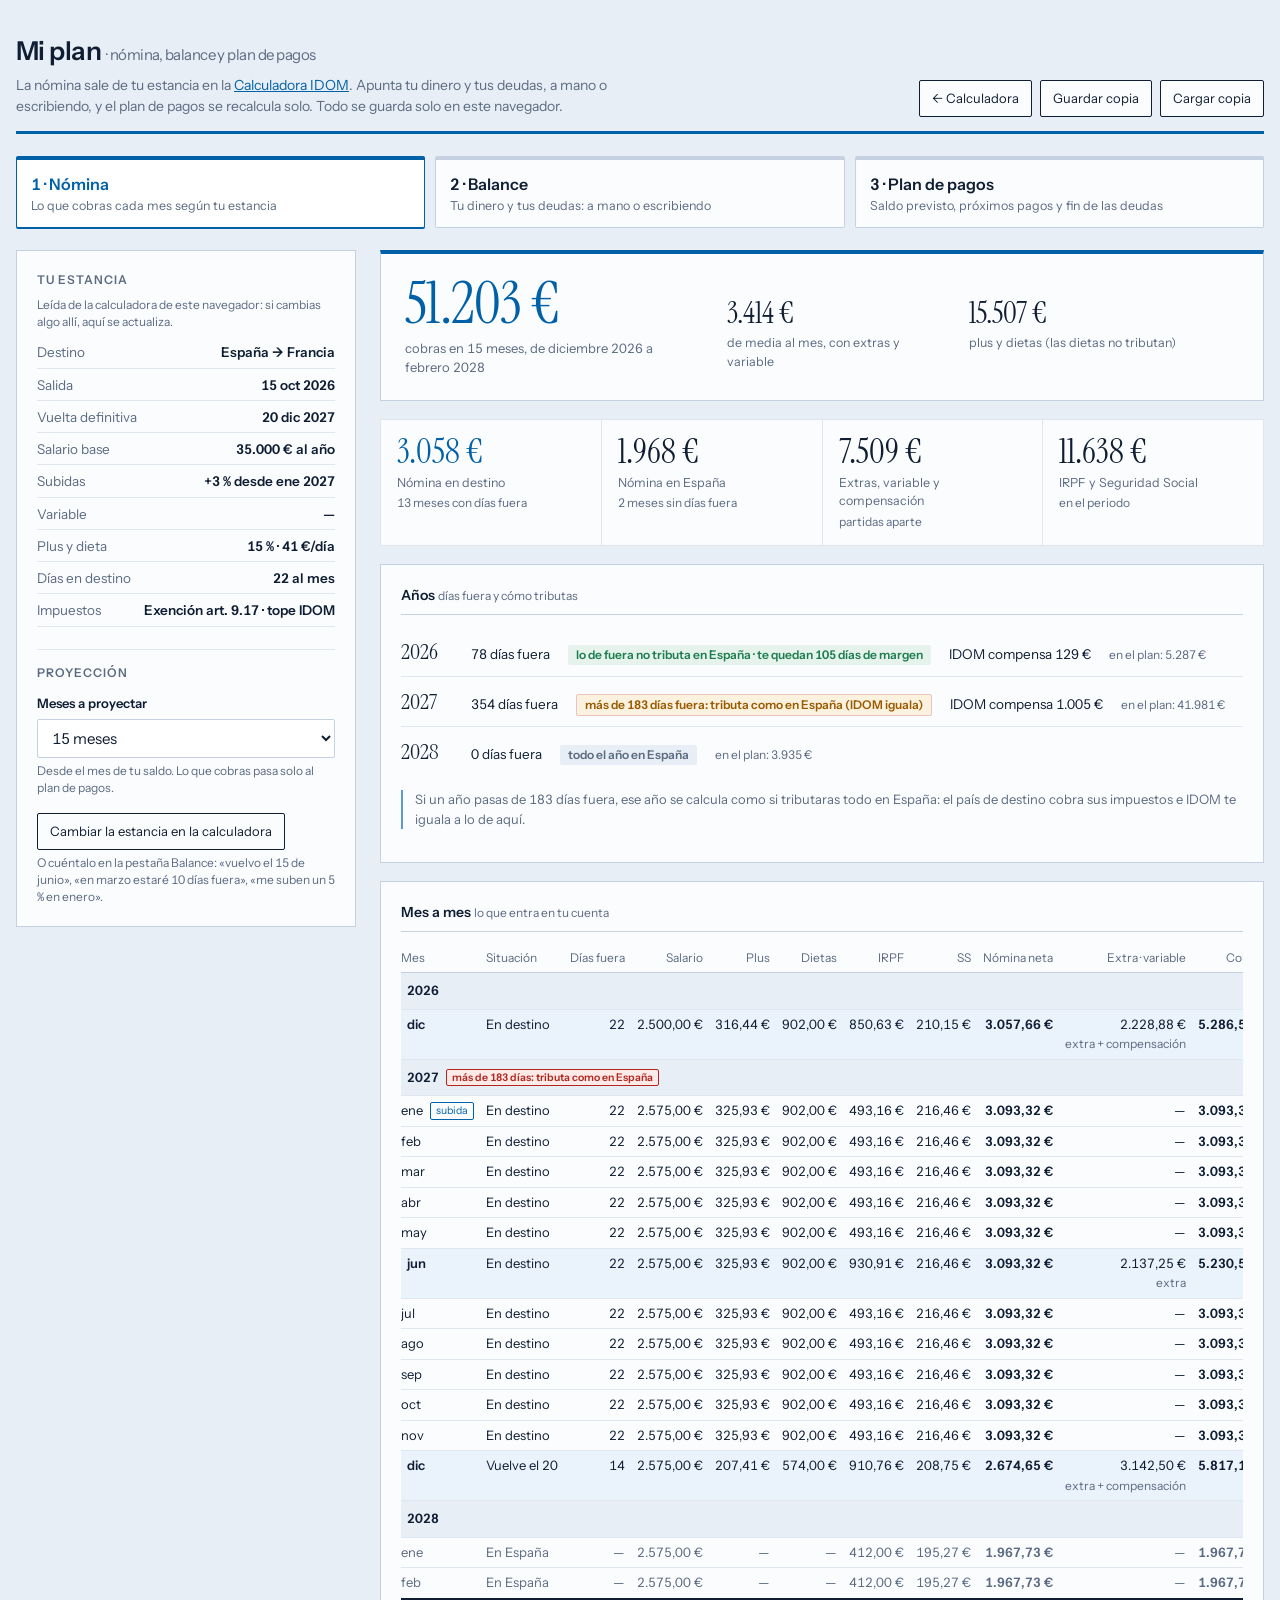
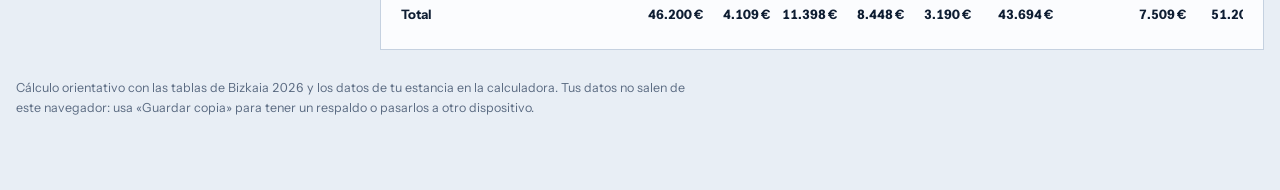
<file: src/plan.html>
<!DOCTYPE html>
<html lang="es">
<head>
<meta charset="utf-8">
<meta name="viewport" content="width=device-width, initial-scale=1, viewport-fit=cover">
<meta name="theme-color" content="#0061A8">
<title>Mi plan · Calculadora IDOM</title>
<link rel="preconnect" href="https://fonts.googleapis.com">
<link rel="preconnect" href="https://fonts.gstatic.com" crossorigin>
<link href="https://fonts.googleapis.com/css2?family=Instrument+Sans:ital,wght@0,400..700;1,400&family=Instrument+Serif:ital@0;1&display=swap" rel="stylesheet">
<link rel="manifest" href="manifest.webmanifest">
<link rel="icon" href="icono.svg" type="image/svg+xml">
<link rel="apple-touch-icon" href="icono-180.png">
<link rel="stylesheet" href="estilos.css">
<link rel="stylesheet" href="plan.css">
</head>
<body class="plan">
<div class="wrap">

<header>
  <div>
    <h1>Mi plan <span class="tag" style="font-size:15px;font-weight:400">· nómina, balance y plan de pagos</span></h1>
    <p>La nómina sale de tu estancia en la <a href="calculadora-idom.html">Calculadora IDOM</a>. Apunta tu dinero y tus deudas, a mano o escribiendo, y el plan de pagos se recalcula solo. Todo se guarda solo en este navegador.</p>
  </div>
  <div class="acciones">
    <a class="btn" href="calculadora-idom.html">← Calculadora</a>
    <button class="btn" type="button" id="btnExportar">Guardar copia</button>
    <button class="btn" type="button" id="btnImportar">Cargar copia</button>
    <input type="file" id="fichero" accept=".json,application/json" hidden>
    <button class="btn" type="button" id="btnDeshacer" hidden>Deshacer</button>
  </div>
</header>

<nav class="modos tabs3" id="tabs" aria-label="Pestañas">
  <button type="button" data-tab="nomina" aria-pressed="true"><b>1 · Nómina</b><span>Lo que cobras cada mes según tu estancia</span></button>
  <button type="button" data-tab="balance" aria-pressed="false"><b>2 · Balance</b><span>Tu dinero y tus deudas: a mano o escribiendo</span></button>
  <button type="button" data-tab="pagos" aria-pressed="false"><b>3 · Plan de pagos</b><span>Saldo previsto, próximos pagos y fin de las deudas</span></button>
</nav>

<!-- ================= 1 · NÓMINA ================= -->
<section id="t-nomina">
<div class="grid">
  <div class="panel" id="formN">
    <h3>Tu estancia</h3>
    <div id="nFuente" class="hint" style="margin:-4px 0 12px"></div>
    <div id="nCfg" class="ficha"></div>
    <h3>Proyección</h3>
    <div class="field"><label class="lab" for="horizonte">Meses a proyectar</label>
      <select id="horizonte">
        <option value="12">12 meses</option><option value="15">15 meses</option><option value="18">18 meses</option>
        <option value="24">24 meses</option><option value="36">36 meses</option>
      </select>
      <div class="hint">Desde el mes de tu saldo. Lo que cobras pasa solo al plan de pagos.</div></div>
    <a class="btn" href="calculadora-idom.html" style="display:inline-block;text-decoration:none">Cambiar la estancia en la calculadora</a>
    <div class="hint">O cuéntalo en la pestaña Balance: «vuelvo el 15 de junio», «en marzo estaré 10 días fuera», «me suben un 5 % en enero».</div>
  </div>
  <div>
    <div id="nAviso"></div>
    <div class="hero" id="nHero"></div>
    <div class="kpis" id="nKpis" style="margin-top:18px"></div>
    <div class="panel" style="margin-top:18px">
      <h2>Años <span class="tag">días fuera y cómo tributas</span></h2>
      <div id="nAnios"></div>
      <p class="note">Si un año pasas de 183 días fuera, ese año se calcula como si tributaras todo en España: el país de destino cobra sus impuestos e IDOM te iguala a lo de aquí.</p>
    </div>
    <div class="panel">
      <h2>Mes a mes <span class="tag">lo que entra en tu cuenta</span></h2>
      <div class="scrollx"><table class="cal" id="nTabla"></table></div>
    </div>
  </div>
</div>
</section>

<!-- ================= 2 · BALANCE ================= -->
<section id="t-balance" hidden>
<div class="grid">
  <div class="panel" id="formB">
    <div class="bloque">
      <h3>Dinero</h3>
      <div class="row2">
        <div class="field"><label class="lab" for="sFecha">Fecha</label><input type="date" id="sFecha"></div>
        <div class="field"><label class="lab" for="sImporte">Saldo en cuenta (€)</label><input type="number" id="sImporte" step="0.01"></div>
      </div>
      <div class="field"><label class="lab" for="sGastos">Gastos de vida al mes (€)</label><input type="number" id="sGastos" step="10">
        <div class="hint">Se restan el día 1 de cada mes en el que no hayas apuntado otro importe de «Gastos de vida».</div></div>
      <button class="btn ok" type="button" id="sGuardar">Guardar saldo</button>
      <div class="hint">Al guardar un saldo nuevo, lo que ya estaba previsto antes de esa fecha sigue pendiente hasta que lo marques como hecho.</div>
    </div>
    <div class="bloque">
      <h3 id="dTitulo">Añadir deuda</h3>
      <form id="dForm">
        <div class="field"><label class="lab" for="dNombre">Nombre</label><input type="text" id="dNombre" required maxlength="60" placeholder="Ej.: préstamo del coche"></div>
        <div class="row2">
          <div class="field"><label class="lab" for="dBloque">Tipo</label>
            <select id="dBloque">
              <option value="fijo">Fija (no se aplaza)</option>
              <option value="aplazable">Aplazable (se paga y se vuelve a pedir)</option>
              <option value="amigo">Amigos y familia</option>
              <option value="aparte">Cuota aparte (no cuenta en el total)</option>
            </select></div>
          <div class="field"><label class="lab" for="dPendiente">Debes hoy (€)</label><input type="number" id="dPendiente" step="0.01" min="0" required></div>
        </div>
        <div class="row2">
          <div class="field"><label class="lab" for="dCuota">Cuota al mes (€, opcional)</label><input type="number" id="dCuota" step="0.01" min="0"></div>
          <div class="field"><label class="lab" for="dDia">Día de pago</label><input type="number" id="dDia" min="1" max="28" value="1"></div>
        </div>
        <div class="field"><label class="lab" for="dNotas">Notas</label><input type="text" id="dNotas" maxlength="240"></div>
        <div class="acciones"><button class="btn ok" type="submit" id="dGuardar">Añadir deuda</button><button class="btn" type="button" id="dCancelar" hidden>Cancelar</button></div>
        <div class="hint">Con cuota, el plan añade sus pagos cada mes hasta saldarla (después del último pago que hayas apuntado a mano).</div>
      </form>
    </div>
    <div class="bloque">
      <h3>Añadir movimiento previsto</h3>
      <form id="mForm">
        <div class="row2">
          <div class="field"><label class="lab" for="mFecha">Fecha</label><input type="date" id="mFecha" required></div>
          <div class="field"><label class="lab" for="mTipo">Tipo</label>
            <select id="mTipo">
              <option value="pago">Pago de una deuda</option>
              <option value="gasto">Gasto</option>
              <option value="ingreso">Ingreso</option>
              <option value="prestamo">Préstamo (entra dinero y se debe)</option>
              <option value="aplazado">Aplazar (pagar y volver a pedir)</option>
            </select></div>
        </div>
        <div class="field"><label class="lab" for="mConcepto">Concepto</label><input type="text" id="mConcepto" required maxlength="120"></div>
        <div class="row2">
          <div class="field"><label class="lab" for="mImporte">Importe (€)</label><input type="number" id="mImporte" step="0.01" min="0" required></div>
          <div class="field"><label class="lab" for="mDeuda">Deuda</label><select id="mDeuda"></select></div>
        </div>
        <div class="row2 solo-prestamo">
          <div class="field"><label class="lab" for="mDebe">A devolver (€)</label><input type="number" id="mDebe" step="0.01" min="0"></div>
        </div>
        <label class="check solo-pago"><input type="checkbox" id="mCierra"> Este pago salda la deuda entera</label>
        <div class="acciones" style="margin-top:12px"><button class="btn ok" type="submit">Añadir</button></div>
      </form>
    </div>
  </div>
  <div>
    <div class="kpis" id="bKpis"></div>
    <div class="panel diario" style="margin-top:18px">
    <h2>Cuéntame qué ha pasado <span class="tag">lo apunto y te explico cómo te afecta</span></h2>
    <div class="msgs" id="msgs" aria-live="polite"></div>
    <div class="quick" id="chips">
      <button type="button">Mi saldo es 650 €</button>
      <button type="button">He pagado la cuota del préstamo</button>
      <button type="button">Me ha llegado la nómina, 2.540 €</button>
      <button type="button">En noviembre estaré 20 días fuera</button>
      <button type="button">Vuelvo definitivamente el 15 de junio</button>
      <button type="button">Me suben un 5 % en enero</button>
      <button type="button">Debo 200 € a Jon</button>
    </div>
    <form class="composer" id="form">
      <textarea id="input" rows="2" placeholder="Ej.: he pagado el préstamo y ahora tengo 420 € en la cuenta" aria-label="Qué ha pasado"></textarea>
      <button class="btn ok" id="send" type="submit">Apuntar</button>
    </form>
    <div class="hechos-bar"><button class="btn mini" type="button" id="clearChat">Borrar conversación</button></div>
  </div>
    <div class="panel">
      <h2>Deudas <span class="tag">lo que debes hoy</span></h2>
      <div id="bDeudas"></div>
    </div>
    <div class="panel">
      <h2>Tus movimientos previstos <span class="tag">los que has apuntado tú</span></h2>
      <div class="lista" id="bMovs"></div>
    </div>
  </div>
</div>
</section>

<!-- ================= 3 · PLAN DE PAGOS ================= -->
<section id="t-pagos" hidden>
  <div class="kpis" id="pKpis"></div>
  <div class="panel" style="margin-top:18px">
    <div class="dash-head"><h2 style="border:0;margin:0;padding:0">Saldo previsto <span class="tag">día a día, si se cumple el plan</span></h2>
      <div class="seg" id="segRango" style="width:auto"><button type="button" data-v="6" aria-pressed="true">6 meses</button><button type="button" data-v="todo" aria-pressed="false">Todo</button></div></div>
    <div id="pSaldo" class="chartbox"></div>
  </div>
  <div class="dos">
    <div class="panel">
      <h2>Próximos 45 días <span class="tag">marca «Hecho» cuando lo pagues o cobres</span></h2>
      <div class="lista" id="pProx"></div>
    </div>
    <div class="panel">
      <h2>Deuda a fin de mes <span class="tag">sin las cuotas aparte</span></h2>
      <div id="pDeuda" class="chartbox" style="margin-top:0"></div>
      <div class="legend" id="pLeyenda"></div>
    </div>
  </div>
  <div class="panel">
    <h2>Mes a mes</h2>
    <div class="scrollx"><table class="cal" id="pTabla"></table></div>
  </div>
</section>

<footer>
  <p>Cálculo orientativo con las tablas de Bizkaia 2026 y los datos de tu estancia en la calculadora. Tus datos no salen de este navegador: usa «Guardar copia» para tener un respaldo o pasarlos a otro dispositivo.</p>
</footer>
</div>

<script src="datos.js"></script>
<script src="motor.js"></script>
<script src="params.js"></script>
<script src="plan.js"></script>
</body>
</html>
</file>
<file: src/estilos.css>
:root{
    /* paleta azul IDOM: cambia --teal para ajustar el azul corporativo */
    --paper:#E8EEF5;
    --card:#FBFCFE;
    --ink:#0F1E33;
    --muted:#5B6B82;
    --line:#C5D1E0;
    --line-soft:#DFE6EF;
    --red:#B3261E;
    --teal:#0061A8;
    --gold:#5B9BD5;
    --tint:#EAF2FB;
    --warn-bg:#FBEAE8;
  }
  *{box-sizing:border-box}
  html,body{margin:0;padding:0}
  body{
    background:var(--paper);
    color:var(--ink);
    font-family:"Instrument Sans",system-ui,sans-serif;
    font-size:15px;
    line-height:1.5;
    -webkit-font-smoothing:antialiased;
    font-variant-numeric:tabular-nums;
  }
  .wrap{max-width:1240px;margin:0 auto;padding:32px 16px 64px}

  header{border-bottom:3px solid var(--teal);padding-bottom:14px;margin-bottom:22px;
    display:flex;flex-wrap:wrap;gap:16px;align-items:flex-end;justify-content:space-between}
  h1{font-size:26px;font-weight:600;letter-spacing:-.02em;margin:0 0 4px}
  header p{margin:0;color:var(--muted);max-width:70ch;font-size:14px}
  .acciones{display:flex;gap:8px;flex-wrap:wrap}
  .btn{font:inherit;font-size:13px;padding:8px 12px;border:1px solid var(--ink);background:var(--card);
    color:var(--ink);cursor:pointer;border-radius:2px}
  .btn:hover{background:var(--ink);color:#fff}
  .btn.reset{border-color:var(--red);color:var(--red)}
  .btn.reset:hover{background:var(--red);color:#fff}
  .btn.ok{background:var(--teal);border-color:var(--teal);color:#fff}
  a.btn{display:inline-block;text-decoration:none}
  .btn.plan-link{border-color:var(--teal);color:var(--teal);font-weight:600}
  .btn.plan-link:hover{background:var(--teal);color:#fff}

  .grid{display:grid;grid-template-columns:340px minmax(0,1fr);gap:24px;align-items:start}
  @media (max-width:900px){.grid{grid-template-columns:minmax(0,1fr)}}
  .grid > *{min-width:0}
  body.m-estancia .wrap{max-width:1680px}
  body.m-estancia .grid{grid-template-columns:320px minmax(0,1fr)}
  @media (max-width:900px){body.m-estancia .grid{grid-template-columns:minmax(0,1fr)}}
  .dos{display:grid;grid-template-columns:minmax(0,1fr) minmax(0,1fr);gap:18px;margin-top:18px}
  .dos > .panel{margin-top:0 !important}
  @media (max-width:1150px){.dos{grid-template-columns:minmax(0,1fr)}}
  #eCalPanel .scrollx table{min-width:1000px}
  #eAnios td{padding-right:12px}
  #eResumen td.n{padding-left:14px}
  #eAnios td:last-child{padding-right:0}
  table.cal td{white-space:nowrap}
  body.m-comparador .grid{grid-template-columns:minmax(0,1fr)}
  .slots{display:grid;grid-template-columns:repeat(2,minmax(0,1fr));gap:18px}
  @media (max-width:900px){.slots{grid-template-columns:minmax(0,1fr)}}
  .slots .panel{margin-top:0 !important}
  .cmp-slot h2 .dot{display:inline-block;width:10px;height:10px;border-radius:2px;margin-right:6px;vertical-align:0}
  .cmp-slot .acciones{margin:4px 0 12px}
  .cmp-slot .btn{font-size:12.5px;padding:6px 10px}
  .cmp-info{font-size:13px;color:var(--muted)}
  .cmp-info b{color:var(--ink)}
  .cmp-vacio{padding:18px;border:1px dashed var(--line);color:var(--muted);font-size:13.5px;text-align:center}
  #cmpTabla td.n{padding-left:14px}
  .dash-head{display:flex;flex-wrap:wrap;gap:8px 24px;align-items:baseline;justify-content:space-between;margin-bottom:14px}
  .kpis{display:grid;grid-template-columns:repeat(4,minmax(0,1fr));gap:1px;background:var(--line-soft);border:1px solid var(--line-soft)}
  @media (max-width:1100px){.kpis{grid-template-columns:repeat(2,minmax(0,1fr))}}
  .kpi{background:var(--card);padding:14px 16px;min-width:0}
  .kpi .v{font-family:"Instrument Serif",Georgia,serif;font-size:34px;line-height:1.05;white-space:nowrap}
  .kpi .l{font-size:12.5px;color:var(--muted);margin-top:4px}
  .kpi .s{font-size:12px;color:var(--muted);margin-top:2px}
  .kpi.main .v{color:var(--teal);font-size:44px}
  .kpi.pos .v{color:var(--teal)}
  @media (max-width:500px){.kpi .v{font-size:26px}.kpi.main .v{font-size:32px}}
  table.cal tr.yrow td{background:var(--paper);font-weight:600;padding:8px 6px;white-space:normal}
  table.cal tr.ysub td{border-top:1px solid var(--ink);font-weight:600}
  .pill.nores{color:var(--teal);background:#E2EEF9}
  .pill.alerta{color:var(--red);background:var(--warn-bg);white-space:nowrap}
  .pill.res{color:var(--muted)}

  .panel{background:var(--card);border:1px solid var(--line);padding:20px}
  .panel + .panel{margin-top:18px}
  .panel h3{font-size:12px;text-transform:uppercase;letter-spacing:.08em;color:var(--muted);
    margin:22px 0 12px;padding-top:14px;border-top:1px solid var(--line-soft);font-weight:600}
  .panel h3:first-of-type{margin-top:0;border-top:0;padding-top:0}

  .field{margin-bottom:16px}
  .field:last-child{margin-bottom:0}
  label.lab{display:block;font-size:13px;font-weight:600;margin-bottom:6px}
  .hint{font-size:12px;color:var(--muted);margin-top:5px;line-height:1.4}
  .row2{display:grid;grid-template-columns:minmax(0,1fr) minmax(0,1fr);gap:10px}
  .fechas-est{row-gap:12px;align-items:end}
  .row2 input[type=date]{padding:8px 6px;font-size:14px}

  input[type=number],input[type=date],input[type=month],input[type=text],select{
    width:100%;font:inherit;font-variant-numeric:tabular-nums;
    padding:8px 10px;border:1px solid var(--line);background:#fff;color:var(--ink);border-radius:2px;
  }
  input:focus,select:focus,.seg button:focus-visible,.btn:focus-visible{outline:2px solid var(--teal);outline-offset:1px}
  .big-input{font-size:22px;font-weight:600;padding:10px}

  .seg{display:flex;border:1px solid var(--line);border-radius:2px;overflow:hidden;background:#fff}
  .seg button{
    flex:1;font:inherit;font-size:13px;padding:8px 4px;border:0;background:#fff;color:var(--muted);
    cursor:pointer;border-right:1px solid var(--line-soft);
  }
  .seg button:last-child{border-right:0}
  .seg button[aria-pressed=true]{background:var(--ink);color:#fff;font-weight:600}
  .modos{display:grid;grid-template-columns:repeat(4,minmax(0,1fr));gap:10px;margin-bottom:22px}
  @media (max-width:1000px){.modos{grid-template-columns:repeat(2,minmax(0,1fr))}}
  @media (max-width:700px){.modos{grid-template-columns:1fr}}
  .modos button{font:inherit;text-align:left;cursor:pointer;background:var(--card);color:var(--ink);
    border:1px solid var(--line);border-top:4px solid var(--line);padding:12px 14px;border-radius:2px}
  .modos button:hover{border-color:var(--ink)}
  .modos button b{display:block;font-size:16px;font-weight:600;margin-bottom:2px}
  .modos button span{display:block;font-size:12.5px;color:var(--muted);line-height:1.35}
  .modos button[aria-pressed=true]{border-color:var(--teal);border-top-color:var(--teal);background:#fff;
    box-shadow:0 1px 0 var(--teal)}
  .modos button[aria-pressed=true] b{color:var(--teal)}
  tr.sec td{font-size:11px;text-transform:uppercase;letter-spacing:.08em;color:var(--muted);
    padding-top:14px;border-bottom:1px solid var(--line)}

  .check{display:flex;gap:8px;align-items:center;font-size:13.5px}

  details{margin-top:18px;border-top:1px solid var(--line-soft);padding-top:12px}
  summary{cursor:pointer;font-size:13px;color:var(--muted)}
  summary:hover{color:var(--ink)}
  .adv{display:grid;grid-template-columns:1fr 1fr;gap:12px;margin-top:14px}
  .adv .field{margin-bottom:0}
  .adv label.lab{font-size:11.5px;font-weight:500;color:var(--muted)}
  .adv input{padding:6px 8px;font-size:13px}

  /* subidas */
  .sub-row{display:grid;grid-template-columns:22px 74px 1fr 28px;gap:6px;align-items:center;margin-bottom:6px}
  .sub-row .n{font-size:12px;color:var(--muted)}
  .sub-row input{padding:6px 7px;font-size:13.5px}
  .sub-del{border:0;background:none;color:var(--muted);font-size:18px;line-height:1;cursor:pointer;padding:4px;border-radius:2px}
  .sub-del:hover{color:var(--red);background:var(--warn-bg)}
  .quick{display:flex;gap:6px;flex-wrap:wrap;margin-top:8px}
  .quick button{font:inherit;font-size:12.5px;padding:6px 9px;border:1px solid var(--line);background:#fff;
    color:var(--ink);cursor:pointer;border-radius:2px}
  .quick button:hover{border-color:var(--ink)}
  .vacio{font-size:13px;color:var(--muted);padding:6px 0}

  /* resultados */
  .hero{background:var(--card);border:1px solid var(--line);border-top:4px solid var(--teal);padding:22px 24px}
  .hero .row{display:flex;flex-wrap:wrap;gap:34px;align-items:baseline}
  .figure{font-family:"Instrument Serif",Georgia,serif;font-size:58px;line-height:.95;letter-spacing:-.01em;color:var(--teal)}
  .figure span{font-size:26px}
  .fig-lab{font-size:13px;color:var(--muted);margin-top:8px;max-width:32ch}
  .sub{font-family:"Instrument Serif",Georgia,serif;font-size:30px;line-height:1;color:var(--ink)}
  .sub-lab{font-size:12.5px;color:var(--muted);margin-top:6px;max-width:26ch}

  .cols{display:grid;grid-template-columns:1fr 1fr;gap:18px;margin-top:18px}
  @media (max-width:760px){.cols{grid-template-columns:1fr}}

  h2{font-size:14px;font-weight:600;margin:0 0 12px;padding-bottom:8px;border-bottom:1px solid var(--line)}
  h2 .tag{font-weight:400}
  table{width:100%;border-collapse:collapse;font-size:14px}
  td,th{padding:6px 0;border-bottom:1px solid var(--line-soft);vertical-align:baseline;text-align:left;font-weight:400}
  td.n,th.n{text-align:right;font-variant-numeric:tabular-nums;white-space:nowrap}
  tr.total td{border-bottom:0;border-top:2px solid var(--ink);font-weight:700;padding-top:9px}
  tr.neg td.n,td.neg{color:var(--red)}
  .tag{font-size:12px;color:var(--muted)}
  .th td,thead th{color:var(--muted);font-size:12px;border-bottom:1px solid var(--line)}
  td.pos{color:var(--teal);font-weight:600}

  .note{margin-top:14px;font-size:13px;line-height:1.5;color:var(--muted);border-left:2px solid var(--gold);padding-left:12px}
  .note b{color:var(--ink);font-weight:600}
  .note:empty{display:none}

  .scrollx{overflow-x:auto;-webkit-overflow-scrolling:touch}
  .scrollx table{min-width:760px}
  .ancho{overflow-x:auto}
  .th td.n{white-space:normal}
  td.sep,th.sep{border-left:1px solid var(--line);padding-left:8px}
  td.warn{color:var(--red);font-weight:600}
  tr.cliff td{background:var(--warn-bg)}

  /* calendario */
  table.cal{font-size:13px}
  table.cal th,table.cal td{padding:5px 6px}
  table.cal td:first-child,table.cal th:first-child{padding-left:0}
  table.cal tr.fuera td{color:var(--muted)}
  table.cal tr.extra td{background:var(--tint)}
  table.cal tr.extra td:first-child{font-weight:600;padding-left:6px}
  table.cal tfoot td{border-top:2px solid var(--ink);border-bottom:0;font-weight:700}
  table.cal td.b{font-weight:600}
  table.cal input.dias{width:56px;padding:3px 5px;font-size:13px;text-align:right}
  table.cal tr.ov input.dias{border-color:var(--red);background:var(--warn-bg)}
  .pill{display:inline-block;font-size:10.5px;padding:0 5px;border:1px solid currentColor;border-radius:2px;
    margin-left:4px;vertical-align:1px;line-height:1.5}
  .pill.up{color:var(--teal)}
  .pill.dest{color:var(--gold)}
  .yh{display:flex;justify-content:space-between;align-items:baseline;flex-wrap:wrap;gap:8px;margin:26px 0 6px}
  .yh:first-child{margin-top:4px}
  .yh b{font-family:"Instrument Serif",Georgia,serif;font-size:26px;font-weight:400}
  .resumen-anio{display:flex;flex-wrap:wrap;gap:6px 26px;font-size:13px;color:var(--muted);padding:10px 0 4px}
  .resumen-anio b{color:var(--ink)}

  .cfg{display:flex;flex-wrap:wrap;gap:6px 26px;font-size:13px;color:var(--muted);margin-top:14px;padding-top:12px;border-top:1px solid var(--line-soft)}
  .cfg b{color:var(--ink)}

  .chartbox{margin-top:18px}
  .legend{display:flex;gap:18px;font-size:12.5px;color:var(--muted);margin-bottom:10px;flex-wrap:wrap}
  .key{display:inline-block;width:18px;height:2px;vertical-align:middle;margin-right:6px}
  .key.bar{height:10px;width:10px}
  svg{display:block;width:100%;height:auto}

  .aviso{padding:16px;background:var(--warn-bg);border:1px solid #EBC4C0;color:var(--red);font-size:14px}

  body:not(.m-desglose) .solo-desglose,
  body:not(.m-subidas) .solo-subidas,
  body:not(.m-estancia) .solo-estancia,
  body:not(.m-comparador) .solo-comparador,
  body.m-comparador .no-estancia,
  body.m-comparador #form,
  body:not(.per-custom) .solo-custom,
  body:not(.con-est2) .solo-est2,
  body:not(.reg-917) .solo-917,
  body:not(.dias-fijo) .solo-dias-fijo,
  body.m-comparador .no-comparador,
  body:not(.euros-hoy) .solo-euros-hoy,
  body.con-est2 .no-est2,
  body.m-desglose .no-desglose,
  body.m-estancia .no-estancia,
  body.p12 .solo-14,
  body:not(.irpf-manual) .solo-manual,
  body:not(.irpf-tabla) .solo-tabla{display:none !important}

  footer{margin-top:28px;font-size:12.5px;color:var(--muted);line-height:1.6;max-width:84ch}
  footer p{margin:0 0 8px}

  /* ================= MÓVIL ================= */
  #barraMovil{display:none}
  @media (max-width:900px){
    .wrap{padding:14px 12px calc(96px + env(safe-area-inset-bottom))}
    header{gap:10px;margin-bottom:12px;padding-bottom:10px}
    h1{font-size:20px;line-height:1.2}
    h1 .tag{display:block;font-size:13px !important}
    header p{display:none}
    .acciones{display:grid;grid-template-columns:repeat(2,minmax(0,1fr));gap:6px;width:100%}
    .acciones .btn{padding:10px 8px;font-size:13px;min-height:42px}

    /* pestañas compactas y fijas arriba */
    .modos{position:sticky;top:0;z-index:20;display:flex !important;gap:6px;overflow-x:auto;
      margin:0 -12px 14px;padding:8px 12px;background:var(--paper);scrollbar-width:none;
      box-shadow:0 6px 10px -10px rgba(15,30,51,.5)}
    .modos::-webkit-scrollbar{display:none}
    .modos button{flex:0 0 auto;padding:9px 14px;border-top-width:1px;border-radius:20px;min-height:40px}
    .modos button span{display:none}
    .modos button b{font-size:14px;margin:0;white-space:nowrap}
    .modos button[aria-pressed=true]{background:var(--teal);border-color:var(--teal)}
    .modos button[aria-pressed=true] b{color:#fff}

    /* tamaños táctiles y sin zoom en iPhone */
    input[type=number],input[type=date],input[type=month],input[type=text],select,
    .adv input,.sub-row input,table.cal input.dias{font-size:16px !important}
    input[type=number],input[type=date],input[type=month],select{min-height:44px}
    .big-input{font-size:22px !important}
    .seg button{min-height:42px;font-size:14px}
    .quick button{min-height:38px;padding:7px 12px}
    .check{font-size:15px}
    .check input{width:20px;height:20px}
    .panel{padding:16px 14px}
    .sub-row{grid-template-columns:20px 80px 1fr 36px}

    /* resultados */
    .hero{padding:16px 14px}
    .hero .row{gap:16px 26px}
    .figure{font-size:44px}
    .sub{font-size:24px}
    .kpi{padding:12px}
    .kpi .v{font-size:24px}
    .kpi.main .v{font-size:30px}
    .kpi .s{font-size:11.5px}
    h2{font-size:15px}

    /* tablas: mes fijo a la izquierda al deslizar */
    .scrollx{margin:0 -14px;padding:0 14px}
    table.cal{font-size:12.5px}
    table.cal th:first-child,table.cal td:first-child:not([colspan]){position:sticky;left:0;z-index:2;background:var(--card);
      box-shadow:6px 0 6px -6px rgba(15,30,51,.25)}
    table.cal input.dias{width:58px;min-height:36px}

    /* gráficos legibles */
    svg text{font-size:22px}
    #chartCmp text{font-size:32px}

    /* barra fija con el resultado */
    #barraMovil{display:flex;position:fixed;left:0;right:0;bottom:0;z-index:30;align-items:center;gap:10px;
      padding:10px 12px calc(10px + env(safe-area-inset-bottom));background:var(--ink);color:#fff;
      box-shadow:0 -6px 18px rgba(15,30,51,.25)}
    #barraMovil .bm-txt{flex:1;min-width:0;line-height:1.2}
    #barraMovil .bm-v{font-family:"Instrument Serif",Georgia,serif;font-size:24px;white-space:nowrap;overflow:hidden;text-overflow:ellipsis}
    #barraMovil .bm-l{font-size:11.5px;opacity:.75;white-space:nowrap;overflow:hidden;text-overflow:ellipsis}
    #barraMovil button{font:inherit;font-size:13px;font-weight:600;border:1px solid rgba(255,255,255,.4);background:transparent;
      color:#fff;border-radius:20px;padding:9px 14px;min-height:40px}
    #barraMovil button.on{background:#fff;color:var(--ink);border-color:#fff}
  }

  /* ================= INFORME (IMPRESIÓN / PDF) ================= */
  #impresion{display:none}
  @media print{
    @page{size:A4;margin:12mm}
    :root{--paper:#fff}
    html,body{background:#fff !important}
    body{font-size:11px;-webkit-print-color-adjust:exact;print-color-adjust:exact}
    .wrap{max-width:none !important;padding:0 !important}
    header .acciones,.modos,#form,#barraMovil,.btn,.quick,details,#btnResetDias{display:none !important}
    header{border-bottom:2px solid var(--teal);margin-bottom:8px}
    header p{display:none}
    h1{font-size:18px}
    .grid,body.m-estancia .grid,body.m-comparador .grid{display:block !important}
    #impresion{display:block;font-size:11px;color:var(--muted);margin:0 0 10px;line-height:1.5}
    #impresion b{color:var(--ink)}
    .panel,.hero{box-shadow:none;border-color:#c8d0dc;padding:10px 12px;margin-top:10px !important}
    .hero,.kpis,.dos>.panel,svg{break-inside:avoid;page-break-inside:avoid}
    .dos{display:block}
    .scrollx,.ancho{overflow:visible !important;margin:0 !important;padding:0 !important}
    .scrollx table,#eCalPanel .scrollx table{min-width:0 !important}
    table{font-size:9.5px}
    table.cal{font-size:8.5px}
    table.cal th,table.cal td{padding:2px 3px}
    table.cal th:first-child,table.cal td:first-child{position:static !important;box-shadow:none !important}
    table.cal input.dias{border:0;background:none;width:auto;padding:0;font-size:8.5px !important;min-height:0;text-align:right}
    tr{break-inside:avoid}
    svg{max-height:200px}
    svg text{font-size:11px !important}
    .figure{font-size:34px}
    .kpi .v{font-size:20px}
    .kpi.main .v{font-size:26px}
    footer{font-size:8.5px;max-width:none;columns:2;column-gap:20px}
    a{color:inherit;text-decoration:none}
    .tag{font-size:.85em}
    #eAnios,#cmpTabla{font-size:8px}
    #eAnios td{padding-right:5px}
    .pill{font-size:7.5px;white-space:nowrap;padding:0 3px}
    .hint,.note{font-size:9.5px}
  }
</file>
<file: src/plan.css>
/* «Mi plan»: usa estilos.css de la calculadora; aquí solo lo propio del plan */
  :root{--ok:#1E7D4F;--ok-bg:#E5F3EC;--aviso:#9A5B00;--aviso-bg:#FBF1DF;
    --fijo:#0061A8;--aplazable:#D9822B;--amigo:#2E9E6B;--aparte:#8A99AD}
  body.plan .wrap{max-width:1480px}
  .modos.tabs3{grid-template-columns:repeat(3,minmax(0,1fr))}
  @media (max-width:700px){.modos.tabs3{grid-template-columns:1fr}}
  .grid > div > .panel:first-child{margin-top:0}
  .grid > div > .kpis + .panel,.grid > div > .hero + .kpis{margin-top:18px}
  .grid > div > .panel + .panel{margin-top:18px}
  .bloque + .bloque{margin-top:22px;padding-top:16px;border-top:1px solid var(--line-soft)}
  .bloque h3{margin-top:0 !important;border-top:0 !important;padding-top:0 !important}
  a{color:var(--teal)}
  a.btn{display:inline-block;text-decoration:none}
  .btn.mini{font-size:12px;padding:4px 9px}
  .btn.hecho{font-size:12px;padding:3px 9px;border-color:var(--teal);color:var(--teal)}
  .btn.hecho:hover{background:var(--teal);color:#fff}
  .btn.quitar{font-size:12px;padding:3px 8px;border-color:var(--line);color:var(--muted)}
  .btn.quitar:hover{background:var(--red);border-color:var(--red);color:#fff}

  /* ficha de la estancia */
  .ficha{display:grid;gap:6px;font-size:13.5px}
  .ficha div{display:flex;justify-content:space-between;gap:12px;border-bottom:1px solid var(--line-soft);padding-bottom:5px}
  .ficha span{color:var(--muted)}
  .ficha b{font-weight:600;text-align:right}

  /* años */
  .anio{display:flex;flex-wrap:wrap;gap:6px 18px;align-items:baseline;padding:8px 0;border-bottom:1px solid var(--line-soft);font-size:13.5px}
  .anio:last-child{border-bottom:0}
  .anio b.y{font-family:"Instrument Serif",Georgia,serif;font-size:22px;font-weight:400;min-width:52px}
  .estado{display:inline-block;font-size:12px;font-weight:600;padding:1px 8px;border-radius:2px}
  .estado.ok{color:var(--ok);background:var(--ok-bg)}
  .estado.aviso{color:var(--aviso);background:var(--aviso-bg)}
  .estado.mal{color:var(--red);background:var(--warn-bg)}
  .estado.neutro{color:var(--muted);background:var(--paper)}

  /* listas */
  .lista{display:grid}
  .fila{display:grid;grid-template-columns:64px minmax(0,1fr) auto;gap:10px;align-items:center;padding:8px 0;border-bottom:1px solid var(--line-soft)}
  .fila:last-child{border-bottom:0}
  .fila .f{font-size:12.5px;color:var(--muted);font-variant-numeric:tabular-nums}
  .fila small{display:block;color:var(--muted);font-size:12px}
  .fila .a{text-align:right;display:flex;gap:8px;align-items:center;justify-content:flex-end;white-space:nowrap;font-variant-numeric:tabular-nums}
  .entra{color:var(--ok);font-weight:600}
  .grupo{margin-top:16px}
  .grupo:first-child{margin-top:0}
  .grupo-hd{display:flex;justify-content:space-between;gap:10px;font-size:11px;text-transform:uppercase;letter-spacing:.08em;color:var(--muted);
    padding-bottom:6px;border-bottom:1px solid var(--line);font-weight:600}
  .grupo-hd i,.legend i{display:inline-block;width:10px;height:10px;border-radius:2px;margin-right:6px;vertical-align:-1px}
  .deuda{display:grid;grid-template-columns:minmax(0,1fr) auto auto;gap:4px 12px;align-items:center;padding:8px 0;border-bottom:1px solid var(--line-soft)}
  .deuda small{grid-column:1/-1;color:var(--muted);font-size:12px}
  .deuda .n{font-variant-numeric:tabular-nums;text-align:right}
  .deuda .acc{display:flex;gap:6px}
  .row-ctl{display:flex;gap:10px;align-items:center;margin-bottom:10px}

  /* cuéntame */
  .msgs{max-height:380px;min-height:90px;overflow-y:auto;display:flex;flex-direction:column;gap:9px;padding:4px 0 12px}
  .msg{max-width:92%;padding:9px 12px;font-size:14px;overflow-wrap:anywhere;border-radius:2px}
  .msg.u{align-self:flex-end;background:var(--teal);color:#fff;white-space:pre-wrap}
  .msg.a{align-self:flex-start;background:var(--tint);border:1px solid var(--line-soft)}
  .msg.a p{margin:0 0 6px}.msg.a p:last-child{margin-bottom:0}
  .msg.a ul{margin:2px 0 6px;padding-left:18px}
  .msg.imp{align-self:stretch;max-width:none;background:var(--card);border:1px solid var(--line);border-left:3px solid var(--teal);font-size:13px;display:grid;gap:2px}
  .msg.imp b{font-size:12px;text-transform:uppercase;letter-spacing:.08em;color:var(--muted);margin-bottom:3px}
  .msg.imp .sub{padding-left:12px;color:var(--muted)}
  .msg.imp .mal{color:var(--red);font-weight:600}
  .composer{display:flex;gap:8px;align-items:flex-end;margin-top:10px}
  .composer textarea{flex:1;min-width:0;resize:vertical;font:inherit;font-size:15px;padding:8px 10px;border:1px solid var(--line);border-radius:2px;background:#fff;color:var(--ink);min-height:44px}
  .composer textarea:focus{outline:2px solid var(--teal);outline-offset:1px}
  .hechos-bar{display:flex;justify-content:flex-end;margin-top:8px}

  body:not(.t-prestamo) .solo-prestamo,
  body:not(.t-pago) .solo-pago{display:none !important}
  .vacio-grande{padding:22px;border:1px dashed var(--line);color:var(--muted);text-align:center;font-size:14px}
  @media (max-width:900px){
    .msgs{max-height:320px}
    .fila{grid-template-columns:52px minmax(0,1fr) auto}
  }
</file>
